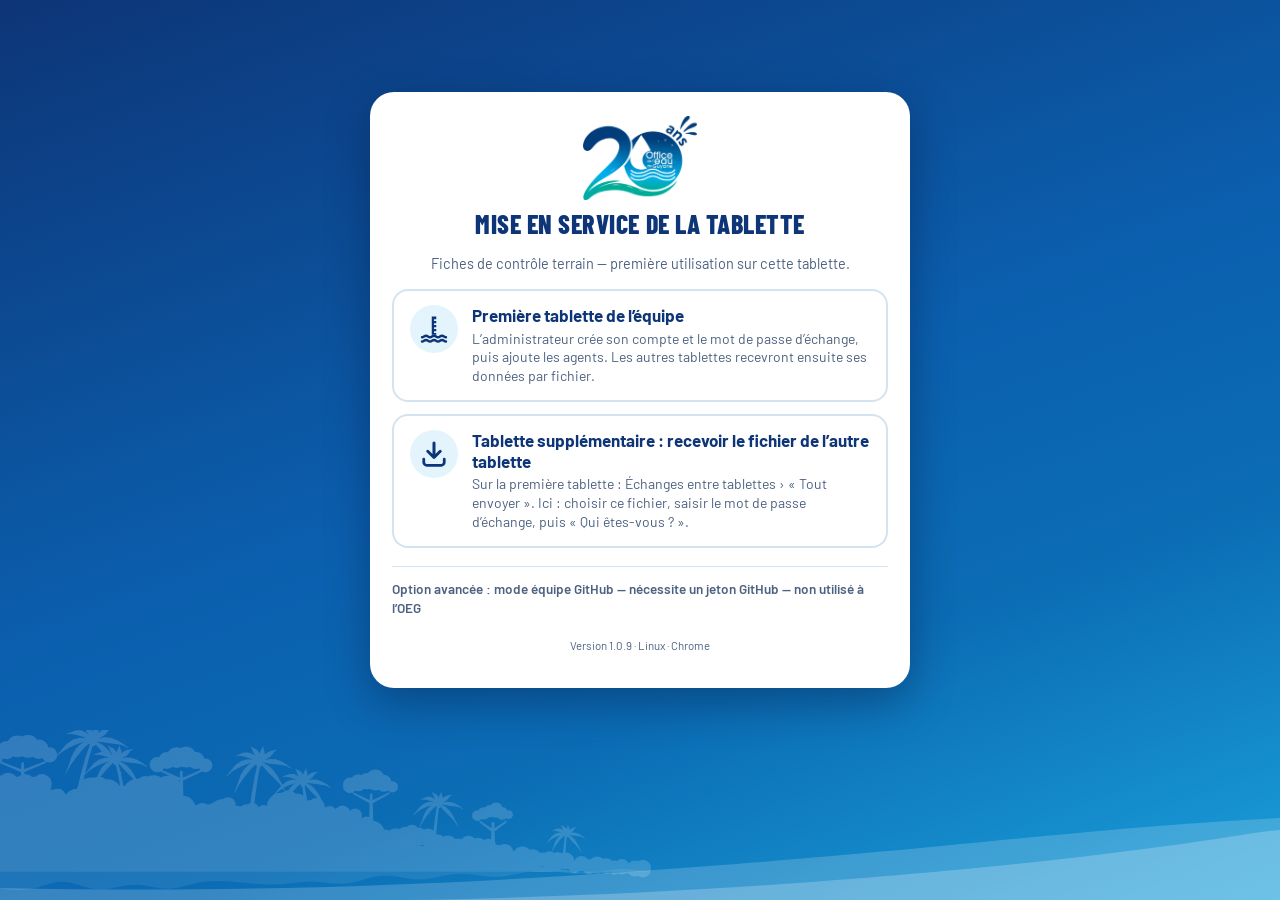
<file: index.html>
<!DOCTYPE html>
<html lang="fr">
<head>
<meta charset="utf-8">
<meta name="viewport" content="width=device-width,initial-scale=1,viewport-fit=cover,interactive-widget=resizes-content">
<meta name="theme-color" content="#0d3577">
<meta name="description" content="Fiches de contrôle terrain des prestations de prélèvement (cours d’eau, eaux souterraines, suivi biologique) — Office de l’Eau de Guyane. Fonctionne hors connexion.">
<meta name="mobile-web-app-capable" content="yes">
<meta name="apple-mobile-web-app-capable" content="yes">
<meta name="apple-mobile-web-app-title" content="Contrôle OEG">
<title>Fiches de contrôle terrain — OEG</title>
<link rel="manifest" href="manifest.webmanifest">
<link rel="icon" href="icons/icon-192.png">
<link rel="apple-touch-icon" href="icons/icon-192.png">
<link rel="preload" href="fonts/Barlow-Regular.woff2" as="font" type="font/woff2" crossorigin>
<link rel="preload" href="fonts/Barlow-SemiBold.woff2" as="font" type="font/woff2" crossorigin>
<link rel="preload" href="fonts/Barlow-Bold.woff2" as="font" type="font/woff2" crossorigin>
<link rel="preload" href="fonts/BarlowCondensed-ExtraBold.woff2" as="font" type="font/woff2" crossorigin>
<link rel="stylesheet" href="vendor/leaflet/leaflet.css">
<link rel="stylesheet" href="styles.css">
<link rel="stylesheet" href="css/sheet.css">
<link rel="stylesheet" href="css/audit-sheet.css">
<link rel="stylesheet" href="css/station.css">
<link rel="stylesheet" href="css/attendus.css">
<script>
/* Filet de sécurité : toute erreur JavaScript non interceptée s'affiche en bandeau (même très tôt
   dans le chargement), au lieu d'un comportement silencieux incompréhensible sur le terrain. */
(function(){
  var seen=[];
  function show(msg){
    if(seen.indexOf(msg)!==-1)return;seen.push(msg);
    var line=document.createElement('div');
    line.setAttribute('role','alert');
    line.style.cssText='position:fixed;left:0;right:0;bottom:0;z-index:99999;background:#a3261f;color:#fff;padding:10px 14px;font:13px/1.4 -apple-system,Segoe UI,Roboto,Arial,sans-serif;display:flex;gap:10px';
    var t=document.createElement('div');t.style.flex='1';t.textContent='⚠ Erreur : '+msg+' — vos données déjà enregistrées sont conservées. Faites une capture de ce message si le problème persiste.';
    var b=document.createElement('button');b.textContent='×';b.style.cssText='background:none;border:0;color:#fff;font-size:22px';b.onclick=function(){line.remove()};
    line.appendChild(t);line.appendChild(b);(document.body||document.documentElement).appendChild(line);
  }
  window.addEventListener('error',function(e){if(e&&e.message)show(e.message+(e.filename?' ('+String(e.filename).split('/').pop()+':'+e.lineno+')':''))});
  window.addEventListener('unhandledrejection',function(e){var r=e&&e.reason;show(r&&r.message?r.message:String(r))});
})();
</script>
<script src="version.js"></script>
</head>
<body>
<div id="app"><div class="auth"><div class="auth-card"><img class="logo" src="icons/logo-oeg-rond.png" alt="Office de l’Eau de Guyane" width="84" height="84"><h1>Fiches de contrôle terrain</h1><p class="sub">Office de l’Eau de Guyane — chargement…</p></div></div></div>
<script>
/* Logo choisi en Administration (copie locale de js/ui/logo.js) : affiché dès le chargement. */
try{var oegLogo=JSON.parse(localStorage.getItem('oeg-ct:logo')||'null');if(oegLogo&&/^data:image\/png;base64,/.test(oegLogo.dataUrl)){var oegImg=document.querySelector('#app .logo');if(oegImg){oegImg.src=oegLogo.dataUrl;oegImg.className+=' is-custom';}}}catch(e){}
</script>
<div id="toast-root" aria-live="polite"></div>
<noscript><p style="padding:20px">Cette application nécessite JavaScript.</p></noscript>
<script src="vendor/leaflet/leaflet.js"></script>
<script type="module" src="js/main.js"></script>
<script>
if('serviceWorker' in navigator){
  window.addEventListener('load',function(){
    navigator.serviceWorker.register('sw.js',{scope:'./',updateViaCache:'none'}).then(function(reg){
      reg.update().catch(function(){});
      document.addEventListener('visibilitychange',function(){if(document.visibilityState==='visible')reg.update().catch(function(){})});
    }).catch(function(){});
  });
}
if(navigator.storage&&navigator.storage.persist){navigator.storage.persist().catch(function(){})}
</script>
</body>
</html>
</file>
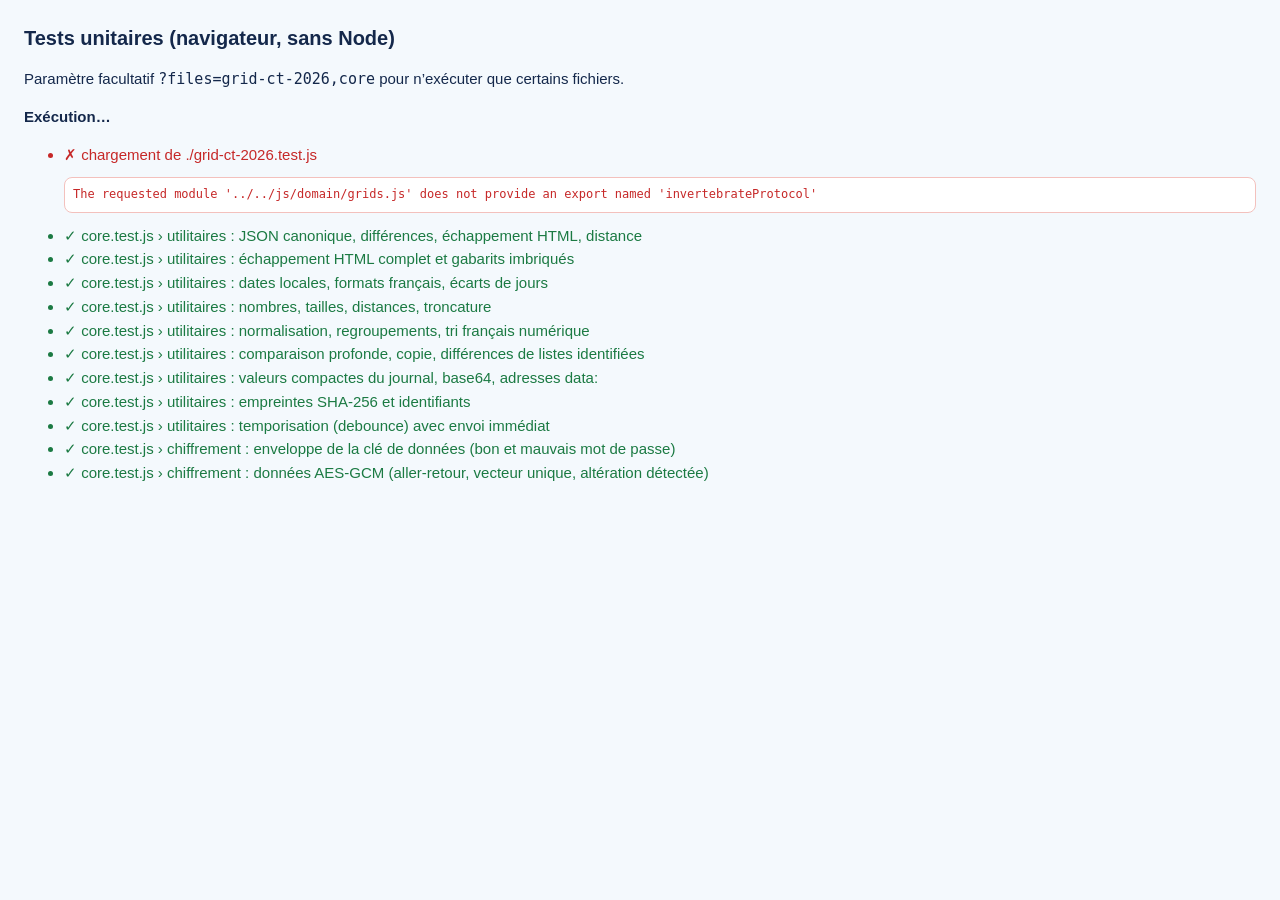
<file: tests/unit/index.html>
<!DOCTYPE html>
<html lang="fr">
<head>
<meta charset="utf-8">
<meta name="viewport" content="width=device-width,initial-scale=1">
<title>Tests unitaires — Fiches de contrôle terrain OEG</title>
<style>
  body{font:15px/1.45 -apple-system,"Segoe UI",Roboto,Arial,sans-serif;margin:24px;color:#14284b;background:#f4f9fd}
  h1{font-size:20px;margin:0 0 6px}
  #sum{font-weight:700;margin:10px 0 16px}
  .ok{color:#1b7a43}.ko{color:#c62828}
  li{margin:2px 0}
  pre{white-space:pre-wrap;background:#fff;border:1px solid #f3c1bd;border-radius:8px;padding:8px;font-size:12px}
</style>
</head>
<body>
<h1>Tests unitaires (navigateur, sans Node)</h1>
<p>Paramètre facultatif <code>?files=grid-ct-2026,core</code> pour n’exécuter que certains fichiers.</p>
<div id="sum">Exécution…</div>
<ul id="list"></ul>
<script type="module">
import { runAll, FILES } from './all.js';
const list = document.getElementById('list');
const only = new URLSearchParams(location.search).get('files');
const files = only ? only.split(',').map(f => `./${f.trim()}.test.js`) : FILES;
const res = await runAll({
  files,
  onResult(r) {
    const li = document.createElement('li');
    li.className = r.ok ? 'ok' : 'ko';
    li.textContent = (r.ok ? '✓ ' : '✗ ') + (r.file ? r.file.replace('./', '') + ' › ' : '') + r.name;
    if (!r.ok) { const pre = document.createElement('pre'); pre.textContent = r.error; li.appendChild(pre); }
    list.appendChild(li);
  }
});
document.getElementById('sum').textContent = `${res.passed} réussi(s), ${res.failed} échec(s)`;
document.getElementById('sum').className = res.failed ? 'ko' : 'ok';
window.__UNIT_RESULTS__ = res;
</script>
</body>
</html>
</file>
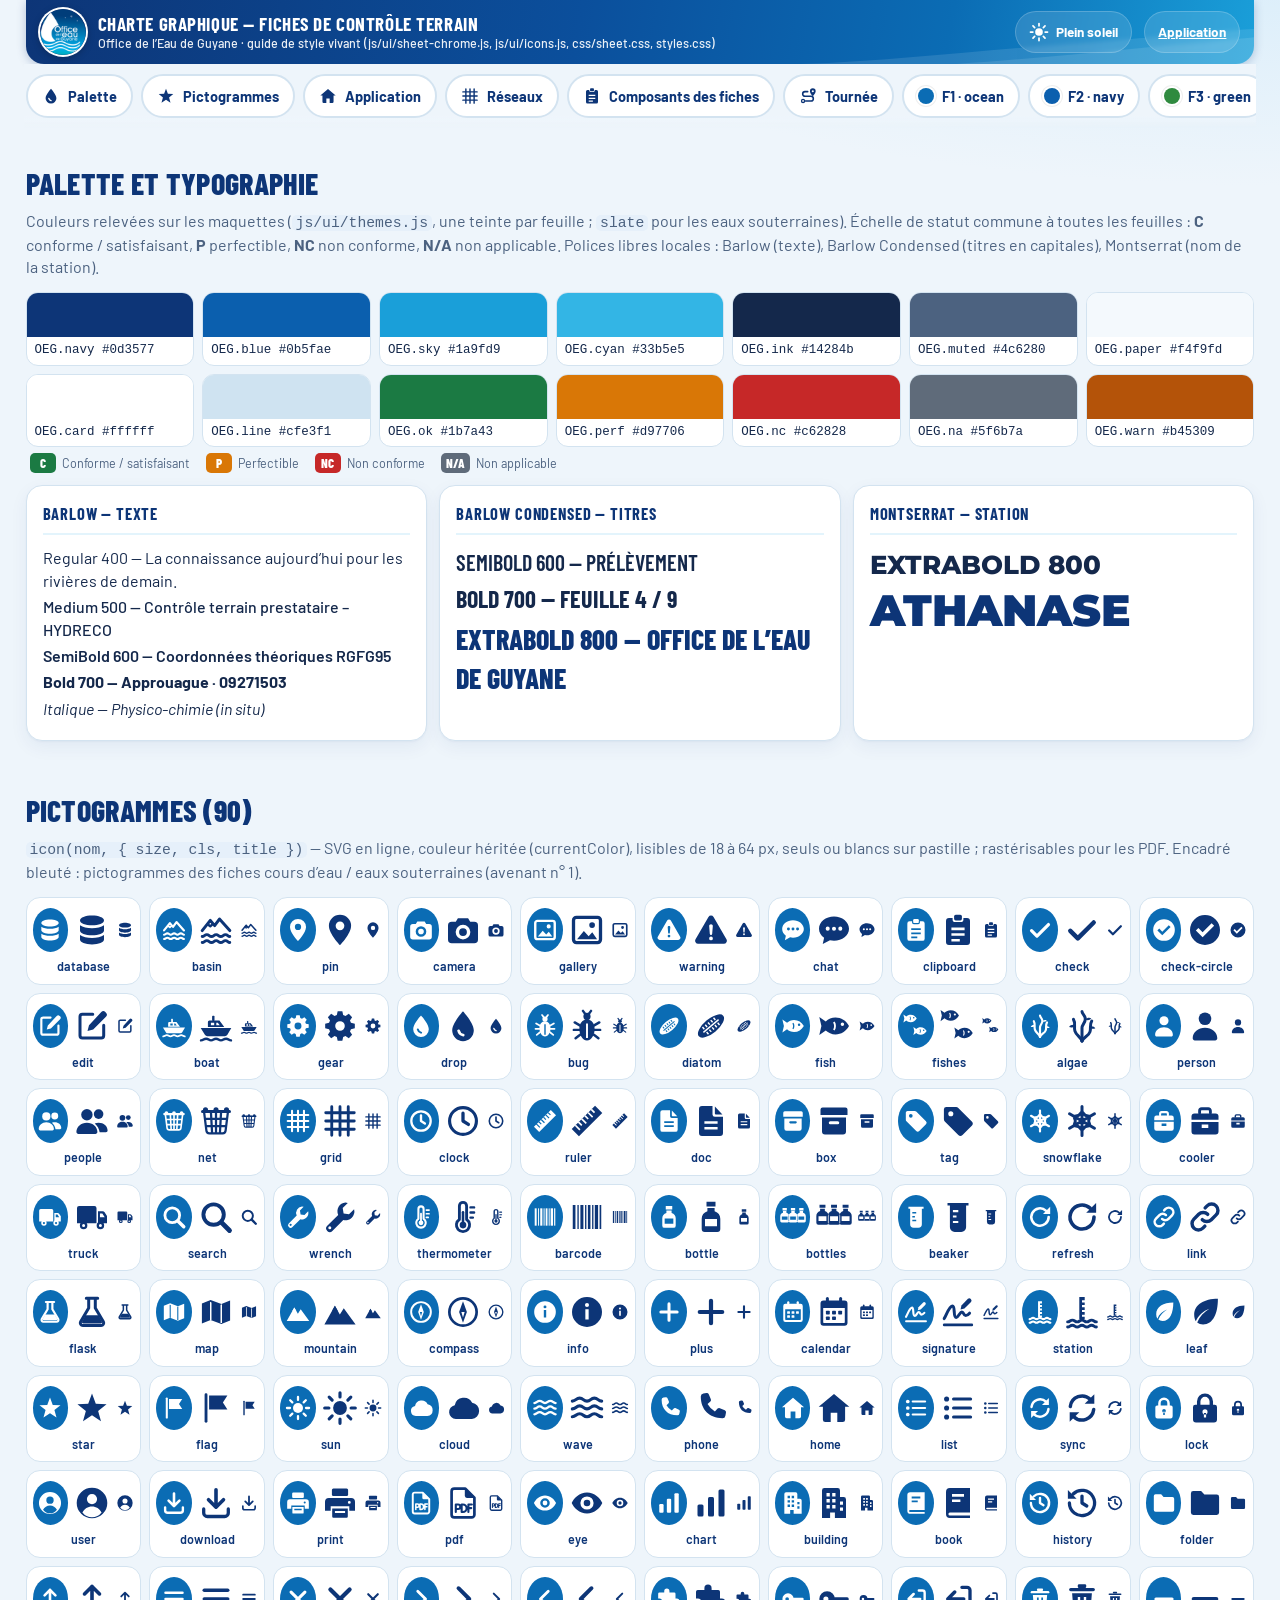
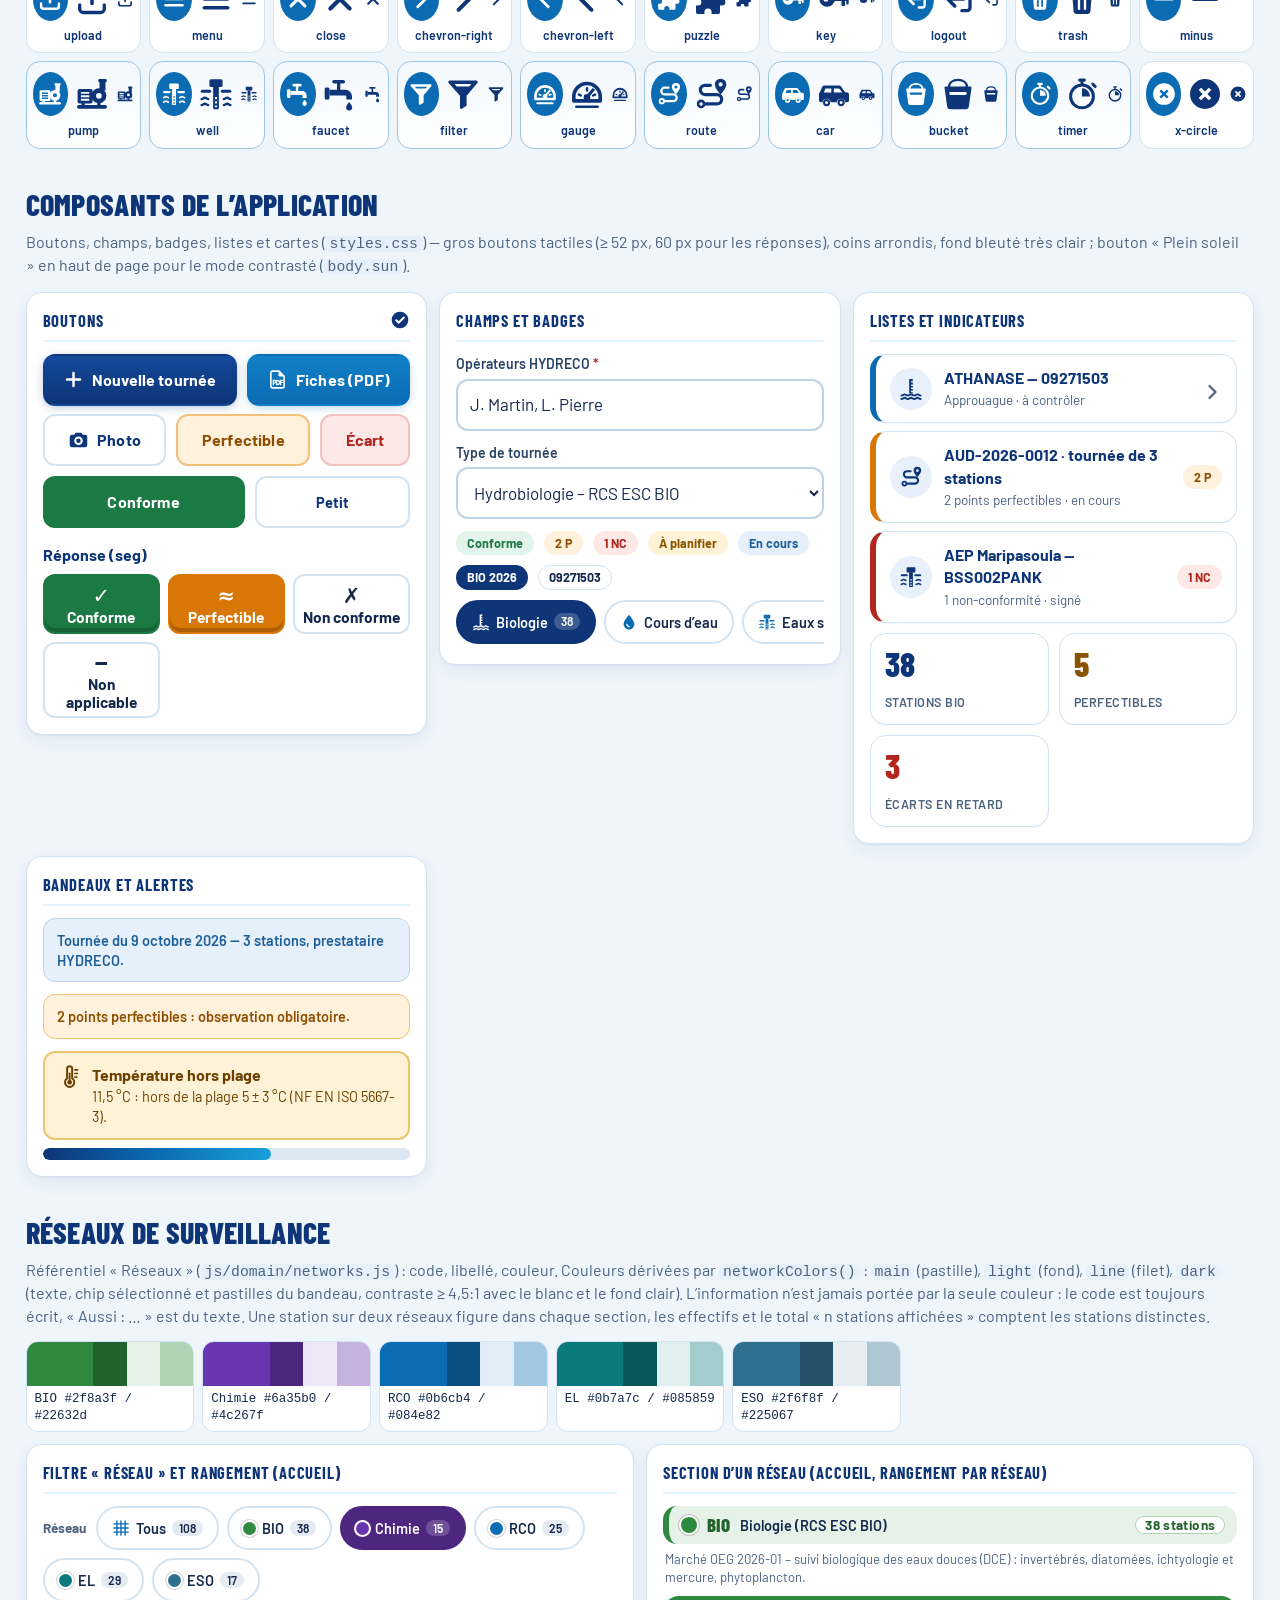
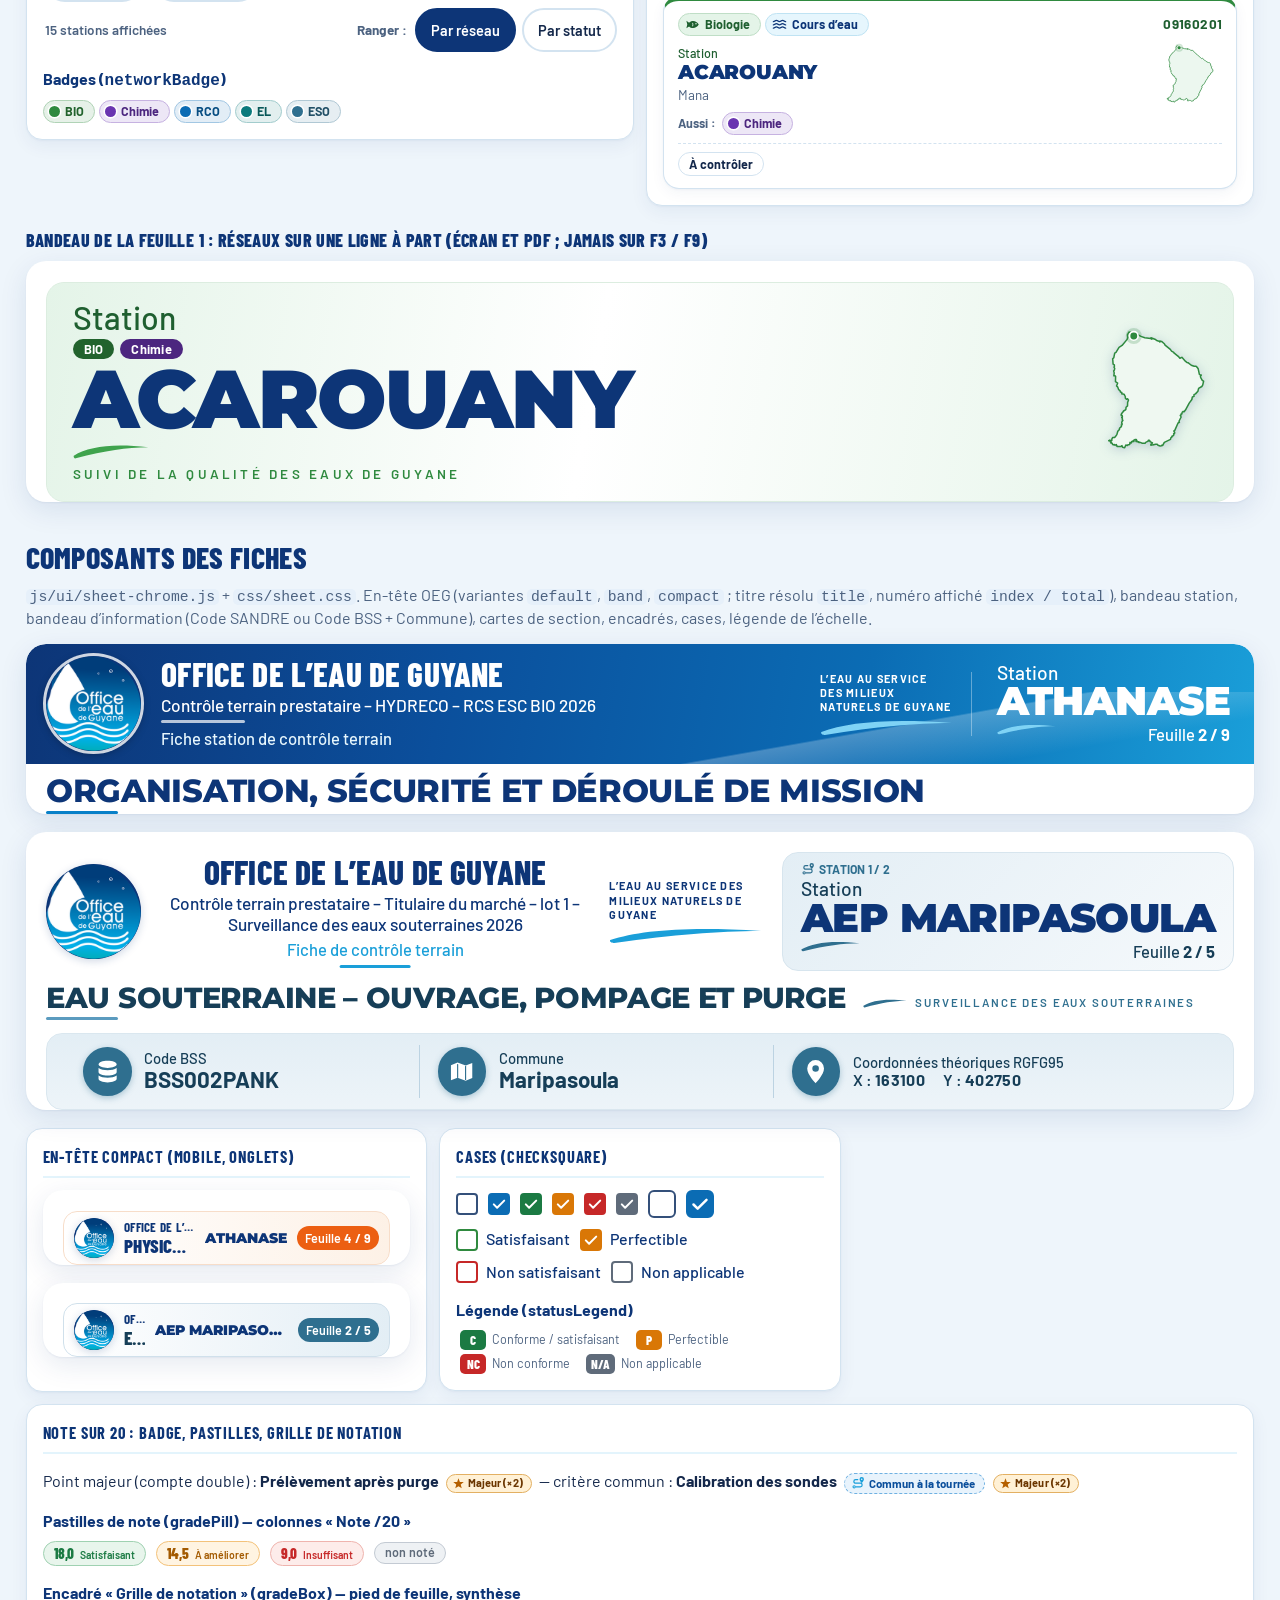
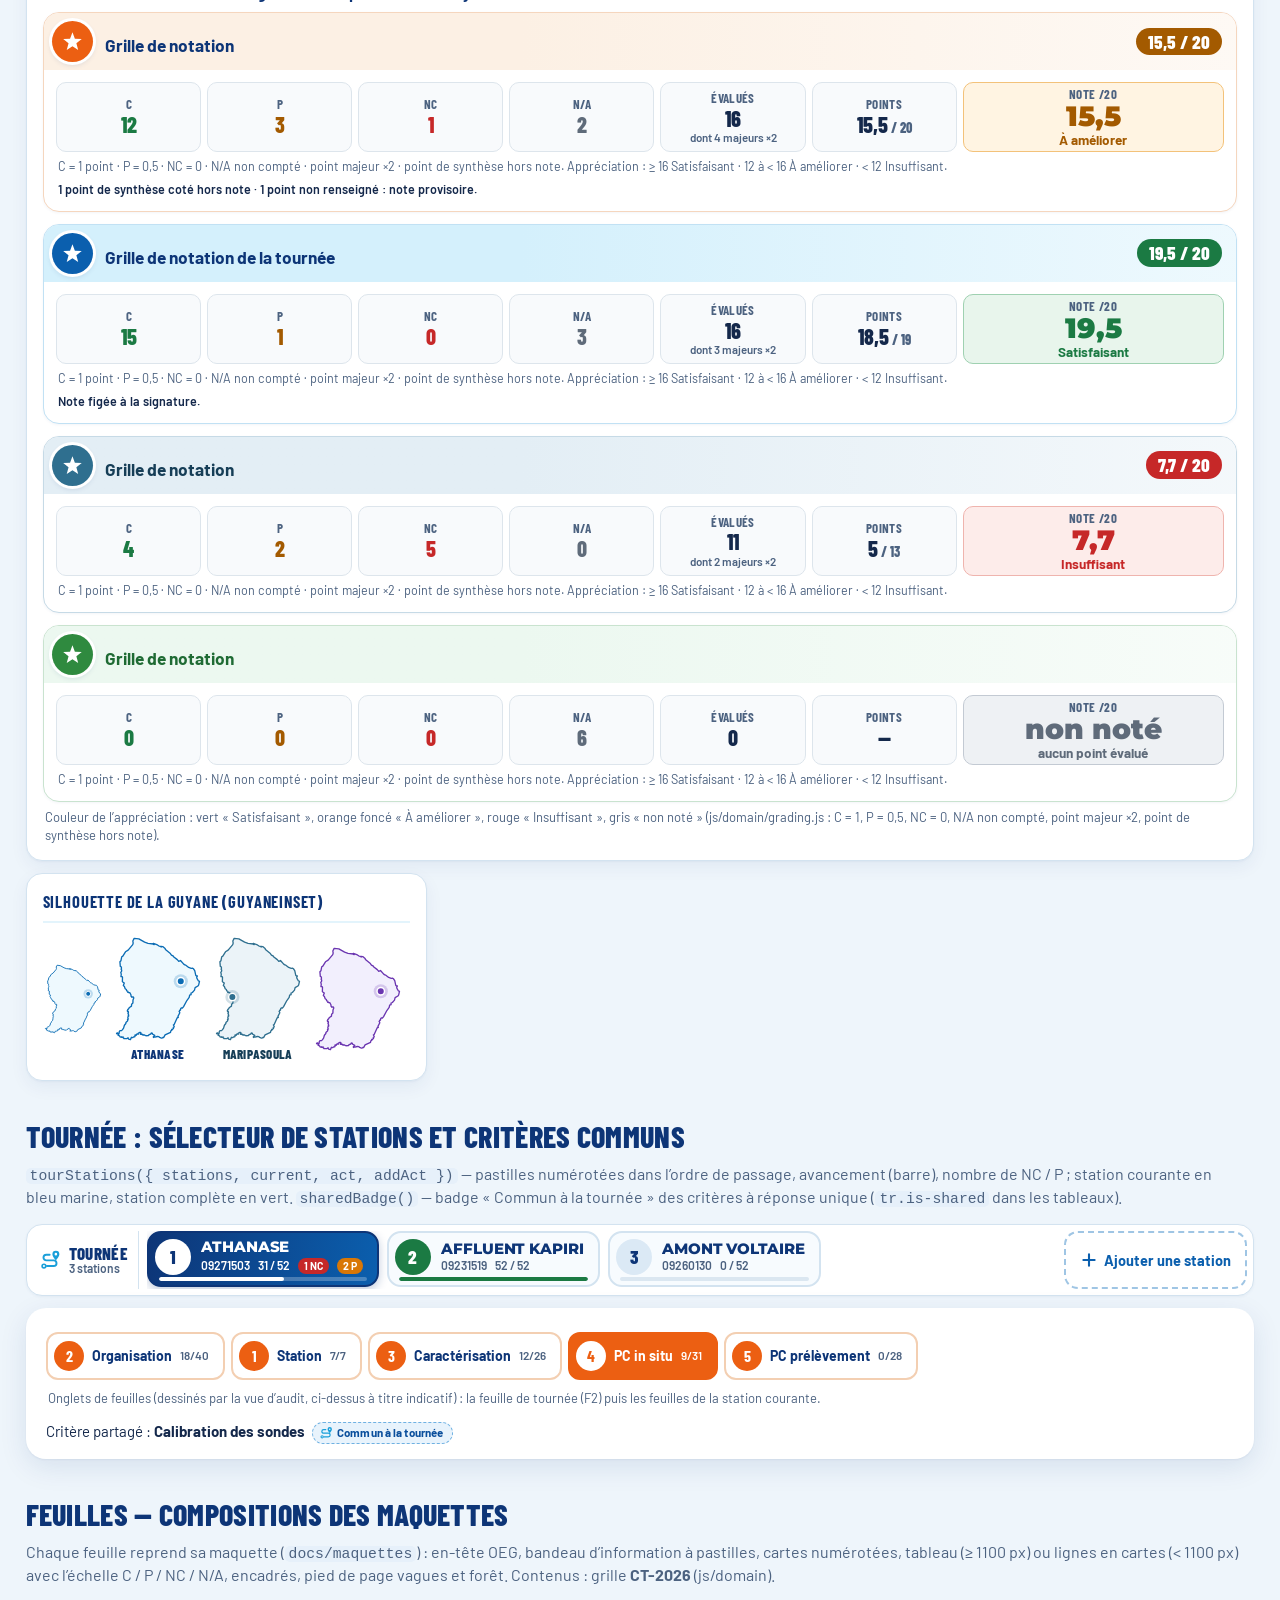
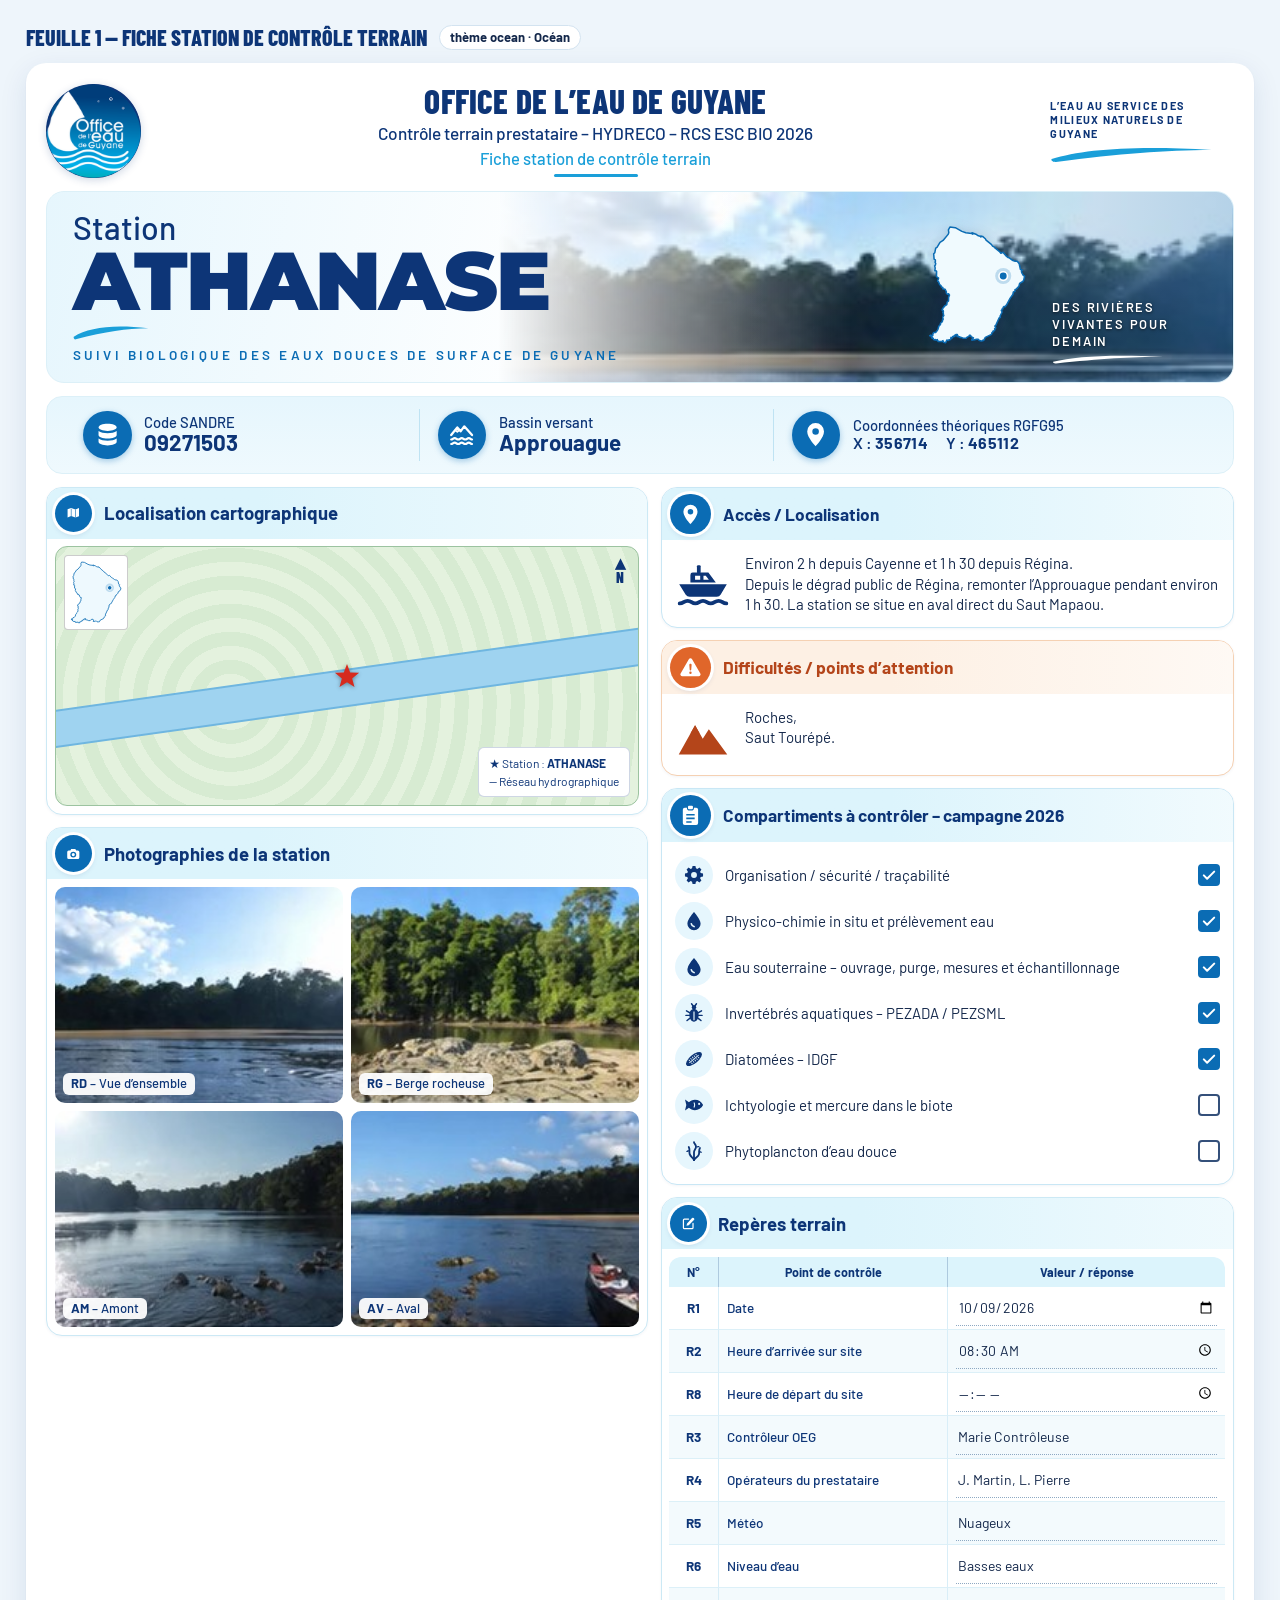
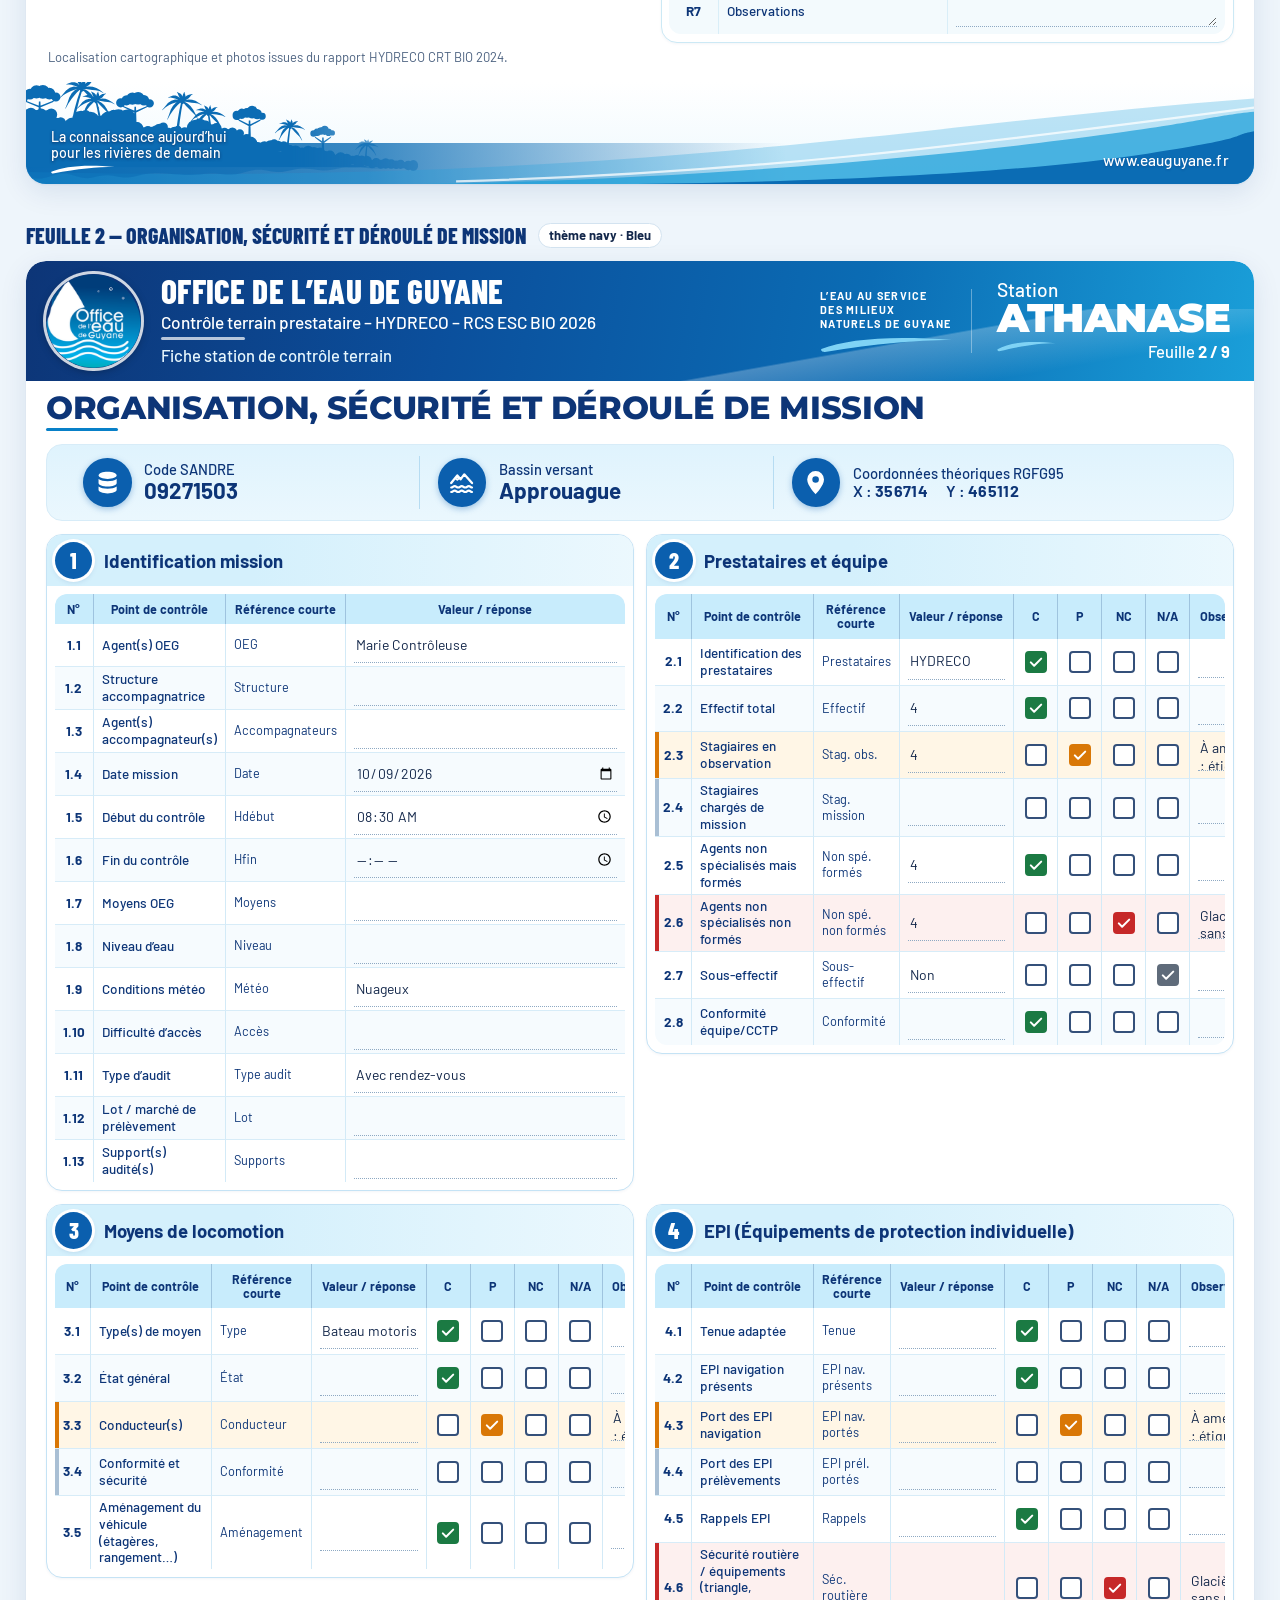
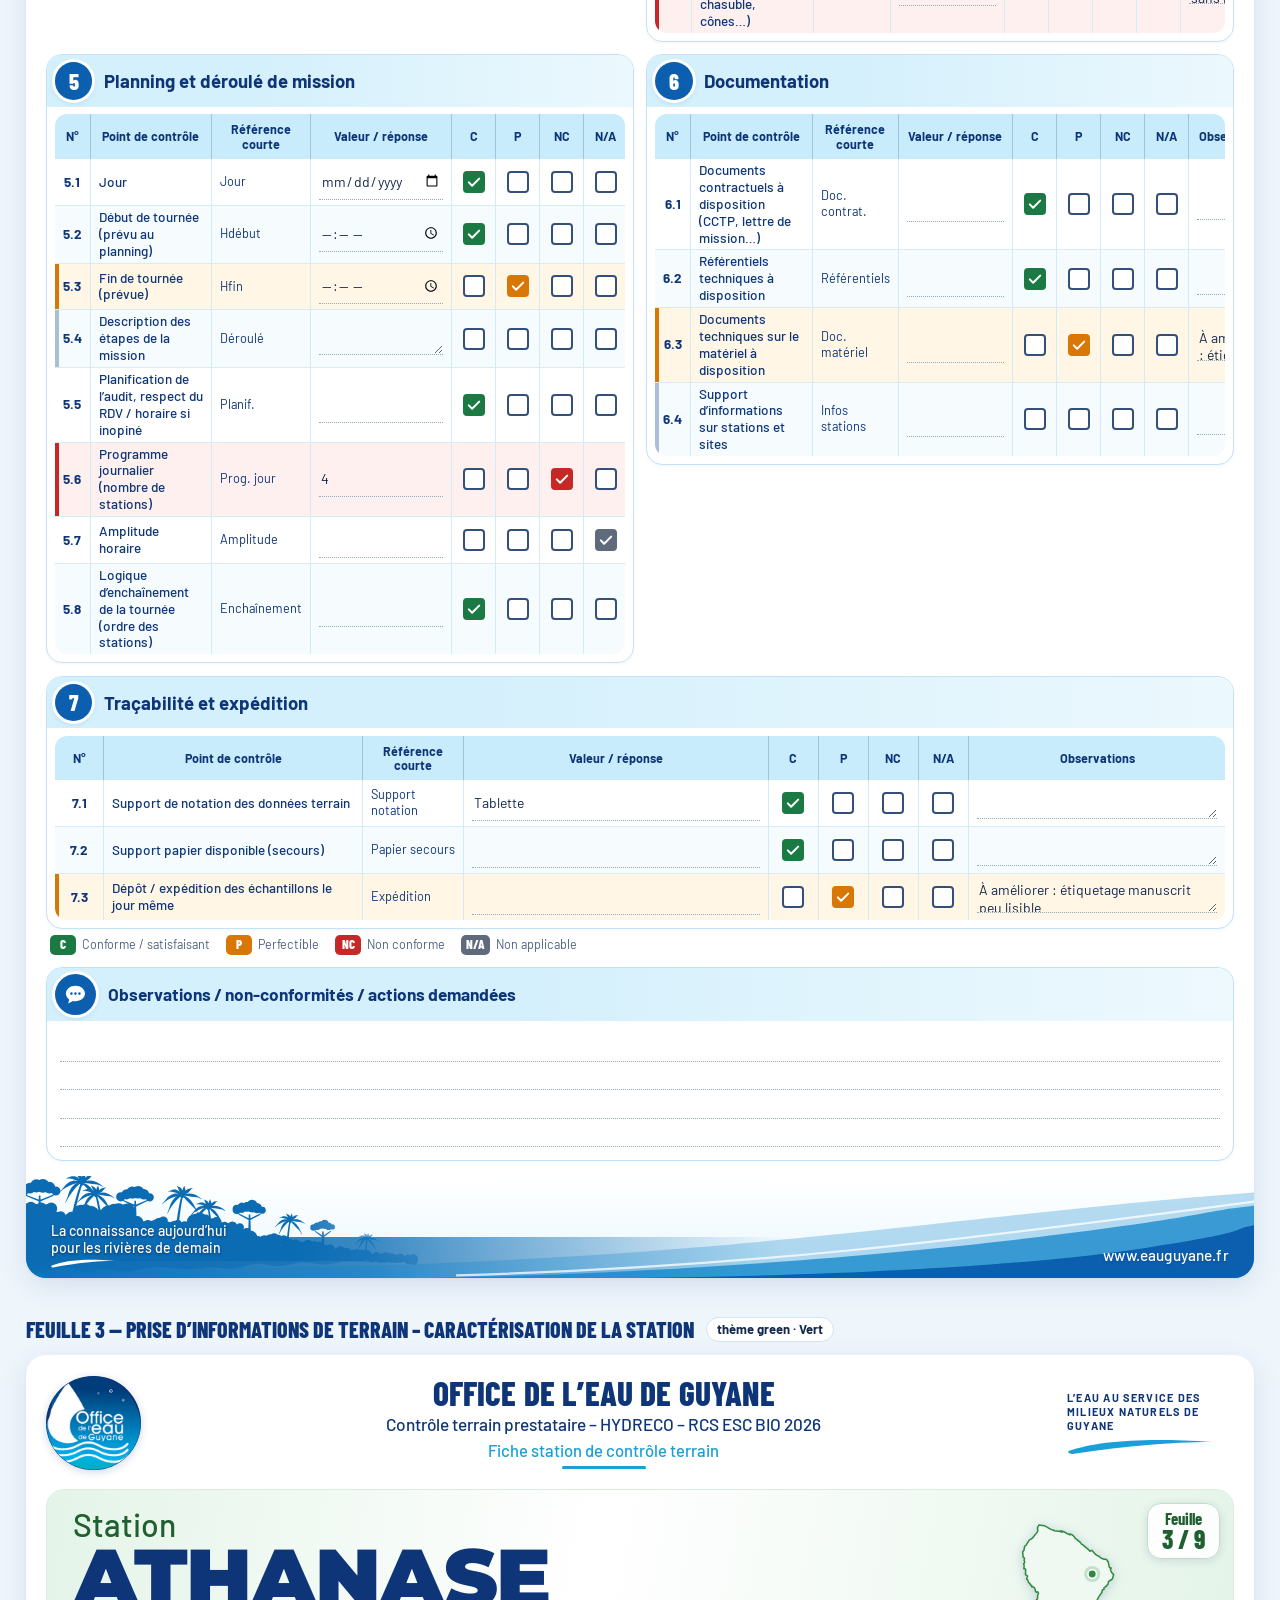
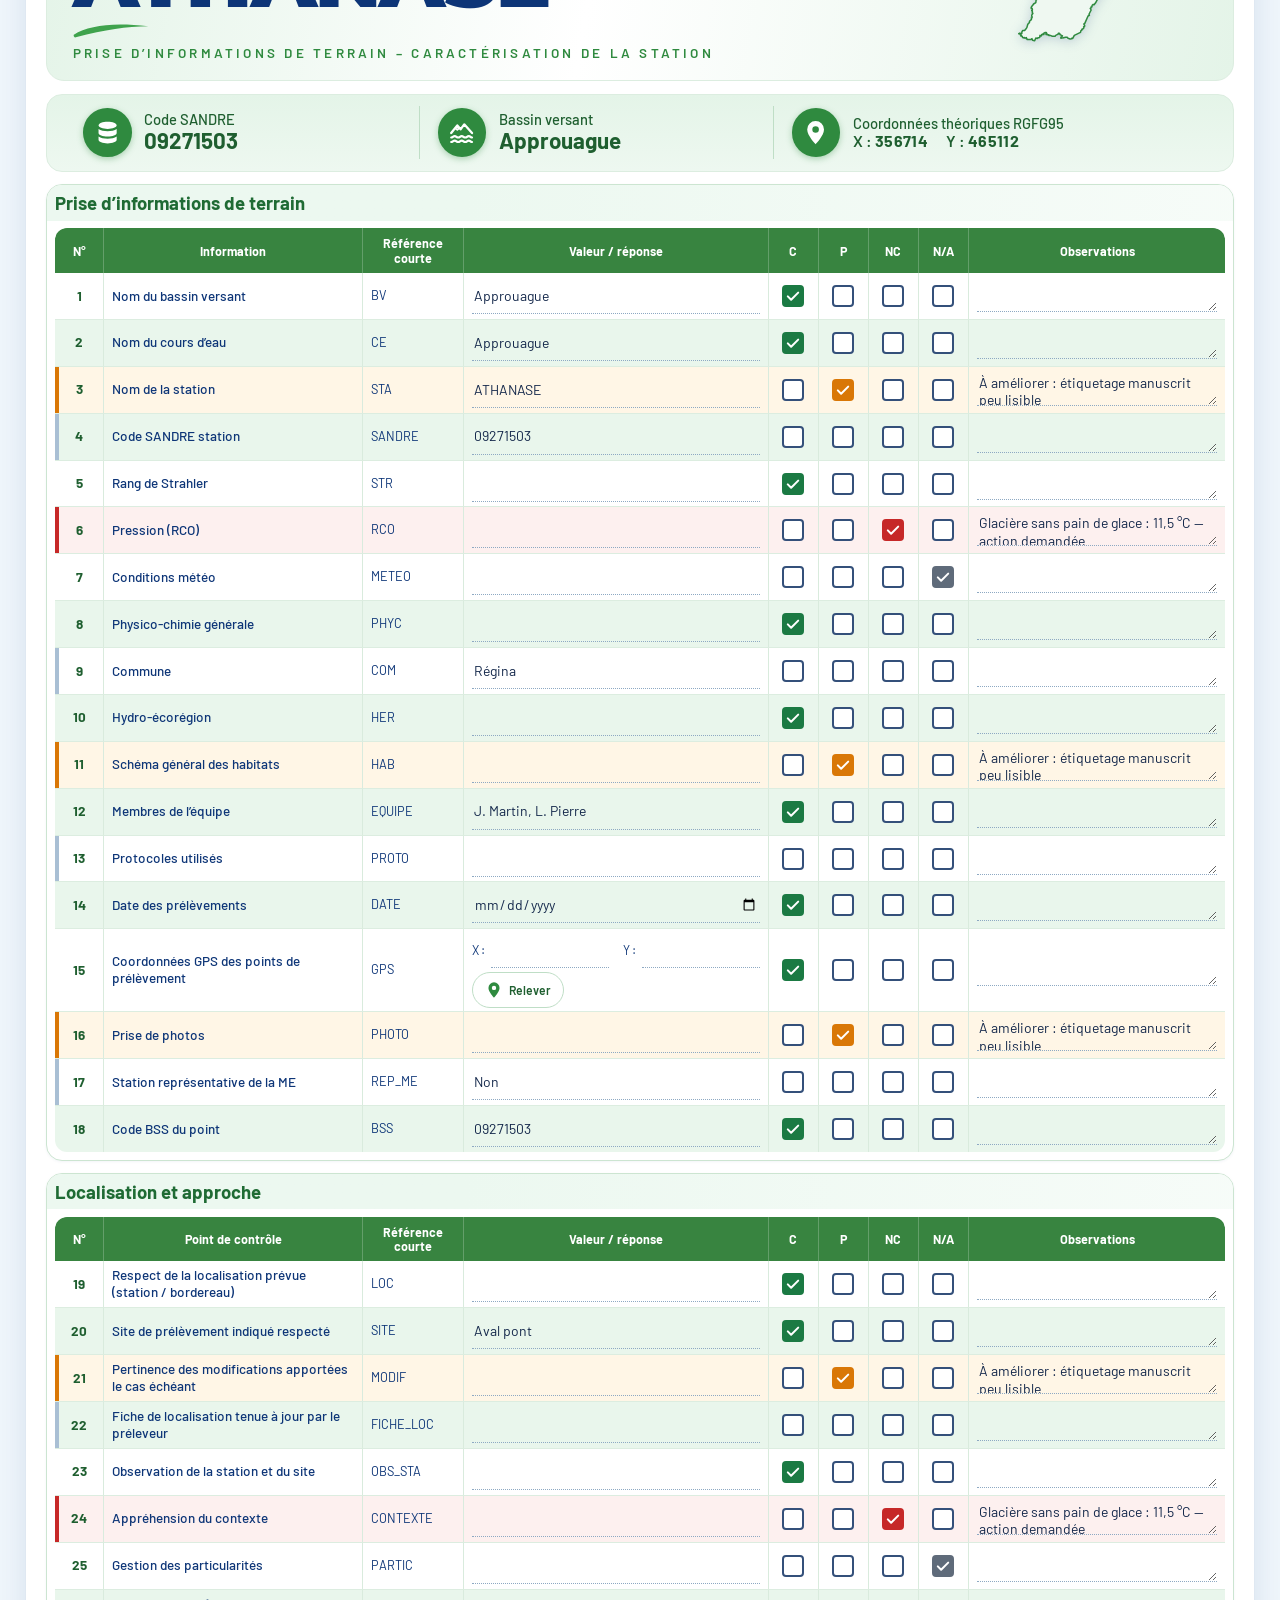
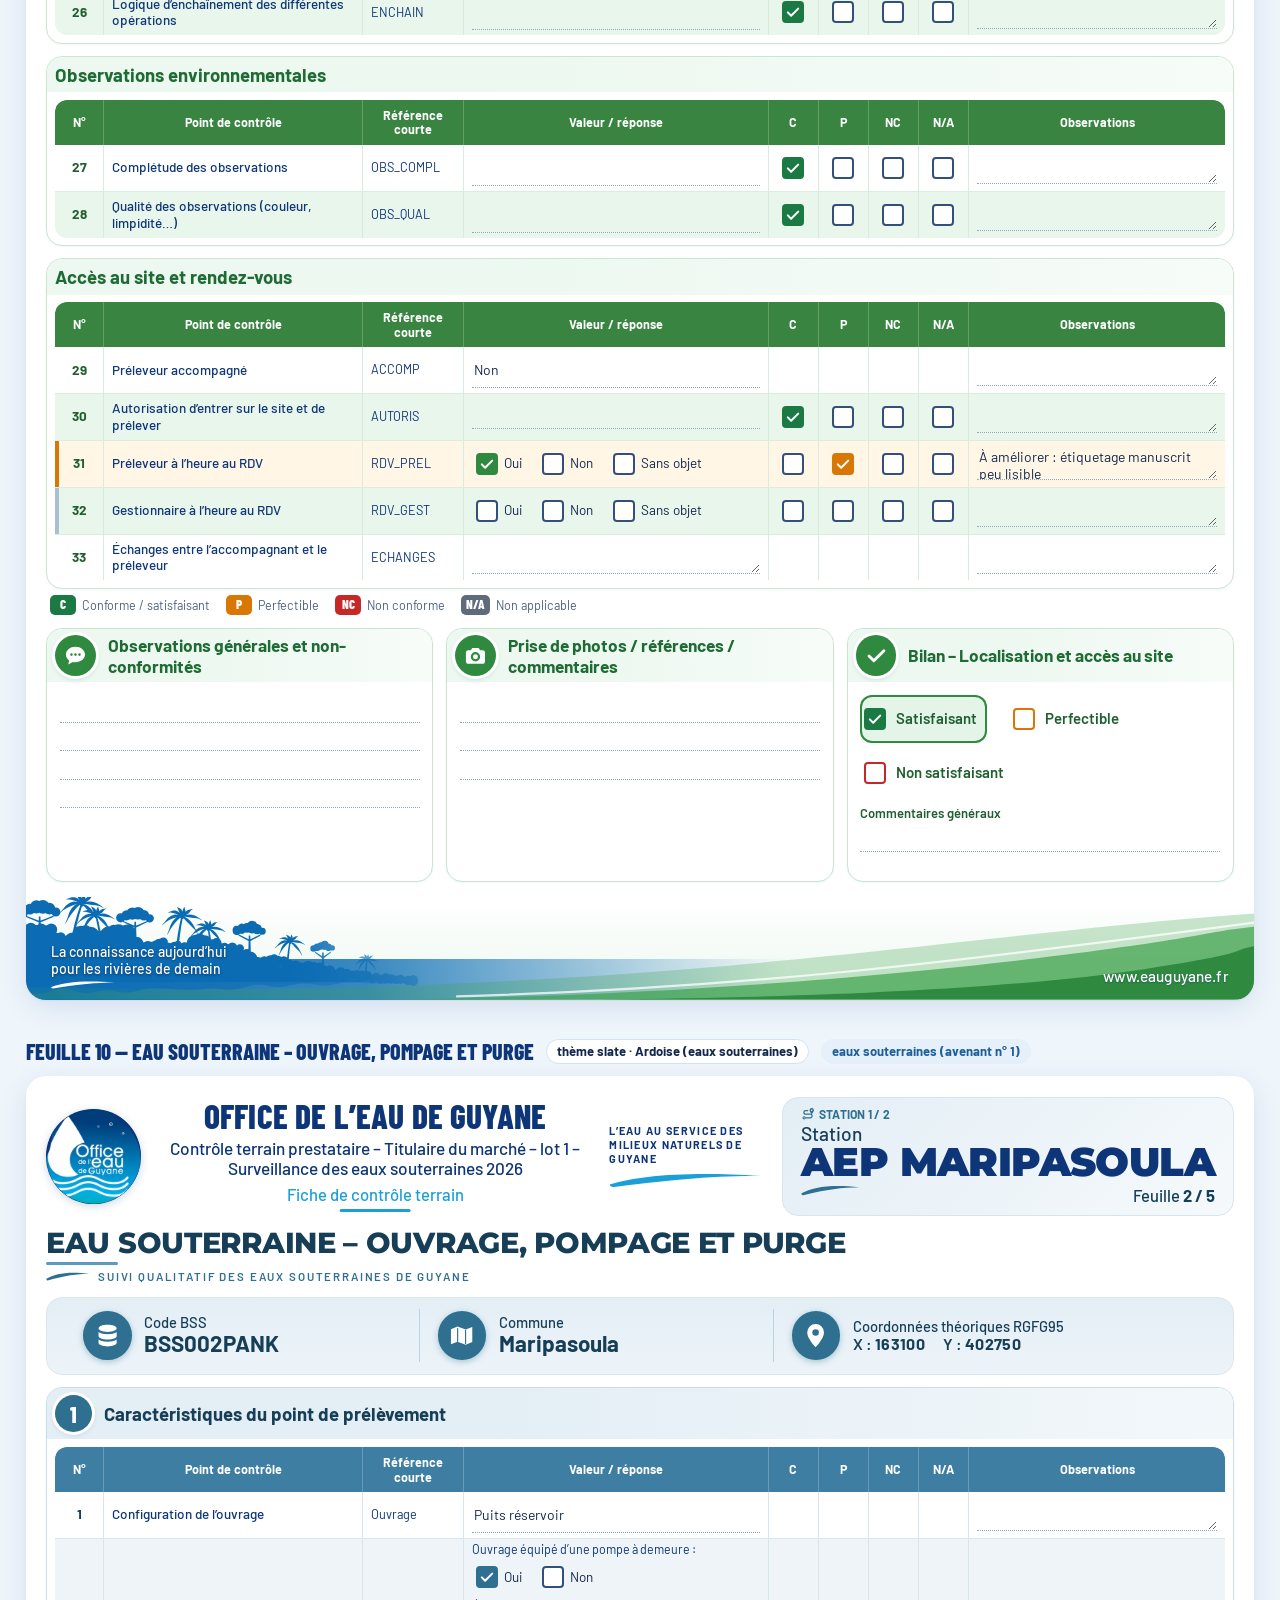
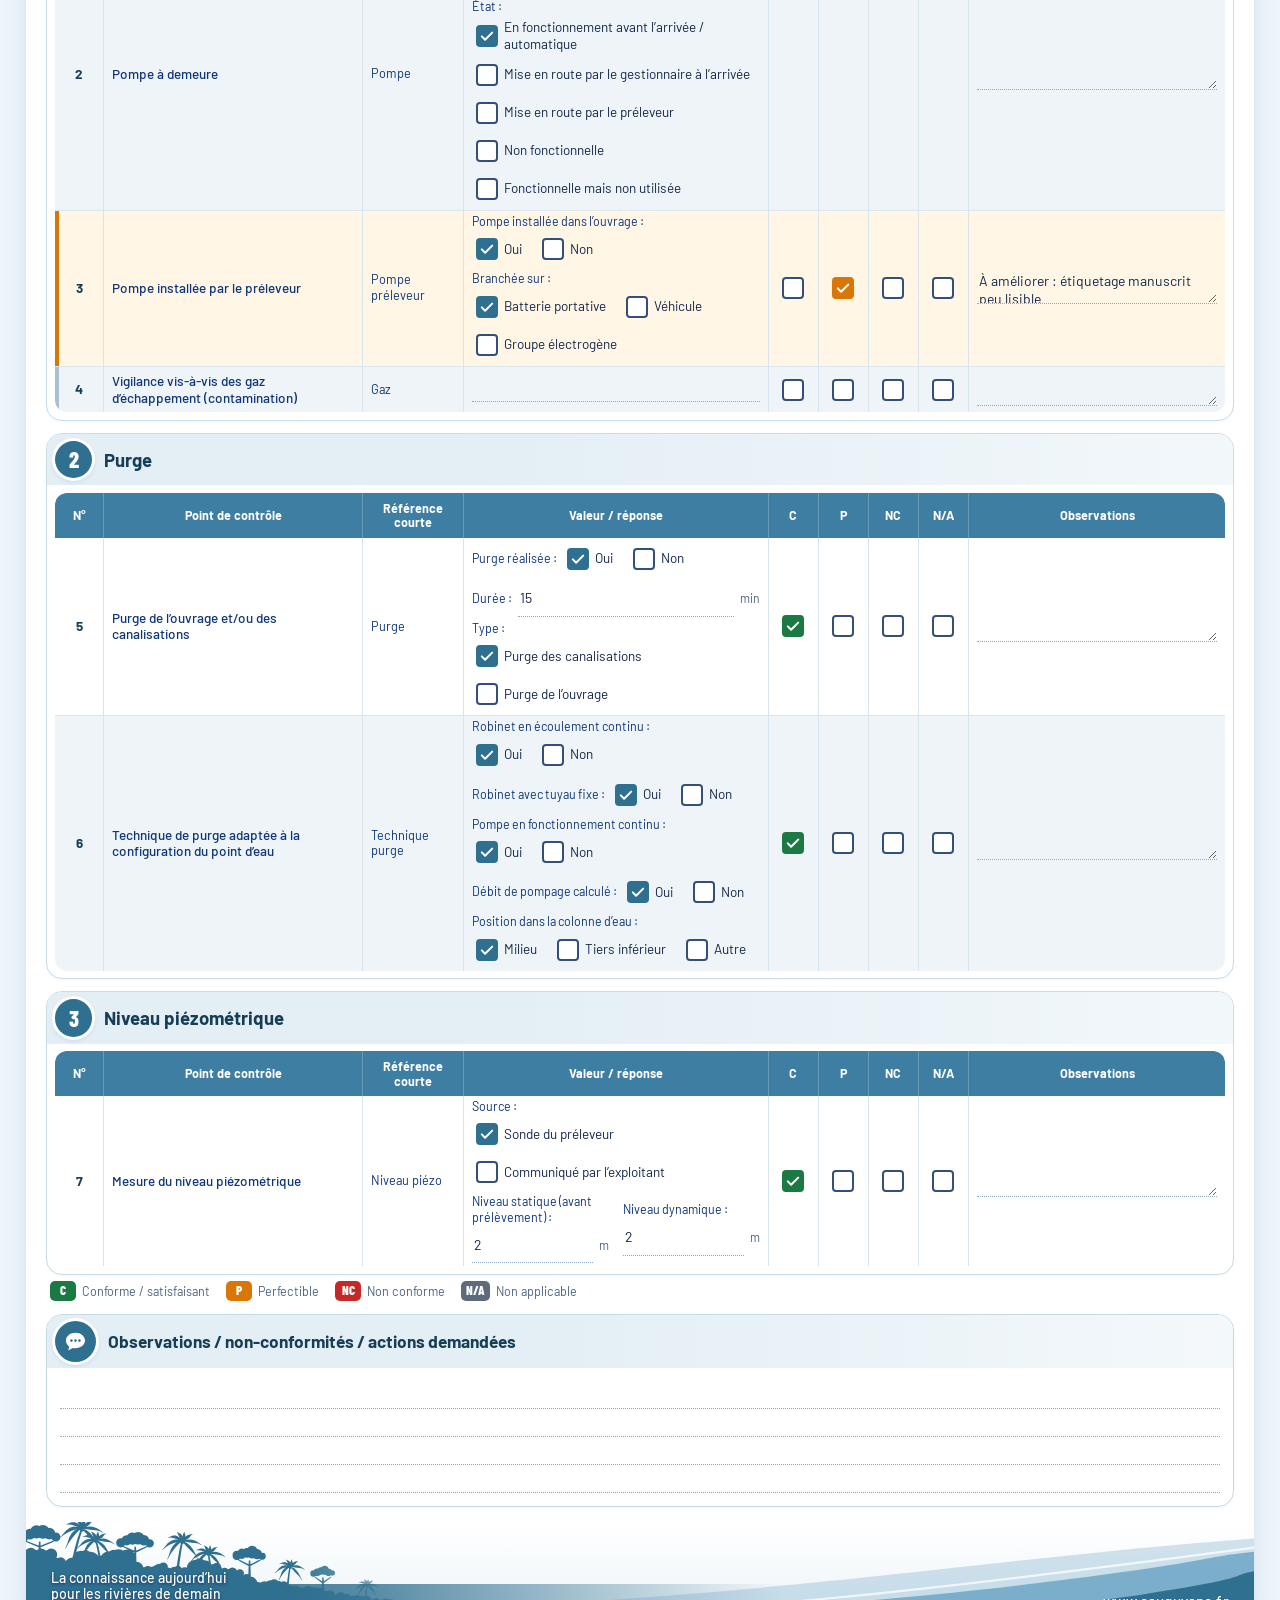
<file: docs/charte.html>
<!DOCTYPE html>
<html lang="fr">
<head>
<meta charset="utf-8">
<meta name="viewport" content="width=device-width,initial-scale=1,viewport-fit=cover">
<meta name="theme-color" content="#0d3577">
<title>Charte graphique — Fiches de contrôle terrain OEG</title>
<link rel="icon" href="../icons/icon-192.png">
<link rel="stylesheet" href="../styles.css">
<link rel="stylesheet" href="../css/sheet.css">
<link rel="stylesheet" href="../css/station.css">
<style>
/* Mise en page propre à ce guide de style (préfixe cg-) ; tout le reste vient de styles.css, css/sheet.css et
   css/station.css (accueil rangé par réseau).
   Ce guide est « vivant » : il assemble les vrais composants (js/ui/sheet-chrome.js, js/ui/icons.js) et,
   quand elle est disponible, la vraie grille « en feuilles » (js/domain/default-grids.js). */
body{padding-bottom:40px}
.cg-wrap{max-width:1640px;margin:0 auto;padding:0 clamp(10px,2vw,28px) 40px}
.cg-top{position:relative;top:auto;z-index:1;border-radius:0 0 18px 18px}
.cg-nav{position:sticky;top:0;z-index:20;display:flex;gap:8px;overflow-x:auto;padding:10px 2px 10px;margin:0 -2px;scrollbar-width:thin;background:linear-gradient(var(--paper) 80%,transparent)}
.cg-nav a{flex:none;display:inline-flex;align-items:center;gap:8px;min-height:44px;padding:6px 14px;border-radius:999px;background:#fff;border:2px solid var(--line);text-decoration:none;color:var(--brand);font-weight:700;font-size:14.5px}
.cg-nav a i{width:16px;height:16px;border-radius:50%;display:inline-block;box-shadow:0 0 0 2px #fff,0 0 0 3px #0001}
.cg-nav a .ico{width:18px;height:18px}
.cg-h2{font-family:var(--font-cond);font-weight:800;text-transform:uppercase;color:var(--brand);font-size:clamp(22px,2.4vw,30px);margin:34px 0 6px;letter-spacing:.01em;scroll-margin-top:70px}
.cg-h3{font-family:var(--font-cond);font-weight:800;text-transform:uppercase;color:var(--brand);font-size:18px;margin:22px 0 8px;letter-spacing:.02em}
.cg-lead{color:var(--muted);margin:0 0 14px;max-width:76em}
.cg-lead code,.cg-note code{font-size:.92em;background:#e6f0fa;border-radius:5px;padding:0 4px}
.cg-swatches{display:grid;grid-template-columns:repeat(auto-fill,minmax(150px,1fr));gap:8px;margin:10px 0 4px}
.cg-sw{border-radius:12px;overflow:hidden;border:1px solid var(--line);background:#fff;font-size:12.5px}
.cg-sw b{display:block;height:44px}
.cg-sw span{display:block;padding:5px 8px;font-family:"SFMono-Regular",Consolas,monospace;overflow-wrap:anywhere}
.cg-type{display:grid;grid-template-columns:repeat(auto-fit,minmax(min(100%,300px),1fr));gap:12px}
.cg-type .card p{margin:4px 0}
.cg-icons{display:grid;grid-template-columns:repeat(auto-fill,minmax(112px,1fr));gap:8px}
.cg-icon{background:#fff;border:1px solid var(--line);border-radius:14px;padding:10px 6px 8px;text-align:center;color:#0d3577;font-size:12.5px;font-weight:600}
.cg-icon.new{border-color:#9fc5e4;background:linear-gradient(180deg,#f2f8fd,#fff)}
.cg-icon .pills{display:flex;gap:6px;align-items:center;justify-content:center;margin-bottom:6px}
.cg-icon .pill{display:grid;place-items:center;width:44px;height:44px;border-radius:50%;background:#0b6cb4;color:#fff}
.cg-demo{display:grid;grid-template-columns:repeat(auto-fit,minmax(min(100%,360px),1fr));gap:12px;align-items:start}
.cg-demo>.card{margin:0}
.cg-stack>*+*{margin-top:12px}
.cg-sheet-h{display:flex;align-items:center;flex-wrap:wrap;gap:8px 12px;margin:36px 0 10px;scroll-margin-top:70px}
.cg-sheet-h h2{margin:0;font-family:var(--font-cond);font-weight:800;text-transform:uppercase;color:var(--brand);font-size:22px}
.cg-sheet-h .badge{font-size:13px}
.cg-note{font-size:13px;color:var(--muted);margin:6px 2px 0}
.cg-more{margin:2px 4px;font-size:13px;color:var(--oeg-muted);font-style:italic}
.cg-cols2{display:grid;grid-template-columns:1fr;gap:clamp(8px,1vw,14px);align-items:start}
.cg-cols2>*,.cg-f1>*,.cg-kit-grid>*{min-width:0}
@media(min-width:1100px){.cg-cols2{grid-template-columns:1fr 1fr}.cg-cols2>.cg-span{grid-column:1 / -1}}
/* Feuille 1 (démonstration de composition ; la vraie fiche station est js/views/station-sheet.js) */
.cg-f1{display:grid;grid-template-columns:1fr;gap:clamp(8px,1vw,14px);align-items:start}
@media(min-width:900px){.cg-f1{grid-template-columns:1.05fr 1fr}}
.cg-map{position:relative;min-height:260px;border-radius:12px;overflow:hidden;background:
  repeating-radial-gradient(circle at 30% 60%,#d7ebd2 0 14px,#e4f2de 14px 28px);border:1.5px solid #9cc3a0;display:grid;place-items:center}
.cg-map::before{content:"";position:absolute;left:-10%;right:-10%;top:48%;height:34px;background:#9fd3f0;transform:rotate(-8deg);border-radius:20px;box-shadow:0 0 0 2px #6fb6e0}
.cg-map .cg-star{position:relative;z-index:1;display:grid;place-items:center;width:34px;height:34px;color:#d62a1e;filter:drop-shadow(0 1px 2px #0006)}
.cg-map .guyane-inset{position:absolute;left:8px;top:8px;background:#fff;border:1px solid #0003;padding:4px;border-radius:4px}
.cg-map .cg-legend{position:absolute;right:8px;bottom:8px;background:#fff;border:1px solid #0d357733;border-radius:6px;padding:6px 10px;font-size:12px;line-height:1.5;color:#0d3577}
.cg-map .cg-north{position:absolute;right:12px;top:8px;font-family:var(--f-cond);font-weight:800;color:#0d3577;text-align:center;line-height:1}
.cg-photos{display:grid;grid-template-columns:1fr 1fr;gap:8px}
.cg-photos figure{position:relative;margin:0;border-radius:10px;overflow:hidden;aspect-ratio:4/3;background:#cfe6f3}
.cg-photos img{width:100%;height:100%;object-fit:cover;display:block}
.cg-photos figcaption{position:absolute;left:8px;bottom:8px;background:#fffffff0;color:#0d3577;border-radius:6px;padding:2px 8px;font-size:13px;font-weight:500}
.cg-photos figcaption b{font-weight:700}
.cg-access{display:flex;gap:14px;align-items:flex-start}
.cg-access>.ico{flex:none;color:var(--th-dark)}
.cg-comp{list-style:none;margin:0;padding:0;display:grid;gap:6px}
.cg-comp li{display:flex;align-items:center;gap:12px;min-height:40px}
.cg-comp .pill{flex:none;display:grid;place-items:center;width:38px;height:38px;border-radius:50%;background:var(--th-light);color:var(--th-dark)}
.cg-comp .pill .ico{width:22px;height:22px}
.cg-comp li>span:nth-child(2){flex:1}
/* Module « appareils de mesure » (feuille 4) */
.cg-instr{display:grid;grid-template-columns:repeat(auto-fit,minmax(min(100%,210px),1fr));gap:clamp(6px,.8vw,12px)}
.cg-instr .sec-no.is-txt{font-size:15px}
.cg-kv{display:grid;gap:2px;font-size:14px}
.cg-kv>div{display:flex;gap:6px;align-items:baseline}
.cg-kv>div>span{white-space:nowrap;color:var(--th-dark)}
.cg-kv>div>i{flex:1;border-bottom:1.5px dotted var(--oeg-dots);min-height:20px}
.cg-section-title{display:flex;align-items:center;gap:10px;font-weight:700;font-size:clamp(16px,1.45vw,22px);color:var(--th-bar-text,#0d3577)}
.cg-section-title .bc-ic{width:clamp(34px,2.9vw,44px)}
.cg-kit-grid{display:grid;grid-template-columns:repeat(auto-fit,minmax(min(100%,420px),1fr));gap:clamp(8px,1vw,14px);align-items:start}
.cg-tabs{display:flex;gap:6px;overflow-x:auto;padding:4px 0;scrollbar-width:thin}
.cg-tab{flex:none;display:inline-flex;align-items:center;gap:8px;min-height:48px;padding:4px 14px 4px 6px;border-radius:12px;border:2px solid var(--th-line);background:#fff;font-weight:700;color:var(--th-dark);font-size:14px}
.cg-tab b{display:grid;place-items:center;width:30px;height:30px;border-radius:50%;background:var(--th-main);color:#fff;font-family:var(--f-cond);font-size:16px}
.cg-tab small{font-weight:600;color:var(--oeg-muted)}
.cg-tab.sel{background:var(--th-main);border-color:var(--th-main);color:#fff}.cg-tab.sel b{background:#fff;color:var(--th-main)}.cg-tab.sel small{color:#fff}
@media print{.cg-top,.cg-nav,.cg-h2,.cg-h3,.cg-lead,.cg-sheet-h,.cg-intro,.cg-section-app,.cg-icons-sec,.cg-fiches,.cg-themes-sec{display:none!important}.cg-wrap{padding:0;max-width:none}}
</style>
</head>
<body>
<div class="cg-wrap">
  <header class="cg-top app-top">
    <img class="logo" src="../icons/logo-oeg-rond.png" alt="Office de l’Eau de Guyane" width="46" height="46">
    <div class="titles"><h1>Charte graphique — fiches de contrôle terrain</h1><small>Office de l’Eau de Guyane · guide de style vivant (js/ui/sheet-chrome.js, js/ui/icons.js, css/sheet.css, styles.css)</small></div>
    <button class="top-pill" type="button" id="cgSun" title="Mode plein soleil (contraste renforcé)"><span class="lbl">Plein soleil</span></button>
    <a class="top-pill" href="../index.html"><span class="lbl">Application</span></a>
  </header>
  <nav class="cg-nav" id="cgNav" aria-label="Sommaire du guide"></nav>
  <div id="cg">Chargement…</div>
</div>
<script type="module">
import { html, raw } from '../js/core/util.js';
import { THEMES, OEG } from '../js/ui/themes.js';
import { icon, ICON_NAMES } from '../js/ui/icons.js';
import { oegHeader, stationBanner, infoStrip, sectionCard, blockCard, checkSquare, guyaneInset, sheetFooter, sheetFrame, dotLines,
  STATUS_SCALE, statusHeadCells, statusLegend, sharedBadge, tourStations, majorBadge, gradeBox, gradePill } from '../js/ui/sheet-chrome.js';
import { gradeOf } from '../js/domain/grading.js';
import { NETWORK_DEFAULTS, networkColors } from '../js/domain/networks.js';

/* ---------- Données d'exemple ---------- */
const SITE = { id: 'site-09271503', name: 'Athanase', code: '09271503', codeType: 'SANDRE', bassin: 'Approuague', riverName: 'Approuague', commune: 'Régina',
  x: 356714, y: 465112, lat: 4.206867, lon: -52.291022, her: 52, pressions: '' };
const SITE_ESO = { id: 'site-BSS002PANK', name: 'AEP Maripasoula', code: 'BSS002PANK', codeType: 'BSS', commune: 'Maripasoula', x: 163100, y: 402750,
  nature: 'Unité de traitement / Forages (60 m)', aquifere: 'Horizon fissuré + fracture profonde', usage: 'Alimentation en eau potable' };
const PHOTO = n => `../img/stations/09271503/${n}.jpg`;
const NEW_ICONS = ['pump', 'well', 'faucet', 'filter', 'gauge', 'route', 'car', 'bucket', 'timer'];

/* Grille « en feuilles » réelle (si disponible) ; sinon structure de repli conforme à la spécification. */
let GRID = null, gridsMod = null;
try { const m = await import('../js/domain/default-grids.js'); GRID = (m.DEFAULT_GRIDS || []).find(g => g?.layout === 'sheets') || null; } catch (e) { GRID = null; }
try { gridsMod = await import('../js/domain/grids.js'); } catch (e) { gridsMod = null; }
const FALLBACK_HEADER = { org: 'Office de l’Eau de Guyane', title: 'Contrôle terrain prestataire – {prestataire} – {programme}', subtitle: 'Fiche station de contrôle terrain',
  tagline: 'L’eau au service des milieux naturels de Guyane', program: 'Suivi biologique des eaux douces de surface de Guyane',
  slogan: 'La connaissance aujourd’hui pour les rivières de demain', website: 'www.eauguyane.fr' };
const HEADER = { ...FALLBACK_HEADER, ...(GRID?.header || {}) };
/* En-tête résolu (headerOf / headerTitle de js/domain/grids.js si l'avenant est intégré, sinon substitution locale). */
function resolvedHeader(provider, program, auditType, subtitle) {
  try {
    if (gridsMod?.headerOf && GRID?.types?.length) { const h = gridsMod.headerOf(GRID, { provider: { name: provider }, auditType }); if (h.title) return { title: h.title, subtitle: h.subtitle || subtitle }; }
  } catch (e) { /* repli */ }
  return { title: String(HEADER.title).replace('{prestataire}', provider).replace('{programme}', program).replace(/HYDRECO – RCS ESC BIO 2026$/, `${provider} – ${program}`), subtitle };
}
const HEAD_BIO = resolvedHeader('HYDRECO', 'RCS ESC BIO 2026', 'bio', 'Fiche station de contrôle terrain');
const HEAD_ESO = resolvedHeader('Titulaire du marché – lot 1', 'Surveillance des eaux souterraines 2026', 'eso', 'Fiche de contrôle terrain');
const TITLE_BIO = HEAD_BIO.title, TITLE_ESO = HEAD_ESO.title;

const it = (sheet, no, label, short, extra = {}) => ({ id: `it-F${sheet}-${no}`, no: String(no), label, short, kind: 'conformity', required: true, input: { type: 'text' }, ...extra });
const FALLBACK_F10 = {
  sheet: { no: 10, key: 'eso-ouvrage', tab: 'Ouvrage et purge', title: 'Eau souterraine – ouvrage, pompage et purge', kicker: 'Surveillance des eaux souterraines', theme: 'slate', layout: 'table', scope: 'station',
    blocks: [{ key: 'observations', title: 'Observations / non-conformités / actions demandées', icon: 'chat' },
      { key: 'conclusion', title: 'Bilan – Purge et mesure des paramètres in situ', icon: 'check', options: [['C', 'Satisfaisant'], ['P', 'Perfectible'], ['NC', 'Non satisfaisant']], fields: ['controller', 'date', 'signature'] }] },
  sections: [
    { id: 's-F10-1', sheet: 10, no: '1', title: 'Caractéristiques du point de prélèvement', icon: 'well', columns: 'full', items: [
      it(10, 1, 'Configuration de l’ouvrage', 'Config.', { kind: 'select', input: null, options: ['Robinet', 'Puits réservoir', 'Émergence de la source', 'Piézomètre', 'Autre'], icon: 'well' }),
      it(10, 2, 'Pompe à demeure', 'Pompe', { kind: 'text', icon: 'pump', input: { type: 'fields', fields: [{ key: 'choix', type: 'choice', options: ['Oui', 'Non'] }, { key: 'etat', label: 'État', type: 'text' }] } }),
      it(10, 3, 'Pompe installée par le préleveur', 'Pompe prél.', { icon: 'pump', input: { type: 'fields', fields: [{ key: 'alimentation', type: 'choice', options: ['Batterie portative', 'Véhicule', 'Groupe électrogène'] }] } }),
      it(10, 4, 'Vigilance vis-à-vis des gaz d’échappement', 'Gaz', { icon: 'car' })] },
    { id: 's-F10-2', sheet: 10, no: '2', title: 'Purge', icon: 'timer', columns: 'full', items: [
      it(10, 5, 'Purge de l’ouvrage et/ou des canalisations', 'Purge', { icon: 'timer', input: { type: 'fields', fields: [{ key: 'duree', label: 'Durée', type: 'number', unit: 'min' }, { key: 'type', type: 'choice', options: ['Canalisations', 'Ouvrage'] }] } }),
      it(10, 6, 'Technique de purge adaptée à la configuration du point d’eau', 'Technique', { icon: 'faucet' })] },
    { id: 's-F10-3', sheet: 10, no: '3', title: 'Niveau piézométrique', icon: 'gauge', columns: 'full', items: [
      it(10, 7, 'Mesure du niveau piézométrique', 'Niveau', { icon: 'gauge', input: { type: 'fields', fields: [{ key: 'statique', label: 'Statique', type: 'number', unit: 'm' }, { key: 'dynamique', label: 'Dynamique', type: 'number', unit: 'm' }] } })] }
  ]
};
const FALLBACK_SHEETS = [
  { no: 1, title: 'Fiche station de contrôle terrain', kicker: 'Suivi biologique des eaux douces de surface de Guyane', theme: 'ocean', layout: 'station', blocks: [] },
  { no: 2, title: 'Organisation, sécurité et déroulé de mission', kicker: '', theme: 'navy', layout: 'table', blocks: [{ key: 'observations', title: 'Observations / non-conformités / actions demandées', icon: 'chat' }] },
  { no: 3, title: 'Prise d’informations de terrain – caractérisation de la station', kicker: 'Prise d’informations de terrain – caractérisation de la station', theme: 'green', layout: 'table', blocks: [] },
  FALLBACK_F10.sheet,
  { no: 4, title: 'Physico-chimie, mesures in situ et flaconnage', theme: 'peach', layout: 'table', modules: ['instruments'], blocks: [] },
  { no: 5, title: 'Physico-chimie – prélèvement, conditionnement et chaîne du froid', theme: 'orange', layout: 'table', blocks: [] },
  { no: 6, title: 'Invertébrés aquatiques – protocole PEZADA', kicker: 'Suivi biologique des eaux douces de surface de Guyane', theme: 'violet', layout: 'table', blocks: [] },
  { no: 7, title: 'Diatomées – IDGF', kicker: 'Fiche de contrôle terrain – Diatomées – IDGF', theme: 'sky', layout: 'table', blocks: [] },
  { no: 8, title: 'Ichtyologie et mercure dans le biote', kicker: 'Suivi biologique des eaux douces de Guyane', theme: 'ocean', layout: 'split', blocks: [] },
  { no: 9, title: 'Phytoplancton d’eau douce', kicker: 'Phytoplancton d’eau douce', theme: 'teal', layout: 'table', blocks: [] }
];
const SHEETS = (GRID?.sheets?.length ? [...GRID.sheets] : FALLBACK_SHEETS).slice();
if (!SHEETS.some(s => String(s.no) === '10')) SHEETS.splice(Math.max(0, SHEETS.findIndex(s => String(s.no) === '3') + 1), 0, FALLBACK_F10.sheet);
const SECTIONS = [...(GRID?.sections || [])];
if (!SECTIONS.some(s => String(s.sheet) === '10')) SECTIONS.push(...FALLBACK_F10.sections);
const FALLBACK_ROWS = [
  it(0, 1, 'Agent prestataire & fonction', 'A1', { icon: 'person', input: { type: 'fields', fields: [{ key: 'nom', label: 'Nom', type: 'text' }, { key: 'fonction', label: 'Fonction', type: 'text' }] } }),
  it(0, 2, 'Fiche terrain complétée', 'A2', { icon: 'clipboard', input: { type: 'fields', fields: [{ key: 'choix', type: 'choice', options: ['Oui', 'Non', 'Partielle'] }] } }),
  it(0, 3, 'Coordonnées du point', 'A3', { icon: 'pin', input: { type: 'fields', gps: true, fields: [{ key: 'x', label: 'X', type: 'number' }, { key: 'y', label: 'Y', type: 'number' }] } }),
  it(0, 4, 'Température de conservation', 'T° conserv.', { icon: 'thermometer', input: { type: 'number', unit: '°C' } }),
  it(0, 5, 'Transport / acheminement', 'A13', { icon: 'truck' })
];
const sectionsOf = no => {
  const own = SECTIONS.filter(s => String(s.sheet) === String(no));
  return own.length ? own : [{ id: 'demo-' + no, sheet: no, no: '', title: 'Contrôle terrain', columns: 'full', items: FALLBACK_ROWS.map(r => ({ ...r })) }];
};
/* Rang affiché « Feuille X / N » : ordre du tableau sheets, tournée biologie complète (1 à 9 comme les maquettes). */
const BIO_ORDER = SHEETS.filter(s => String(s.no) !== '10');
const displayNo = sh => String(sh.no) === '10' ? { index: 2, total: 5 } : { index: BIO_ORDER.indexOf(sh) + 1, total: BIO_ORDER.length };

/* ---------- Valeurs et statuts d'exemple ---------- */
const PREFILL = { 'site.name': s => String(s.name).toUpperCase(), 'site.code': s => s.code, 'site.bassin': s => s.bassin || '', 'site.riverName': s => s.riverName || '',
  'site.commune': s => s.commune || '', 'site.her': s => s.her ?? '', 'site.pressions': s => s.pressions || '', 'site.strahler': () => '', 'audit.date': () => '2026-10-09',
  'audit.time': () => '08:30', 'auditor.name': () => 'Marie Contrôleuse', 'provider.name': () => 'HYDRECO', 'prestation.operators': () => 'J. Martin, L. Pierre',
  'site.xy': s => ({ x: s.x, y: s.y }), 'audit.kind': () => 'Inopiné' };
const SAMPLE_UNIT = { '°C': '6,5', 'mg/L': '7,8', '%': '92', 'µS/cm': '42', 'unité pH': '6,4', 'm': '2', 'NTU': '3,1', 'min': '15', 'mV': '180' };
const PATTERN = ['C', 'C', 'P', '', 'C', 'NC', 'NA', 'C', '', 'C', 'P', 'C', ''];
const OBS = { P: 'À améliorer : étiquetage manuscrit peu lisible', NC: 'Glacière sans pain de glace : 11,5 °C — action demandée' };
const isConf = item => item.kind === 'conformity' || (!item.kind && item.responses);
const statusOf = (item, i) => isConf(item) ? PATTERN[i % PATTERN.length] : '';
const filledOf = i => i % 4 !== 3;
const splitParen = s => { const t = String(s || ''), k = t.indexOf(' ('); return k > 0 ? html`${t.slice(0, k)} <small>${t.slice(k + 1)}</small>` : t; };

function fieldsValue(item, inp, pre, filled) {
  const vals = { ...(pre && typeof pre === 'object' ? pre : {}) };
  for (const f of inp.fields || []) if (f.type === 'choice' && filled && f.options?.length) vals[f.key] = f.options[0];
  /* Champ conditionnel (showIf : objet ou liste) affiché seulement si la condition est remplie. */
  const shown = f => !f.showIf || [].concat(f.showIf).some(c => vals[c.key] === c.value);
  return html`<div class="st-fields">${(inp.fields || []).filter(shown).map(f => {
    if (f.type === 'choice') {
      const choice = html`<span class="st-choice">${(f.options || []).map((o, k) => html`<button type="button" class="${filled && k === 0 ? 'sel' : ''}" aria-pressed="${filled && k === 0}">${checkSquare({ checked: filled && k === 0 })}${o}</button>`)}</span>`;
      return f.label ? html`<span class="st-field is-choice"><span class="st-k">${f.label}&nbsp;:</span>${choice}</span>` : choice;
    }
    const v = vals[f.key] ?? (filled && f.type === 'number' ? (SAMPLE_UNIT[f.unit] || '') : '');
    return html`<span class="st-field">${f.label ? html`<span class="st-k">${f.label}&nbsp;:</span>` : ''}<input ${raw(f.type === 'number' ? 'inputmode="decimal"' : '')} value="${v}" aria-label="${f.label || item.label}">${f.unit ? html`<span class="st-unit">${f.unit}</span>` : ''}</span>`;
  })}${inp.gps ? html`<button type="button" class="st-gps">${icon('pin')}Relever</button>` : ''}</div>`;
}
function valueField(item, site, i) {
  const pre = item.prefill && PREFILL[item.prefill] ? PREFILL[item.prefill](site) : '';
  const filled = filledOf(i);
  const inp = isConf(item) ? item.input
    : item.kind === 'fields' ? { type: 'fields', fields: item.fields || item.input?.fields || [], gps: item.gps || item.input?.gps }
    : { type: item.kind, options: item.options || item.input?.options, ...(item.input || {}) };
  if (!inp || !inp.type) return html`<span class="st-dots"></span>`;
  switch (inp.type) {
    case 'number': return html`<span class="st-fields"><span class="st-field"><input inputmode="decimal" value="${filled ? (SAMPLE_UNIT[inp.unit] || '4') : ''}" aria-label="${item.label}">${inp.unit ? html`<span class="st-unit">${inp.unit}</span>` : ''}</span></span>`;
    case 'date': return html`<input type="date" value="${pre || ''}" aria-label="${item.label}">`;
    case 'time': return html`<input type="time" value="${pre || ''}" aria-label="${item.label}">`;
    case 'select': return html`<select aria-label="${item.label}"><option value=""></option>${(inp.options || []).map((o, k) => html`<option ${raw(filled && k === 1 ? 'selected' : '')}>${o}</option>`)}</select>`;
    case 'longtext': return html`<textarea rows="1" aria-label="${item.label}">${pre || ''}</textarea>`;
    case 'fields': return fieldsValue(item, inp, pre, filled);
    default: return html`<input value="${typeof pre === 'string' ? pre : ''}" aria-label="${item.label}">`;
  }
}
const statusCell = (code, cur) => {
  const s = STATUS_SCALE.find(x => x.code === code);
  return html`<td class="c-${s.cls}"><button type="button" class="st-chk${cur === code ? ' sel' : ''}" aria-pressed="${cur === code}" title="${s.label}">${checkSquare({ checked: cur === code })}<span class="st-chk-l">${s.short}</span></button></td>`;
};
const rowCls = (st, conf) => st === 'NC' ? 'is-nc' : st === 'P' ? 'is-p' : st === 'C' ? 'is-c' : st === 'NA' ? 'is-na' : conf ? 'is-missing' : '';
/* Démonstration : dans les feuilles 4 et 5, le 2e critère est « commun à la tournée ». */
const isShared = (item, sheetNo, i) => item.scope === 'tournee' || ((sheetNo === 4 || sheetNo === 5) && i === 1);

function demoTable(sec, site, { sheetNo = 0, maxCards = 4, boxed = false } = {}) {
  const full = sec.columns !== 'value';
  const hd = { no: 'N°', label: 'Point de contrôle', short: 'Référence courte', value: 'Valeur / réponse', obs: 'Observations', ...(sec.headers || {}) };
  const items = sec.items || [];
  const hasShort = items.some(x => x.short && x.short !== x.no);
  const rows = items.map((item, i) => {
    const st = statusOf(item, i), conf = isConf(item), shared = isShared(item, sheetNo, i);
    return html`<tr class="${[rowCls(st, conf), shared ? 'is-shared' : ''].filter(Boolean).join(' ')}">
      <td class="c-no">${item.no}</td>
      <td class="c-label">${item.icon ? html`<span class="st-ic">${icon(item.icon)}</span>` : ''}${item.label}${shared ? sharedBadge() : ''}</td>
      ${hasShort ? html`<td class="c-short">${item.short || ''}</td>` : ''}
      <td class="c-value">${valueField(item, site, i)}</td>
      ${full ? (conf ? STATUS_SCALE.map(s => statusCell(s.code, st)) : STATUS_SCALE.map(s => html`<td class="c-${s.cls}"></td>`)) : ''}
      ${full ? html`<td class="c-obs"><textarea rows="1" aria-label="Observations">${OBS[st] || ''}</textarea></td>` : ''}
    </tr>`;
  });
  const cards = items.slice(0, maxCards).map((item, i) => {
    const st = statusOf(item, i), conf = isConf(item), shared = isShared(item, sheetNo, i);
    return html`<article class="st-row-card ${rowCls(st, conf)}">
      <div class="st-rc-head"><span class="st-rc-no">${item.no}</span>${item.icon ? html`<span class="st-rc-ic">${icon(item.icon)}</span>` : ''}<span class="st-rc-label">${item.label}${item.required ? html` <span class="req">*</span>` : ''}${shared ? html`<br>${sharedBadge()}` : ''}</span>${item.short ? html`<span class="st-rc-short">${item.short}</span>` : ''}</div>
      <div class="st-rc-value"><span class="st-rc-k">${hd.value}</span>${valueField(item, site, i)}</div>
      ${conf ? html`<div class="st-rc-status" role="group" aria-label="Statut">${STATUS_SCALE.map(s => html`<button type="button" class="st-rc-btn ${s.cls}${st === s.code ? ' sel' : ''}" aria-pressed="${st === s.code}" title="${s.label}">${s.short}</button>`)}</div>
      <div class="st-rc-obs"><span class="st-rc-k">Observations${st === 'P' || st === 'NC' ? ' (obligatoire)' : ''}</span><textarea aria-label="Observations">${OBS[st] || ''}</textarea></div>` : ''}
      ${st === 'NC' || st === 'P' ? html`<div class="st-rc-tools"><button class="btn ghost sm" type="button"><span class="ic">${icon('camera')}</span>Preuve</button><button class="btn ${st === 'NC' ? 'danger-ghost' : 'perf'} sm" type="button"><span class="ic">${icon('warning')}</span>Écart</button></div>` : ''}
    </article>`;
  });
  return html`<div class="st-wrap st-only-wide${boxed ? ' boxed' : ''}"><table class="st-table${full ? '' : ' is-value'}">
      <thead><tr><th class="c-no">${hd.no}</th><th class="c-label">${hd.label}</th>${hasShort ? html`<th class="c-short">${hd.short}</th>` : ''}<th class="c-value">${splitParen(hd.value)}</th>${full ? statusHeadCells() : ''}${full ? html`<th class="c-obs">${splitParen(hd.obs)}</th>` : ''}</tr></thead>
      <tbody>${rows}</tbody></table></div>
    <div class="st-cards st-only-narrow">${cards}${items.length > maxCards ? html`<p class="cg-more">… et ${items.length - maxCards} ${items.length - maxCards > 1 ? 'autres points' : 'autre point'} (cartes identiques)</p>` : ''}</div>`;
}

/* ---------- Encadrés ---------- */
const FIELD_LABEL = { controller: 'Nom du contrôleur OEG', date: 'Date', signature: 'Signature', providerSignature: 'Nom et signature du prestataire', comments: 'Commentaires' };
const optCls = k => ({ C: 'ok', P: 'p', NC: 'nc', NA: 'na' }[k] || '');
function conclusionBody(b) {
  const fields = b.fields || ['controller', 'date', 'signature'];
  return html`<div class="bc-options" role="group" aria-label="${b.title}">${(b.options || []).map(([k, l], i) => html`<button type="button" class="bc-option${i === 0 ? ' sel' : ''}" aria-pressed="${i === 0}">${checkSquare({ checked: i === 0, cls: optCls(k) })}${l}</button>`)}</div>
    ${fields.includes('comments') ? html`<div class="bc-field"><span class="bc-k">Commentaires généraux</span><span class="bc-v"></span></div>` : ''}
    <div class="bc-fields">${fields.filter(f => f === 'controller' || f === 'date').map(f => html`<div class="bc-field"><span class="bc-k">${FIELD_LABEL[f]}</span><span class="bc-v">${f === 'date' ? '09/10/2026' : 'Marie Contrôleuse'}</span></div>`)}</div>
    <div class="bc-fields">${fields.filter(f => f === 'signature' || f === 'providerSignature').map(f => html`<div class="bc-field"><span class="bc-k">${FIELD_LABEL[f]}</span><div class="bc-sign"></div></div>`)}</div>`;
}
function demoBlocks(sh) {
  const blocks = sh.blocks || [];
  if (!blocks.length) return '';
  return html`<div class="sheet-blocks">${blocks.map(b => blockCard({ icon: b.icon || 'chat', title: b.title, body: b.key === 'conclusion' ? conclusionBody(b) : dotLines(b.key === 'photos' ? 3 : 4) }))}</div>`;
}

/* ---------- Feuilles (compositions fidèles aux maquettes) ---------- */
function instrumentsModule(sh) {
  const list = sh.instruments || [{ key: 'ph', label: 'Sonde pH', badge: 'pH' }, { key: 'o2', label: 'Sonde O₂', badge: 'O₂' }, { key: 'cond', label: 'Conductivité', icon: 'list' }, { key: 'turb', label: 'Turbidimètre', icon: 'sun' }];
  const kv = rows => html`<div class="cg-kv">${rows.map(r => html`<div><span>${r}&nbsp;:</span><i></i></div>`)}</div>`;
  return html`<div class="cg-section-title"><span class="bc-ic">${icon('wrench')}</span>Appareils de mesure (in situ) ${sharedBadge()}</div>
    <div class="cg-instr">${list.map(x => sectionCard({ no: x.badge || '', icon: x.icon || '', title: x.label, body: kv(['Marque / modèle', 'N° de série', 'Dernière calibration']) }))}
      ${sectionCard({ icon: 'people', title: 'Agent(s) prestataire(s) / fonction', body: dotLines(3) })}</div>`;
}
function stationSheet(sh) {
  const reperes = sectionsOf(1).find(s => s.columns === 'value') || sectionsOf(1)[0];
  const comps = GRID?.compartments || [{ key: 'organisation', label: 'Organisation / sécurité / traçabilité', icon: 'gear' }, { key: 'physico', label: 'Physico-chimie in situ et prélèvement eau', icon: 'drop' }];
  return html`
    ${oegHeader({ grid: GRID, sheet: sh, site: SITE, title: TITLE_BIO, subtitle: HEAD_BIO.subtitle })}
    ${stationBanner({ site: SITE, kicker: sh.kicker || HEADER.program, theme: sh.theme, photo: PHOTO('RD') })}
    ${infoStrip(SITE)}
    <div class="cg-f1">
      <div class="cg-stack">
        ${sectionCard({ icon: 'map', title: 'Localisation cartographique', body: html`<div class="cg-map">${guyaneInset(SITE, { size: 54 })}<span class="cg-north">▲<br>N</span><span class="cg-star">${icon('star', { size: 30 })}</span>
          <div class="cg-legend">★ Station : <b>ATHANASE</b><br>— Réseau hydrographique</div></div>` })}
        ${sectionCard({ icon: 'camera', title: 'Photographies de la station', body: html`<div class="cg-photos">${[['RD', 'Vue d’ensemble'], ['RG', 'Berge rocheuse'], ['AM', 'Amont'], ['AV', 'Aval']].map(([k, c]) => html`<figure><img src="${PHOTO(k)}" alt="${k} – ${c}"><figcaption><b>${k}</b> – ${c}</figcaption></figure>`)}</div>` })}
      </div>
      <div class="cg-stack">
        ${blockCard({ icon: 'pin', title: 'Accès / Localisation', body: html`<div class="cg-access">${icon('boat', { size: 56 })}<div>Environ 2 h depuis Cayenne et 1 h 30 depuis Régina.<br>Depuis le dégrad public de Régina, remonter l’Approuague pendant environ 1 h 30. La station se situe en aval direct du Saut Mapaou.</div></div>` })}
        ${blockCard({ icon: 'warning', title: 'Difficultés / points d’attention', theme: 'rust', body: html`<div class="cg-access">${icon('mountain', { size: 56 })}<div>Roches,<br>Saut Tourépé.</div></div>` })}
        ${blockCard({ icon: 'clipboard', title: 'Compartiments à contrôler – campagne 2026', body: html`<ul class="cg-comp">${comps.map((c, i) => html`<li><span class="pill">${icon(c.icon)}</span><span>${c.label}</span>${checkSquare({ checked: i < 5 })}</li>`)}</ul>` })}
        ${sectionCard({ icon: reperes.icon || 'edit', title: reperes.title || 'Repères terrain', body: demoTable(reperes, SITE, { maxCards: 3 }) })}
      </div>
    </div>
    <p class="cg-note">Localisation cartographique et photos issues du rapport HYDRECO CRT BIO 2024.</p>`;
}
function tableSheet(sh) {
  const no = Number(sh.no), th = sh.theme;
  const secs = sectionsOf(sh.no);
  const { index, total } = displayNo(sh);
  const eso = no === 10;
  const site = eso ? SITE_ESO : SITE;
  const title = eso ? TITLE_ESO : TITLE_BIO;
  const subtitle = eso ? HEAD_ESO.subtitle : HEAD_BIO.subtitle;
  const withBanner = no === 3 || no === 9;
  const parts = [];
  if (withBanner) {
    parts.push(oegHeader({ grid: GRID, sheet: { ...sh, title: '' }, title, subtitle }));
    parts.push(stationBanner({ site, kicker: sh.kicker || sh.title, theme: th, photo: no === 9 ? PHOTO('AM') : null, sheetNo: index, sheetCount: total }));
  } else {
    parts.push(oegHeader({ grid: GRID, sheet: sh, site, variant: no === 2 ? 'band' : 'default', title, subtitle, index, total, stationIndex: eso ? 1 : null, stationTotal: eso ? 2 : null }));
  }
  parts.push(infoStrip(site));
  if ((sh.modules || []).includes('instruments')) parts.push(instrumentsModule(sh));
  if (sh.layout === 'split') {
    parts.push(html`<div class="sheet-split">${secs.map(s => sectionCard({ no: s.no, title: s.title, icon: (s.icons || [s.icon]).filter(Boolean).join('+'), theme: s.theme || th, cls: 'big', kicker: s.kicker || '', body: demoTable(s, site, { sheetNo: no }) }))}</div>`);
  } else if (no === 2) {
    /* Feuille 2 : cartes deux par deux comme la maquette (la dernière, impaire, en pleine largeur). */
    parts.push(html`<div class="cg-cols2">${secs.map((s, i) => html`<div class="${i === secs.length - 1 && secs.length % 2 === 1 ? 'cg-span' : ''}">${sectionCard({ no: s.no, icon: s.no ? '' : s.icon, title: s.title, body: demoTable(s, site, { sheetNo: no, maxCards: 3 }) })}</div>`)}</div>`);
  } else if (secs.length > 1 && !sh.mergeSections) {
    parts.push(html`<div class="cg-stack">${secs.map(s => sectionCard({ no: s.no, icon: s.no ? '' : s.icon, title: s.title, body: demoTable(s, site, { sheetNo: no, maxCards: 3 }) }))}</div>`);
  } else {
    const merged = { ...secs[0], items: secs.flatMap(s => s.items || []) };
    parts.push(merged.icon && merged.title && no === 4
      ? sectionCard({ icon: merged.icon, title: merged.title, cls: 'plain', body: demoTable(merged, site, { sheetNo: no }) })
      : demoTable(merged, site, { sheetNo: no, boxed: true }));
  }
  parts.push(statusLegend());
  parts.push(demoBlocks(sh));
  return html`${parts}`;
}
function sheetDemo(sh) {
  const th = sh.theme;
  const station = sh.layout === 'station';
  const body = html`${station ? stationSheet(sh) : tableSheet(sh)}${sheetFooter({ grid: GRID })}`;
  const tag = `F${sh.no}`;
  return html`<div class="cg-sheet-h" id="sheet-${sh.no}"><h2>Feuille ${sh.no} — ${sh.title}</h2><span class="badge outline">thème ${th} · ${THEMES[th]?.label || ''}</span>${String(sh.no) === '10' ? html`<span class="badge info">eaux souterraines (avenant n° 1)</span>` : ''}</div>
    ${raw(String(sheetFrame({ theme: th, cls: station ? 'layout-station is-portrait' : '', body })).replace('<section class="sheet', `<section data-demo="${tag}" class="sheet`))}`;
}

/* ---------- Kit par thème ---------- */
function themeKit(name, k) {
  const rows = { id: 'kit', no: '1', title: 'Section numérotée', columns: 'full', items: FALLBACK_ROWS.slice(0, 4).map((r, i) => ({ ...r, no: `1.${i + 1}` })) };
  const body = html`${oegHeader({ grid: GRID, sheet: { no: k + 1, title: `Thème ${name} — ${THEMES[name].label}`, theme: name }, site: SITE, variant: 'compact', title: TITLE_BIO, index: k + 1, total: 10 })}
    ${infoStrip(name === 'slate' ? SITE_ESO : SITE)}
    <div class="cg-kit-grid">
      ${sectionCard({ no: '1', title: 'Section numérotée', right: html`<span class="badge brand">4 points</span>`, body: demoTable(rows, SITE, { maxCards: 2 }) })}
      <div class="cg-stack">
        ${sectionCard({ no: 'A', cls: 'big', title: 'Grande pastille', icon: 'fish', kicker: 'Surtitre de section', body: html`<p style="margin:6px 10px">Pastille A / B de la feuille 8, titre condensé.</p>` })}
        ${blockCard({ icon: 'check', title: 'Conclusion', body: conclusionBody({ title: 'Conclusion', options: [['C', 'Satisfaisant'], ['P', 'Perfectible'], ['NC', 'Non satisfaisant']], fields: ['controller', 'date'] }) })}
      </div>
    </div>
    ${sheetFooter({ grid: GRID })}`;
  return html`<div class="cg-sheet-h" id="theme-${name}"><h2>Thème ${name}</h2><span class="badge outline">${THEMES[name].label}</span></div>
    ${raw(String(sheetFrame({ theme: name, body })).replace('<section class="sheet', `<section data-demo="theme-${name}" class="sheet`))}
    ${swatches(name)}`;
}
function swatches(name) {
  const t = THEMES[name];
  return html`<div class="cg-swatches">${Object.entries(t).filter(([k]) => k !== 'label').map(([k, v]) => html`<div class="cg-sw"><b style="background:${v}"></b><span>${k} ${v}</span></div>`)}</div>`;
}

/* ---------- Réseaux de surveillance (accueil rangé par réseau, badges, bandeau de la feuille 1) ---------- */
const NET = Object.fromEntries(NETWORK_DEFAULTS.map(n => [n.code, n]));
const NET_COUNTS = { BIO: 38, Chimie: 15, RCO: 25, EL: 29, ESO: 17 };
const netVars = n => { const c = networkColors(n); return `--net:${c.main};--net-light:${c.light};--net-line:${c.line};--net-dark:${c.dark}`; };
const netDot = n => html`<span class="net-dot" style="--net:${networkColors(n).main}" aria-hidden="true"></span>`;
const netBadge = n => html`<span class="net-badge" style="${netVars(n)}" title="${n.code} – ${n.label}">${netDot(n)}${n.code}</span>`;
function networksDemo() {
  const card = html`<a class="hm-card th-green is-a_controler" href="#reseaux" data-site="site-09160201">
    <span class="hm-top"><span class="hm-badges"><span class="type-badge t-bio">${icon('fish', { size: 15 })}Biologie</span><span class="type-badge t-ce">${icon('wave', { size: 15 })}Cours d’eau</span></span><span class="hm-code">09160201</span></span>
    <span class="hm-main"><span class="hm-txt"><span class="hm-k">Station</span><span class="hm-name">Acarouany</span><span class="hm-place">Mana</span></span><span class="hm-inset">${guyaneInset({ x: 188010, y: 622135, lat: 5.62167, lon: -53.81612 }, { size: 50 })}</span></span>
    <span class="hm-netline hm-also"><span class="hm-also-k">Aussi&nbsp;:</span>${netBadge(NET.Chimie)}</span>
    <span class="hm-foot"><span class="badge outline">À contrôler</span></span></a>`;
  return html`<section class="cg-section-app" id="reseaux">
    <h2 class="cg-h2">Réseaux de surveillance</h2>
    <p class="cg-lead">Référentiel « Réseaux » (<code>js/domain/networks.js</code>) : code, libellé, couleur. Couleurs dérivées par <code>networkColors()</code> : <code>main</code> (pastille), <code>light</code> (fond), <code>line</code> (filet), <code>dark</code> (texte, chip sélectionné et pastilles du bandeau, contraste ≥ 4,5:1 avec le blanc et le fond clair). L’information n’est jamais portée par la seule couleur : le code est toujours écrit, « Aussi : … » est du texte. Une station sur deux réseaux figure dans chaque section, les effectifs et le total « n stations affichées » comptent les stations distinctes.</p>
    <div class="cg-swatches">${NETWORK_DEFAULTS.map(n => { const c = networkColors(n); return html`<div class="cg-sw"><b style="background:linear-gradient(90deg,${c.main} 0 40%,${c.dark} 40% 60%,${c.light} 60% 80%,${c.line} 80%)"></b><span>${n.code} ${c.main} / ${c.dark}</span></div>`; })}</div>
    <div class="cg-demo" style="margin-top:12px">
      <div class="card"><h2>Filtre « Réseau » et rangement (accueil)</h2>
        <div class="chips is-wrap hm-nets" role="group" aria-label="Réseau de surveillance"><span class="hm-nets-k" aria-hidden="true">Réseau</span>
          <button class="chip" aria-pressed="false">${icon('grid')}Tous<span class="count">108</span></button>
          ${NETWORK_DEFAULTS.map((n, i) => html`<button class="chip hm-net${i === 1 ? ' sel' : ''}" aria-pressed="${String(i === 1)}" style="${netVars(n)}">${netDot(n)}${n.code}<span class="count">${NET_COUNTS[n.code]}</span></button>`)}</div>
        <div class="hm-countbar"><p class="hm-count">15 stations affichées</p><div class="chips is-wrap hm-sort" role="group" aria-label="Ranger les stations"><span class="hm-sort-k" aria-hidden="true">Ranger&nbsp;:</span><button class="chip sel" aria-pressed="true">Par réseau</button><button class="chip" aria-pressed="false">Par statut</button></div></div>
        <h3>Badges (<code>networkBadge</code>)</h3><div class="net-badges">${NETWORK_DEFAULTS.map(netBadge)}</div></div>
      <div class="card"><h2>Section d’un réseau (accueil, rangement par réseau)</h2>
        <section class="hm-sec" style="${netVars(NET.BIO)}" aria-labelledby="cgSecBio"><h2 class="hm-sec-h" id="cgSecBio">${netDot(NET.BIO)}<span class="hm-sec-code">BIO</span><span class="hm-sec-label">${NET.BIO.label}</span><span class="hm-sec-n">38 stations</span></h2>
          <p class="hm-sec-d">${NET.BIO.description}</p><div class="hm-grid">${card}</div></section></div>
    </div>
    <h3 class="cg-h3">Bandeau de la feuille 1 : réseaux sur une ligne à part (écran et PDF ; jamais sur F3 / F9)</h3>
    ${sheetFrame({ theme: 'green', cls: 'layout-station is-portrait', body: stationBanner({ site: { ...SITE, id: 'site-09160201', name: 'Acarouany', code: '09160201', x: 188010, y: 622135, lat: 5.62167, lon: -53.81612 }, kicker: HEADER.program, theme: 'green', networks: [NET.BIO, NET.Chimie] }) })}
  </section>`;
}

/* ---------- Page ---------- */
const THEME_ORDER = Object.keys(THEMES);
const TOUR = [
  { key: '09271503', name: 'Athanase', code: '09271503', answered: 31, total: 52, nc: 1, p: 2 },
  { key: '09231519', name: 'Affluent Kapiri', code: '09231519', answered: 52, total: 52 },
  { key: '09260130', name: 'Amont Voltaire', code: '09260130', answered: 0, total: 52 }
];
const navLink = (href, label, color = '', ic = '') => html`<a href="${href}">${color ? html`<i style="background:${color}"></i>` : ''}${ic ? icon(ic, { size: 18 }) : ''}${label}</a>`;
document.getElementById('cgNav').innerHTML = String(html`
  ${navLink('#palette', 'Palette', '', 'drop')}${navLink('#pictos', 'Pictogrammes', '', 'star')}${navLink('#app', 'Application', '', 'home')}${navLink('#reseaux', 'Réseaux', '', 'grid')}${navLink('#fiches', 'Composants des fiches', '', 'clipboard')}${navLink('#tournee', 'Tournée', '', 'route')}
  ${SHEETS.map(s => navLink(`#sheet-${s.no}`, `F${s.no} · ${s.theme}`, THEMES[s.theme]?.main))}${navLink('#themes', 'Tous les thèmes', '', 'grid')}`);

const root = document.getElementById('cg');
root.innerHTML = String(html`
  <section class="cg-intro" id="palette">
    <h2 class="cg-h2">Palette et typographie</h2>
    <p class="cg-lead">Couleurs relevées sur les maquettes (<code>js/ui/themes.js</code>, une teinte par feuille ; <code>slate</code> pour les eaux souterraines). Échelle de statut commune à toutes les feuilles : <b>C</b> conforme / satisfaisant, <b>P</b> perfectible, <b>NC</b> non conforme, <b>N/A</b> non applicable. Polices libres locales : Barlow (texte), Barlow Condensed (titres en capitales), Montserrat (nom de la station).</p>
    <div class="cg-swatches">${Object.entries(OEG).map(([k, v]) => html`<div class="cg-sw"><b style="background:${v}"></b><span>OEG.${k} ${v}</span></div>`)}</div>
    ${statusLegend()}
    <div class="cg-type" style="margin-top:12px">
      <div class="card"><h2>Barlow — texte</h2><p style="font-weight:400">Regular 400 — La connaissance aujourd’hui pour les rivières de demain.</p><p style="font-weight:500">Medium 500 — Contrôle terrain prestataire – HYDRECO</p><p style="font-weight:600">SemiBold 600 — Coordonnées théoriques RGFG95</p><p style="font-weight:700">Bold 700 — Approuague · 09271503</p><p style="font-style:italic">Italique — Physico-chimie (in situ)</p></div>
      <div class="card"><h2>Barlow Condensed — titres</h2><p style="font-family:var(--font-cond);font-weight:600;font-size:22px">SEMIBOLD 600 — PRÉLÈVEMENT</p><p style="font-family:var(--font-cond);font-weight:700;font-size:24px">BOLD 700 — FEUILLE 4 / 9</p><p style="font-family:var(--font-cond);font-weight:800;font-size:28px;color:var(--brand)">EXTRABOLD 800 — OFFICE DE L’EAU DE GUYANE</p></div>
      <div class="card"><h2>Montserrat — station</h2><p style="font-family:var(--font-black);font-weight:800;font-size:26px">EXTRABOLD 800</p><p style="font-family:var(--font-black);font-weight:900;font-size:44px;color:var(--brand);line-height:1">ATHANASE</p></div>
    </div>
  </section>

  <section class="cg-icons-sec" id="pictos">
    <h2 class="cg-h2">Pictogrammes (${ICON_NAMES.length})</h2>
    <p class="cg-lead"><code>icon(nom, { size, cls, title })</code> — SVG en ligne, couleur héritée (currentColor), lisibles de 18 à 64 px, seuls ou blancs sur pastille ; rastérisables pour les PDF. Encadré bleuté : pictogrammes des fiches cours d’eau / eaux souterraines (avenant n° 1).</p>
    <div class="cg-icons">${ICON_NAMES.map(n => html`<div class="cg-icon${NEW_ICONS.includes(n) ? ' new' : ''}"><div class="pills"><span class="pill">${icon(n, { size: 26 })}</span>${icon(n, { size: 36 })}${icon(n, { size: 18 })}</div>${n}</div>`)}</div>
  </section>

  <section class="cg-section-app" id="app">
    <h2 class="cg-h2">Composants de l’application</h2>
    <p class="cg-lead">Boutons, champs, badges, listes et cartes (<code>styles.css</code>) — gros boutons tactiles (≥ 52 px, 60 px pour les réponses), coins arrondis, fond bleuté très clair ; bouton « Plein soleil » en haut de page pour le mode contrasté (<code>body.sun</code>).</p>
    <div class="cg-demo">
      <div class="card"><h2>Boutons ${icon('check-circle', { size: 20 })}</h2>
        <div class="btn-row"><button class="btn primary"><span class="ic">${icon('plus')}</span>Nouvelle tournée</button><button class="btn accent"><span class="ic">${icon('pdf')}</span>Fiches (PDF)</button></div>
        <div class="btn-row" style="margin-top:8px"><button class="btn ghost"><span class="ic">${icon('camera')}</span>Photo</button><button class="btn perf">Perfectible</button><button class="btn danger-ghost">Écart</button><button class="btn ok">Conforme</button><button class="btn ghost sm">Petit</button></div>
        <h3>Réponse (seg)</h3>
        <div class="seg"><button class="sel ok"><span class="k">✓</span>Conforme</button><button class="sel perf"><span class="k">≈</span>Perfectible</button><button><span class="k">✗</span>Non conforme</button><button><span class="k">—</span>Non applicable</button></div>
      </div>
      <div class="card"><h2>Champs et badges</h2>
        <div class="field"><label>Opérateurs HYDRECO <span class="req">*</span></label><input value="J. Martin, L. Pierre"></div>
        <div class="field"><label>Type de tournée</label><select><option>Hydrobiologie – RCS ESC BIO</option><option>Cours d’eau – physico-chimie</option><option>Eaux souterraines</option></select></div>
        <div class="row"><span class="badge ok">Conforme</span><span class="badge perf">2 P</span><span class="badge nc">1 NC</span><span class="badge warn">À planifier</span><span class="badge info">En cours</span><span class="badge brand">BIO 2026</span><span class="badge outline">09271503</span></div>
        <div class="chips" style="margin-top:10px"><button class="chip sel">${icon('station')}Biologie <span class="count">38</span></button><button class="chip">${icon('drop')}Cours d’eau</button><button class="chip">${icon('well')}Eaux souterraines <span class="count">17</span></button></div>
      </div>
      <div class="card"><h2>Listes et indicateurs</h2><div class="list">
        <a class="li stripe-info" href="#app"><span class="li-ic">${icon('station')}</span><div class="li-main"><div class="li-title">ATHANASE — 09271503</div><div class="li-sub">Approuague · à contrôler</div></div><span class="chev">${icon('chevron-right', { size: 20 })}</span></a>
        <a class="li stripe-perf" href="#app"><span class="li-ic">${icon('route')}</span><div class="li-main"><div class="li-title">AUD-2026-0012 · tournée de 3 stations</div><div class="li-sub">2 points perfectibles · en cours</div></div><span class="li-side"><span class="badge perf">2 P</span></span></a>
        <a class="li stripe-nc" href="#app"><span class="li-ic">${icon('well')}</span><div class="li-main"><div class="li-title">AEP Maripasoula — BSS002PANK</div><div class="li-sub">1 non-conformité · signé</div></div><span class="li-side"><span class="badge nc">1 NC</span></span></a>
      </div>
      <div class="kpis" style="margin-top:10px"><div class="kpi"><span class="v">38</span><span class="k">Stations BIO</span></div><div class="kpi warn-kpi"><span class="v">5</span><span class="k">Perfectibles</span></div><div class="kpi alert-kpi"><span class="v">3</span><span class="k">Écarts en retard</span></div></div></div>
      <div class="card"><h2>Bandeaux et alertes</h2>
        <div class="banner info">Tournée du 9 octobre 2026 — 3 stations, prestataire HYDRECO.</div>
        <div class="banner perf">2 points perfectibles : observation obligatoire.</div>
        <div class="alert attention"><span class="ic">${icon('thermometer', { size: 22 })}</span><div><div class="a-title">Température hors plage</div><div class="a-msg">11,5 °C : hors de la plage 5 ± 3 °C (NF EN ISO 5667-3).</div></div></div>
        <div class="progress" style="margin-top:6px"><span style="width:62%"></span></div>
      </div>
    </div>
  </section>

  ${networksDemo()}

  <section class="cg-fiches" id="fiches">
    <h2 class="cg-h2">Composants des fiches</h2>
    <p class="cg-lead"><code>js/ui/sheet-chrome.js</code> + <code>css/sheet.css</code>. En-tête OEG (variantes <code>default</code>, <code>band</code>, <code>compact</code> ; titre résolu <code>title</code>, numéro affiché <code>index / total</code>), bandeau station, bandeau d’information (Code SANDRE ou Code BSS + Commune), cartes de section, encadrés, cases, légende de l’échelle.</p>
    <div class="cg-stack">
      ${sheetFrame({ theme: 'navy', body: html`${oegHeader({ grid: GRID, sheet: SHEETS.find(s => String(s.no) === '2') || FALLBACK_SHEETS[1], site: SITE, variant: 'band', title: TITLE_BIO, subtitle: HEAD_BIO.subtitle, index: 2, total: 9 })}` })}
      ${sheetFrame({ theme: 'slate', body: html`${oegHeader({ grid: GRID, sheet: FALLBACK_F10.sheet, site: SITE_ESO, title: TITLE_ESO, subtitle: HEAD_ESO.subtitle, index: 2, total: 5, stationIndex: 1, stationTotal: 2 })}${infoStrip(SITE_ESO)}` })}
    </div>
    <div class="cg-demo" style="margin-top:12px">
      <div class="card"><h2>En-tête compact (mobile, onglets)</h2>${sheetFrame({ theme: 'peach', body: oegHeader({ grid: GRID, sheet: SHEETS.find(s => String(s.no) === '4'), site: SITE, variant: 'compact', title: TITLE_BIO, index: 4, total: 9 }) })}${sheetFrame({ theme: 'slate', body: oegHeader({ grid: GRID, sheet: FALLBACK_F10.sheet, site: SITE_ESO, variant: 'compact', title: TITLE_ESO, index: 2, total: 5, stationIndex: 1, stationTotal: 2 }) })}</div>
      <div class="card"><h2>Cases (checkSquare)</h2><div class="row">${checkSquare({})}${checkSquare({ checked: true })}${checkSquare({ checked: true, cls: 'ok' })}${checkSquare({ checked: true, cls: 'p' })}${checkSquare({ checked: true, cls: 'nc' })}${checkSquare({ checked: true, cls: 'na' })}${checkSquare({ cls: 'lg' })}${checkSquare({ checked: true, cls: 'lg' })}</div>
        <div class="row" style="margin-top:10px">${checkSquare({ label: 'Satisfaisant', cls: 'ok' })}${checkSquare({ label: 'Perfectible', cls: 'p', checked: true })}${checkSquare({ label: 'Non satisfaisant', cls: 'nc' })}${checkSquare({ label: 'Non applicable', cls: 'na' })}</div>
        <h3>Légende (statusLegend)</h3>${statusLegend()}</div>
      <div class="card" id="notation" style="grid-column:1/-1"><h2>Note sur 20 : badge, pastilles, grille de notation</h2>
        <p>Point majeur (compte double) : <b>Prélèvement après purge</b> ${majorBadge()} — critère commun : <b>Calibration des sondes</b> ${sharedBadge()}${majorBadge()}</p>
        <h3>Pastilles de note (gradePill) — colonnes « Note /20 »</h3>
        <div class="row">${[{ got2: 36, max2: 40 }, { got2: 29, max2: 40 }, { got2: 18, max2: 40 }, {}].map(t => gradePill(gradeOf(t), { label: true }))}</div>
        <h3>Encadré « Grille de notation » (gradeBox) — pied de feuille, synthèse</h3>
        <div class="cg-stack">
          ${gradeBox({ grade: gradeOf({ C: 12, P: 3, NC: 1, NA: 2, total: 19, evaluated: 16, majors: 4, excluded: 1, got2: 31, max2: 40, unanswered: 1 }), state: 'provisoire', theme: 'peach' })}
          ${gradeBox({ grade: gradeOf({ C: 15, P: 1, NC: 0, NA: 3, total: 19, evaluated: 16, majors: 3, got2: 37, max2: 38 }), state: 'figee', theme: 'navy', title: 'Grille de notation de la tournée' })}
          ${gradeBox({ grade: gradeOf({ C: 4, P: 2, NC: 5, total: 11, evaluated: 11, majors: 2, got2: 10, max2: 26 }), theme: 'slate' })}
          ${gradeBox({ grade: gradeOf({ NA: 6, total: 6 }), theme: 'green' })}
        </div>
        <p class="cg-note">Couleur de l’appréciation : vert « Satisfaisant », orange foncé « À améliorer », rouge « Insuffisant », gris « non noté » (js/domain/grading.js : C = 1, P = 0,5, NC = 0, N/A non compté, point majeur ×2, point de synthèse hors note).</p></div>
      <div class="card"><h2>Silhouette de la Guyane (guyaneInset)</h2><div class="row">${guyaneInset(SITE, { size: 60 })}${guyaneInset(SITE, { size: 90, label: 'ATHANASE' })}${guyaneInset(SITE_ESO, { size: 90, theme: 'slate', label: 'Maripasoula' })}${guyaneInset(SITE, { size: 90, theme: 'violet' })}</div></div>
    </div>
  </section>

  <section id="tournee">
    <h2 class="cg-h2">Tournée : sélecteur de stations et critères communs</h2>
    <p class="cg-lead"><code>tourStations({ stations, current, act, addAct })</code> — pastilles numérotées dans l’ordre de passage, avancement (barre), nombre de NC / P ; station courante en bleu marine, station complète en vert. <code>sharedBadge()</code> — badge « Commun à la tournée » des critères à réponse unique (<code>tr.is-shared</code> dans les tableaux).</p>
    <div class="cg-stack">
      ${tourStations({ stations: TOUR, current: '09271503', addAct: 'tour-add' })}
      ${sheetFrame({ theme: 'peach', body: html`<div class="cg-tabs" role="tablist" aria-label="Feuilles">${[['2', 'Organisation', '18/40'], ['1', 'Station', '7/7'], ['3', 'Caractérisation', '12/26'], ['4', 'PC in situ', '9/31'], ['5', 'PC prélèvement', '0/28']].map(([n, l, c], i) => html`<span class="cg-tab${i === 3 ? ' sel' : ''}"><b>${n}</b>${l}<small>${c}</small></span>`)}</div>
        <p class="cg-note">Onglets de feuilles (dessinés par la vue d’audit, ci-dessus à titre indicatif) : la feuille de tournée (F2) puis les feuilles de la station courante.</p>
        <p>Critère partagé : <b>Calibration des sondes</b> ${sharedBadge()}</p>` })}
    </div>
  </section>

  <section id="feuilles">
    <h2 class="cg-h2">Feuilles — compositions des maquettes</h2>
    <p class="cg-lead">Chaque feuille reprend sa maquette (<code>docs/maquettes</code>) : en-tête OEG, bandeau d’information à pastilles, cartes numérotées, tableau (≥ 1100 px) ou lignes en cartes (&lt; 1100 px) avec l’échelle C / P / NC / N/A, encadrés, pied de page vagues et forêt. Contenus : ${GRID ? html`grille <b>${GRID.code || GRID.id}</b> (js/domain)` : 'données de repli'}.</p>
  </section>
  ${SHEETS.map(sheetDemo)}

  <section class="cg-themes-sec" id="themes">
    <h2 class="cg-h2">Tous les thèmes</h2>
    <p class="cg-lead">Les mêmes composants dans chacun des ${THEME_ORDER.length} thèmes (classe <code>.th-&lt;nom&gt;</code> ou <code>sheetFrame({ theme })</code>), avec leur nuancier.</p>
  </section>
  ${THEME_ORDER.map(themeKit)}
`);

/* Mode plein soleil (comme l'option de l'application) */
const sunBtn = document.getElementById('cgSun');
sunBtn.innerHTML = String(html`${icon('sun', { size: 20 })}<span class="lbl">Plein soleil</span>`);
sunBtn.addEventListener('click', () => document.body.classList.toggle('sun'));
if (/[?&]sun\b/.test(location.search)) document.body.classList.add('sun');
window.__CHARTE_READY__ = true;
</script>
</body>
</html>
</file>
<file: vendor/leaflet/leaflet.css>
/* required styles */

.leaflet-pane,
.leaflet-tile,
.leaflet-marker-icon,
.leaflet-marker-shadow,
.leaflet-tile-container,
.leaflet-pane > svg,
.leaflet-pane > canvas,
.leaflet-zoom-box,
.leaflet-image-layer,
.leaflet-layer {
	position: absolute;
	left: 0;
	top: 0;
	}
.leaflet-container {
	overflow: hidden;
	}
.leaflet-tile,
.leaflet-marker-icon,
.leaflet-marker-shadow {
	-webkit-user-select: none;
	   -moz-user-select: none;
	        user-select: none;
	  -webkit-user-drag: none;
	}
/* Prevents IE11 from highlighting tiles in blue */
.leaflet-tile::selection {
	background: transparent;
}
/* Safari renders non-retina tile on retina better with this, but Chrome is worse */
.leaflet-safari .leaflet-tile {
	image-rendering: -webkit-optimize-contrast;
	}
/* hack that prevents hw layers "stretching" when loading new tiles */
.leaflet-safari .leaflet-tile-container {
	width: 1600px;
	height: 1600px;
	-webkit-transform-origin: 0 0;
	}
.leaflet-marker-icon,
.leaflet-marker-shadow {
	display: block;
	}
/* .leaflet-container svg: reset svg max-width decleration shipped in Joomla! (joomla.org) 3.x */
/* .leaflet-container img: map is broken in FF if you have max-width: 100% on tiles */
.leaflet-container .leaflet-overlay-pane svg {
	max-width: none !important;
	max-height: none !important;
	}
.leaflet-container .leaflet-marker-pane img,
.leaflet-container .leaflet-shadow-pane img,
.leaflet-container .leaflet-tile-pane img,
.leaflet-container img.leaflet-image-layer,
.leaflet-container .leaflet-tile {
	max-width: none !important;
	max-height: none !important;
	width: auto;
	padding: 0;
	}

.leaflet-container img.leaflet-tile {
	/* See: https://bugs.chromium.org/p/chromium/issues/detail?id=600120 */
	mix-blend-mode: plus-lighter;
}

.leaflet-container.leaflet-touch-zoom {
	-ms-touch-action: pan-x pan-y;
	touch-action: pan-x pan-y;
	}
.leaflet-container.leaflet-touch-drag {
	-ms-touch-action: pinch-zoom;
	/* Fallback for FF which doesn't support pinch-zoom */
	touch-action: none;
	touch-action: pinch-zoom;
}
.leaflet-container.leaflet-touch-drag.leaflet-touch-zoom {
	-ms-touch-action: none;
	touch-action: none;
}
.leaflet-container {
	-webkit-tap-highlight-color: transparent;
}
.leaflet-container a {
	-webkit-tap-highlight-color: rgba(51, 181, 229, 0.4);
}
.leaflet-tile {
	filter: inherit;
	visibility: hidden;
	}
.leaflet-tile-loaded {
	visibility: inherit;
	}
.leaflet-zoom-box {
	width: 0;
	height: 0;
	-moz-box-sizing: border-box;
	     box-sizing: border-box;
	z-index: 800;
	}
/* workaround for https://bugzilla.mozilla.org/show_bug.cgi?id=888319 */
.leaflet-overlay-pane svg {
	-moz-user-select: none;
	}

.leaflet-pane         { z-index: 400; }

.leaflet-tile-pane    { z-index: 200; }
.leaflet-overlay-pane { z-index: 400; }
.leaflet-shadow-pane  { z-index: 500; }
.leaflet-marker-pane  { z-index: 600; }
.leaflet-tooltip-pane   { z-index: 650; }
.leaflet-popup-pane   { z-index: 700; }

.leaflet-map-pane canvas { z-index: 100; }
.leaflet-map-pane svg    { z-index: 200; }

.leaflet-vml-shape {
	width: 1px;
	height: 1px;
	}
.lvml {
	behavior: url(#default#VML);
	display: inline-block;
	position: absolute;
	}


/* control positioning */

.leaflet-control {
	position: relative;
	z-index: 800;
	pointer-events: visiblePainted; /* IE 9-10 doesn't have auto */
	pointer-events: auto;
	}
.leaflet-top,
.leaflet-bottom {
	position: absolute;
	z-index: 1000;
	pointer-events: none;
	}
.leaflet-top {
	top: 0;
	}
.leaflet-right {
	right: 0;
	}
.leaflet-bottom {
	bottom: 0;
	}
.leaflet-left {
	left: 0;
	}
.leaflet-control {
	float: left;
	clear: both;
	}
.leaflet-right .leaflet-control {
	float: right;
	}
.leaflet-top .leaflet-control {
	margin-top: 10px;
	}
.leaflet-bottom .leaflet-control {
	margin-bottom: 10px;
	}
.leaflet-left .leaflet-control {
	margin-left: 10px;
	}
.leaflet-right .leaflet-control {
	margin-right: 10px;
	}


/* zoom and fade animations */

.leaflet-fade-anim .leaflet-popup {
	opacity: 0;
	-webkit-transition: opacity 0.2s linear;
	   -moz-transition: opacity 0.2s linear;
	        transition: opacity 0.2s linear;
	}
.leaflet-fade-anim .leaflet-map-pane .leaflet-popup {
	opacity: 1;
	}
.leaflet-zoom-animated {
	-webkit-transform-origin: 0 0;
	    -ms-transform-origin: 0 0;
	        transform-origin: 0 0;
	}
svg.leaflet-zoom-animated {
	will-change: transform;
}

.leaflet-zoom-anim .leaflet-zoom-animated {
	-webkit-transition: -webkit-transform 0.25s cubic-bezier(0,0,0.25,1);
	   -moz-transition:    -moz-transform 0.25s cubic-bezier(0,0,0.25,1);
	        transition:         transform 0.25s cubic-bezier(0,0,0.25,1);
	}
.leaflet-zoom-anim .leaflet-tile,
.leaflet-pan-anim .leaflet-tile {
	-webkit-transition: none;
	   -moz-transition: none;
	        transition: none;
	}

.leaflet-zoom-anim .leaflet-zoom-hide {
	visibility: hidden;
	}


/* cursors */

.leaflet-interactive {
	cursor: pointer;
	}
.leaflet-grab {
	cursor: -webkit-grab;
	cursor:    -moz-grab;
	cursor:         grab;
	}
.leaflet-crosshair,
.leaflet-crosshair .leaflet-interactive {
	cursor: crosshair;
	}
.leaflet-popup-pane,
.leaflet-control {
	cursor: auto;
	}
.leaflet-dragging .leaflet-grab,
.leaflet-dragging .leaflet-grab .leaflet-interactive,
.leaflet-dragging .leaflet-marker-draggable {
	cursor: move;
	cursor: -webkit-grabbing;
	cursor:    -moz-grabbing;
	cursor:         grabbing;
	}

/* marker & overlays interactivity */
.leaflet-marker-icon,
.leaflet-marker-shadow,
.leaflet-image-layer,
.leaflet-pane > svg path,
.leaflet-tile-container {
	pointer-events: none;
	}

.leaflet-marker-icon.leaflet-interactive,
.leaflet-image-layer.leaflet-interactive,
.leaflet-pane > svg path.leaflet-interactive,
svg.leaflet-image-layer.leaflet-interactive path {
	pointer-events: visiblePainted; /* IE 9-10 doesn't have auto */
	pointer-events: auto;
	}

/* visual tweaks */

.leaflet-container {
	background: #ddd;
	outline-offset: 1px;
	}
.leaflet-container a {
	color: #0078A8;
	}
.leaflet-zoom-box {
	border: 2px dotted #38f;
	background: rgba(255,255,255,0.5);
	}


/* general typography */
.leaflet-container {
	font-family: "Helvetica Neue", Arial, Helvetica, sans-serif;
	font-size: 12px;
	font-size: 0.75rem;
	line-height: 1.5;
	}


/* general toolbar styles */

.leaflet-bar {
	box-shadow: 0 1px 5px rgba(0,0,0,0.65);
	border-radius: 4px;
	}
.leaflet-bar a {
	background-color: #fff;
	border-bottom: 1px solid #ccc;
	width: 26px;
	height: 26px;
	line-height: 26px;
	display: block;
	text-align: center;
	text-decoration: none;
	color: black;
	}
.leaflet-bar a,
.leaflet-control-layers-toggle {
	background-position: 50% 50%;
	background-repeat: no-repeat;
	display: block;
	}
.leaflet-bar a:hover,
.leaflet-bar a:focus {
	background-color: #f4f4f4;
	}
.leaflet-bar a:first-child {
	border-top-left-radius: 4px;
	border-top-right-radius: 4px;
	}
.leaflet-bar a:last-child {
	border-bottom-left-radius: 4px;
	border-bottom-right-radius: 4px;
	border-bottom: none;
	}
.leaflet-bar a.leaflet-disabled {
	cursor: default;
	background-color: #f4f4f4;
	color: #bbb;
	}

.leaflet-touch .leaflet-bar a {
	width: 30px;
	height: 30px;
	line-height: 30px;
	}
.leaflet-touch .leaflet-bar a:first-child {
	border-top-left-radius: 2px;
	border-top-right-radius: 2px;
	}
.leaflet-touch .leaflet-bar a:last-child {
	border-bottom-left-radius: 2px;
	border-bottom-right-radius: 2px;
	}

/* zoom control */

.leaflet-control-zoom-in,
.leaflet-control-zoom-out {
	font: bold 18px 'Lucida Console', Monaco, monospace;
	text-indent: 1px;
	}

.leaflet-touch .leaflet-control-zoom-in, .leaflet-touch .leaflet-control-zoom-out  {
	font-size: 22px;
	}


/* layers control */

.leaflet-control-layers {
	box-shadow: 0 1px 5px rgba(0,0,0,0.4);
	background: #fff;
	border-radius: 5px;
	}
.leaflet-control-layers-toggle {
	background-image: url(images/layers.png);
	width: 36px;
	height: 36px;
	}
.leaflet-retina .leaflet-control-layers-toggle {
	background-image: url(images/layers-2x.png);
	background-size: 26px 26px;
	}
.leaflet-touch .leaflet-control-layers-toggle {
	width: 44px;
	height: 44px;
	}
.leaflet-control-layers .leaflet-control-layers-list,
.leaflet-control-layers-expanded .leaflet-control-layers-toggle {
	display: none;
	}
.leaflet-control-layers-expanded .leaflet-control-layers-list {
	display: block;
	position: relative;
	}
.leaflet-control-layers-expanded {
	padding: 6px 10px 6px 6px;
	color: #333;
	background: #fff;
	}
.leaflet-control-layers-scrollbar {
	overflow-y: scroll;
	overflow-x: hidden;
	padding-right: 5px;
	}
.leaflet-control-layers-selector {
	margin-top: 2px;
	position: relative;
	top: 1px;
	}
.leaflet-control-layers label {
	display: block;
	font-size: 13px;
	font-size: 1.08333em;
	}
.leaflet-control-layers-separator {
	height: 0;
	border-top: 1px solid #ddd;
	margin: 5px -10px 5px -6px;
	}

/* Default icon URLs */
.leaflet-default-icon-path { /* used only in path-guessing heuristic, see L.Icon.Default */
	background-image: url(images/marker-icon.png);
	}


/* attribution and scale controls */

.leaflet-container .leaflet-control-attribution {
	background: #fff;
	background: rgba(255, 255, 255, 0.8);
	margin: 0;
	}
.leaflet-control-attribution,
.leaflet-control-scale-line {
	padding: 0 5px;
	color: #333;
	line-height: 1.4;
	}
.leaflet-control-attribution a {
	text-decoration: none;
	}
.leaflet-control-attribution a:hover,
.leaflet-control-attribution a:focus {
	text-decoration: underline;
	}
.leaflet-attribution-flag {
	display: inline !important;
	vertical-align: baseline !important;
	width: 1em;
	height: 0.6669em;
	}
.leaflet-left .leaflet-control-scale {
	margin-left: 5px;
	}
.leaflet-bottom .leaflet-control-scale {
	margin-bottom: 5px;
	}
.leaflet-control-scale-line {
	border: 2px solid #777;
	border-top: none;
	line-height: 1.1;
	padding: 2px 5px 1px;
	white-space: nowrap;
	-moz-box-sizing: border-box;
	     box-sizing: border-box;
	background: rgba(255, 255, 255, 0.8);
	text-shadow: 1px 1px #fff;
	}
.leaflet-control-scale-line:not(:first-child) {
	border-top: 2px solid #777;
	border-bottom: none;
	margin-top: -2px;
	}
.leaflet-control-scale-line:not(:first-child):not(:last-child) {
	border-bottom: 2px solid #777;
	}

.leaflet-touch .leaflet-control-attribution,
.leaflet-touch .leaflet-control-layers,
.leaflet-touch .leaflet-bar {
	box-shadow: none;
	}
.leaflet-touch .leaflet-control-layers,
.leaflet-touch .leaflet-bar {
	border: 2px solid rgba(0,0,0,0.2);
	background-clip: padding-box;
	}


/* popup */

.leaflet-popup {
	position: absolute;
	text-align: center;
	margin-bottom: 20px;
	}
.leaflet-popup-content-wrapper {
	padding: 1px;
	text-align: left;
	border-radius: 12px;
	}
.leaflet-popup-content {
	margin: 13px 24px 13px 20px;
	line-height: 1.3;
	font-size: 13px;
	font-size: 1.08333em;
	min-height: 1px;
	}
.leaflet-popup-content p {
	margin: 17px 0;
	margin: 1.3em 0;
	}
.leaflet-popup-tip-container {
	width: 40px;
	height: 20px;
	position: absolute;
	left: 50%;
	margin-top: -1px;
	margin-left: -20px;
	overflow: hidden;
	pointer-events: none;
	}
.leaflet-popup-tip {
	width: 17px;
	height: 17px;
	padding: 1px;

	margin: -10px auto 0;
	pointer-events: auto;

	-webkit-transform: rotate(45deg);
	   -moz-transform: rotate(45deg);
	    -ms-transform: rotate(45deg);
	        transform: rotate(45deg);
	}
.leaflet-popup-content-wrapper,
.leaflet-popup-tip {
	background: white;
	color: #333;
	box-shadow: 0 3px 14px rgba(0,0,0,0.4);
	}
.leaflet-container a.leaflet-popup-close-button {
	position: absolute;
	top: 0;
	right: 0;
	border: none;
	text-align: center;
	width: 24px;
	height: 24px;
	font: 16px/24px Tahoma, Verdana, sans-serif;
	color: #757575;
	text-decoration: none;
	background: transparent;
	}
.leaflet-container a.leaflet-popup-close-button:hover,
.leaflet-container a.leaflet-popup-close-button:focus {
	color: #585858;
	}
.leaflet-popup-scrolled {
	overflow: auto;
	}

.leaflet-oldie .leaflet-popup-content-wrapper {
	-ms-zoom: 1;
	}
.leaflet-oldie .leaflet-popup-tip {
	width: 24px;
	margin: 0 auto;

	-ms-filter: "progid:DXImageTransform.Microsoft.Matrix(M11=0.70710678, M12=0.70710678, M21=-0.70710678, M22=0.70710678)";
	filter: progid:DXImageTransform.Microsoft.Matrix(M11=0.70710678, M12=0.70710678, M21=-0.70710678, M22=0.70710678);
	}

.leaflet-oldie .leaflet-control-zoom,
.leaflet-oldie .leaflet-control-layers,
.leaflet-oldie .leaflet-popup-content-wrapper,
.leaflet-oldie .leaflet-popup-tip {
	border: 1px solid #999;
	}


/* div icon */

.leaflet-div-icon {
	background: #fff;
	border: 1px solid #666;
	}


/* Tooltip */
/* Base styles for the element that has a tooltip */
.leaflet-tooltip {
	position: absolute;
	padding: 6px;
	background-color: #fff;
	border: 1px solid #fff;
	border-radius: 3px;
	color: #222;
	white-space: nowrap;
	-webkit-user-select: none;
	-moz-user-select: none;
	-ms-user-select: none;
	user-select: none;
	pointer-events: none;
	box-shadow: 0 1px 3px rgba(0,0,0,0.4);
	}
.leaflet-tooltip.leaflet-interactive {
	cursor: pointer;
	pointer-events: auto;
	}
.leaflet-tooltip-top:before,
.leaflet-tooltip-bottom:before,
.leaflet-tooltip-left:before,
.leaflet-tooltip-right:before {
	position: absolute;
	pointer-events: none;
	border: 6px solid transparent;
	background: transparent;
	content: "";
	}

/* Directions */

.leaflet-tooltip-bottom {
	margin-top: 6px;
}
.leaflet-tooltip-top {
	margin-top: -6px;
}
.leaflet-tooltip-bottom:before,
.leaflet-tooltip-top:before {
	left: 50%;
	margin-left: -6px;
	}
.leaflet-tooltip-top:before {
	bottom: 0;
	margin-bottom: -12px;
	border-top-color: #fff;
	}
.leaflet-tooltip-bottom:before {
	top: 0;
	margin-top: -12px;
	margin-left: -6px;
	border-bottom-color: #fff;
	}
.leaflet-tooltip-left {
	margin-left: -6px;
}
.leaflet-tooltip-right {
	margin-left: 6px;
}
.leaflet-tooltip-left:before,
.leaflet-tooltip-right:before {
	top: 50%;
	margin-top: -6px;
	}
.leaflet-tooltip-left:before {
	right: 0;
	margin-right: -12px;
	border-left-color: #fff;
	}
.leaflet-tooltip-right:before {
	left: 0;
	margin-left: -12px;
	border-right-color: #fff;
	}

/* Printing */

@media print {
	/* Prevent printers from removing background-images of controls. */
	.leaflet-control {
		-webkit-print-color-adjust: exact;
		print-color-adjust: exact;
		}
	}
</file>
<file: styles.css>
/* PWA « Fiches de contrôle terrain » — Office de l’Eau de Guyane. Charte des maquettes des fiches :
 * bleu marine OEG #0d3577, bleu #0b6cb4, bleu ciel #1a9fd9, fond très clair bleuté, cartes blanches
 * arrondies, titres Barlow Condensed en capitales, texte Barlow, nom de station Montserrat (polices
 * libres OFL, locales : fonts/). Adaptée au terrain : gros boutons (≥ 48 px, 56–64 px pour les
 * réponses), contraste élevé, usage à une main (actions en bas d'écran), mode « plein soleil ».
 * Les fiches elles-mêmes (en-tête OEG, tableaux, encadrés…) sont mises en forme par css/sheet.css. */

/* ---------- Polices (fonts/*.woff2, licence OFL : fonts/OFL-*.txt) ---------- */
@font-face{font-family:"Barlow";font-style:normal;font-weight:400;font-display:swap;src:url(fonts/Barlow-Regular.woff2) format("woff2")}
@font-face{font-family:"Barlow";font-style:normal;font-weight:500;font-display:swap;src:url(fonts/Barlow-Medium.woff2) format("woff2")}
@font-face{font-family:"Barlow";font-style:normal;font-weight:600;font-display:swap;src:url(fonts/Barlow-SemiBold.woff2) format("woff2")}
@font-face{font-family:"Barlow";font-style:normal;font-weight:700 900;font-display:swap;src:url(fonts/Barlow-Bold.woff2) format("woff2")}
@font-face{font-family:"Barlow";font-style:italic;font-weight:400 700;font-display:swap;src:url(fonts/Barlow-Italic.woff2) format("woff2")}
@font-face{font-family:"Barlow Condensed";font-style:normal;font-weight:400 600;font-display:swap;src:url(fonts/BarlowCondensed-SemiBold.woff2) format("woff2")}
@font-face{font-family:"Barlow Condensed";font-style:normal;font-weight:700;font-display:swap;src:url(fonts/BarlowCondensed-Bold.woff2) format("woff2")}
@font-face{font-family:"Barlow Condensed";font-style:normal;font-weight:800 900;font-display:swap;src:url(fonts/BarlowCondensed-ExtraBold.woff2) format("woff2")}
@font-face{font-family:"Montserrat";font-style:normal;font-weight:800;font-display:swap;src:url(fonts/Montserrat-ExtraBold.woff2) format("woff2")}
@font-face{font-family:"Montserrat";font-style:normal;font-weight:900;font-display:swap;src:url(fonts/Montserrat-Black.woff2) format("woff2")}

:root{
  --brand:#0d3577;--brand2:#0b5fae;--sky:#0b6cb4;--accent:#1a9fd9;--ink:#14284b;--paper:#eef5fb;--card:#fff;--line:#d3e3f0;--line2:#e4eef7;
  --muted:#4c6280;--soft:#e3f4fc;--soft2:#e8f1fb;
  --ok:#1b7a43;--ok-bg:#e3f4ea;--nc:#b3261e;--nc-bg:#fde8e6;--warn:#8a5300;--warn-bg:#fff2d6;--info:#1f5f99;--info-bg:#e6f0fa;
  --na:#55636a;--na-bg:#eceff1;--no:#7a5a00;--no-bg:#fbf1d0;--nv:#5d3f99;--nv-bg:#efe9fa;
  --perf:#d97706;--perf-ink:#8f4f00;--perf-bg:#fff1dc;
  --radius:16px;--tap:52px;--tap-lg:60px;--font:16px;
  --top-h:64px;--bottom-h:68px;--safe-b:env(safe-area-inset-bottom,0px);
  --font-text:"Barlow",system-ui,-apple-system,"Segoe UI",Roboto,Arial,sans-serif;
  --font-cond:"Barlow Condensed","Arial Narrow",system-ui,sans-serif;
  --font-black:"Montserrat","Arial Black",system-ui,sans-serif;
  --shadow:0 1px 2px #0d35770a,0 6px 18px #0d35770f;
}
*{box-sizing:border-box}
html{-webkit-text-size-adjust:100%}
html,body{margin:0;background:var(--paper);color:var(--ink);font:var(--font)/1.4 var(--font-text)}
body{min-height:100vh;padding-bottom:calc(var(--bottom-h) + var(--safe-b) + 12px);
  background:radial-gradient(1200px 380px at 100% -80px,#d6ecfa 0%,transparent 70%) no-repeat,var(--paper)}
button,input,select,textarea{font:inherit;color:inherit}
button{touch-action:manipulation;cursor:pointer}
a{color:var(--sky)}
img{max-width:100%}
:focus-visible{outline:3px solid #ffb300;outline-offset:2px}
.hide{display:none!important}
.sr{position:absolute;width:1px;height:1px;overflow:hidden;clip:rect(0 0 0 0)}
.ico{display:inline-block;flex:none;vertical-align:middle}
.ic{display:inline-flex;align-items:center;justify-content:center;line-height:1}
.ic .ico{width:1.15em;height:1.15em}

/* ---------- En-tête de l'application ---------- */
.app-top{position:sticky;top:0;z-index:50;height:var(--top-h);display:flex;align-items:center;gap:12px;padding:0 14px;color:#fff;overflow:hidden;
  background:linear-gradient(100deg,#0d3577 0%,#0b4f9c 45%,#0b6cb4 75%,#1a9fd9 100%);box-shadow:0 2px 10px #0d357740}
.app-top::after{content:"";position:absolute;right:-20px;bottom:-6px;width:min(560px,60vw);height:46px;pointer-events:none;opacity:.32;
  background:url("data:image/svg+xml,%3Csvg xmlns='http://www.w3.org/2000/svg' viewBox='0 0 560 46' preserveAspectRatio='none'%3E%3Cpath d='M0 40C120 44 220 30 330 22S500 6 560 4V46H0Z' fill='%23ffffff' fill-opacity='.35'/%3E%3Cpath d='M120 46C260 42 380 28 470 20S540 12 560 12V46Z' fill='%23ffffff' fill-opacity='.45'/%3E%3C/svg%3E") no-repeat right bottom/100% 100%}
.app-top>*{position:relative;z-index:1}
.app-top .logo{height:46px;width:46px;flex:none;border-radius:50%;background:#0d3577;padding:0;box-shadow:0 0 0 2px #fff,0 2px 8px #0005;object-fit:cover}
.app-top .titles{flex:1;min-width:0;line-height:1.1}
.app-top h1{margin:0;font-family:var(--font-cond);font-size:19px;font-weight:700;text-transform:uppercase;letter-spacing:.03em;white-space:nowrap;overflow:hidden;text-overflow:ellipsis}
.app-top small{display:block;font-size:12.5px;font-weight:500;opacity:.92;white-space:nowrap;overflow:hidden;text-overflow:ellipsis;margin-top:2px}
.top-pill{display:inline-flex;align-items:center;gap:7px;min-height:42px;border:1px solid #ffffff33;border-radius:999px;padding:6px 13px;background:#ffffff1f;color:#fff;font-weight:700;font-size:13.5px;white-space:nowrap;backdrop-filter:blur(2px)}
.top-pill:hover{background:#ffffff33}
.top-pill .ico{width:20px;height:20px}
.top-pill .dot{width:10px;height:10px;border-radius:50%;background:#7CFFB2;box-shadow:0 0 0 2px #fff6}
.top-pill.offline .dot{background:#ffb4a8}
.top-pill.pending .dot{background:#ffd966}
@media(max-width:560px){.app-top{gap:8px;padding:0 10px}.app-top .logo{height:40px;width:40px}.app-top h1{font-size:17px}.app-top small{font-size:11.5px}.top-pill .lbl{display:none}.top-pill{padding:6px 10px}}
/* Téléphone étroit : le compte reste accessible par Menu → « Mon compte et affichage » */
@media(max-width:420px){.top-pill.pill-account{display:none}.app-top h1{font-size:16.5px;letter-spacing:.015em}}

/* ---------- Structure ---------- */
.app-shell{display:flex;max-width:1900px;margin:0 auto}
.rail{display:none}
main.view{flex:1;min-width:0;padding:14px 12px 150px;max-width:1120px;margin:0 auto;width:100%}
body.wide-view main.view,body.in-audit main.view{max-width:1680px}
main.view:focus{outline:none}
@media(min-width:1000px){
  body{padding-bottom:20px}
  main.view{padding:18px 20px 150px}
  .rail{display:flex;flex-direction:column;gap:3px;width:248px;flex:none;padding:14px 10px 24px;position:sticky;top:var(--top-h);height:calc(100vh - var(--top-h));overflow:auto;
    background:#ffffffc7;border-right:1px solid var(--line2);scrollbar-width:thin}
  .rail a{display:flex;align-items:center;gap:11px;min-height:48px;padding:6px 10px;border-radius:14px;color:var(--ink);text-decoration:none;font-weight:600;font-size:15px}
  .rail a .ic{flex:none;width:34px;height:34px;border-radius:50%;background:var(--soft2);color:var(--brand);font-size:18px}
  .rail a .ic .ico{width:20px;height:20px}
  .rail a:hover{background:#fff;box-shadow:0 1px 3px #0d357714}
  .rail a.active{background:linear-gradient(90deg,var(--brand),var(--brand2));color:#fff;box-shadow:0 3px 10px #0d357740}
  .rail a.active .ic{background:#fff;color:var(--brand)}
  .rail .rail-sep{font-family:var(--font-cond);font-size:13px;text-transform:uppercase;letter-spacing:.08em;color:var(--muted);font-weight:700;margin:14px 12px 3px}
  .bottom-nav{display:none!important}
}
.bottom-nav{position:fixed;left:0;right:0;bottom:0;z-index:60;display:grid;grid-template-columns:repeat(5,1fr);background:#fff;border-top:1px solid var(--line);
  padding-bottom:var(--safe-b);box-shadow:0 -4px 16px #0d35771a}
.bottom-nav a{display:flex;flex-direction:column;align-items:center;justify-content:center;gap:3px;height:var(--bottom-h);text-decoration:none;color:var(--muted);font-size:12px;font-weight:600;position:relative}
.bottom-nav a .ic{width:52px;height:30px;border-radius:15px;font-size:22px;transition:background .15s}
.bottom-nav a .ic .ico{width:24px;height:24px}
.bottom-nav a.active{color:var(--brand);font-weight:700}
.bottom-nav a.active .ic{background:var(--soft)}
.bottom-nav a.active::before{content:"";position:absolute;top:0;left:26%;right:26%;height:3px;border-radius:0 0 4px 4px;background:var(--accent)}
.nav-badge{position:absolute;top:6px;right:calc(50% - 26px);min-width:20px;height:20px;padding:0 5px;border-radius:10px;background:var(--nc);color:#fff;font-size:11px;font-weight:800;display:flex;align-items:center;justify-content:center;box-shadow:0 0 0 2px #fff}

/* ---------- Boutons flottants (urgence, observation) ---------- */
.fab-stack{position:fixed;right:12px;bottom:calc(var(--bottom-h) + var(--safe-b) + 12px);z-index:55;display:flex;flex-direction:column;gap:10px;align-items:flex-end}
@media(min-width:1000px){.fab-stack{bottom:20px}}
.fab{border:0;border-radius:999px;min-height:56px;min-width:56px;padding:0 18px;font-weight:700;font-size:15.5px;box-shadow:0 4px 14px #0d357759;display:flex;align-items:center;gap:8px}
.fab-urgent{background:linear-gradient(180deg,#c93a30,var(--nc));color:#fff}
.fab-obs{background:#fff;color:var(--brand);border:2px solid var(--brand)}
.fab .ic{font-size:22px}
.fab .ic .ico{width:24px;height:24px}
body.in-audit .fab-obs{display:none}
body.in-audit .fab-stack{bottom:calc(var(--bottom-h) + var(--safe-b) + 88px)}
@media(min-width:1000px){body.in-audit .fab-stack{bottom:96px}}
@media(max-width:600px){.fab-obs span:not(.ic){display:none}.fab-obs{padding:0;width:56px;justify-content:center}}

/* ---------- Cartes et titres ---------- */
.card{background:var(--card);border:1px solid var(--line);border-radius:var(--radius);padding:16px;margin-bottom:14px;box-shadow:var(--shadow)}
.card>h2,.h2{font-family:var(--font-cond);font-size:16.5px;font-weight:700;text-transform:uppercase;letter-spacing:.05em;color:var(--brand);margin:0 0 12px;padding-bottom:8px;
  border-bottom:2px solid var(--soft);display:flex;align-items:center;gap:8px;justify-content:space-between}
h3{font-size:16px;font-weight:700;color:var(--brand);margin:16px 0 8px}
.page-title{display:flex;align-items:flex-start;justify-content:space-between;gap:10px;margin:2px 2px 14px;flex-wrap:wrap}
.page-title h1{font-family:var(--font-cond);font-size:clamp(23px,2.6vw,30px);font-weight:800;text-transform:uppercase;letter-spacing:.01em;margin:0;color:var(--brand);line-height:1.05;position:relative;padding-bottom:7px}
.page-title h1::after{content:"";position:absolute;left:0;bottom:0;width:56px;height:3px;border-radius:3px;background:var(--accent)}
.page-title .sub{color:var(--muted);font-size:14px;margin-top:5px}
.back{display:inline-flex;align-items:center;gap:6px;min-height:44px;padding:0 12px 0 6px;border-radius:10px;border:0;background:transparent;color:var(--sky);font-weight:700;text-decoration:none;font-size:15px}
.muted{color:var(--muted)}.small{font-size:13px}.tiny{font-size:11.5px}.strong{font-weight:700}
.mono{font-family:"SFMono-Regular",Consolas,"Liberation Mono",monospace;font-size:.92em;letter-spacing:.2px}
.note{font-size:13.5px;color:var(--muted);line-height:1.45}
.row{display:flex;gap:10px;align-items:center;flex-wrap:wrap}
.row.between{justify-content:space-between}
.grow{flex:1;min-width:0}
.grid2{display:grid;grid-template-columns:1fr 1fr;gap:10px}
.grid3{display:grid;grid-template-columns:repeat(3,1fr);gap:10px}
@media(max-width:640px){.grid2,.grid3{grid-template-columns:1fr}}
hr{border:0;border-top:1px solid var(--line2);margin:12px 0}

/* ---------- Boutons ---------- */
.btn{display:inline-flex;align-items:center;justify-content:center;gap:8px;min-height:var(--tap);padding:8px 16px;border-radius:12px;border:2px solid transparent;font-weight:700;font-size:16px;letter-spacing:.01em;text-decoration:none;line-height:1.15;text-align:center;transition:filter .12s,box-shadow .12s}
.btn:hover{filter:brightness(1.06)}
.btn:active{filter:brightness(.95)}
.btn .ic{font-size:20px;line-height:1}
.btn .ic .ico,.btn>.ico{width:21px;height:21px}
.btn.primary{background:linear-gradient(180deg,#14489a,var(--brand));color:#fff;box-shadow:0 2px 8px #0d357740}
.btn.accent{background:linear-gradient(180deg,#1080c6,var(--sky));color:#fff;box-shadow:0 2px 8px #0b6cb440}
.btn.ghost{background:#fff;border-color:var(--line);color:var(--brand)}
.btn.ghost:hover{border-color:#b7cfe4;filter:none;background:#f7fbfe}
.btn.danger{background:var(--nc);color:#fff}
.btn.danger-ghost{background:var(--nc-bg);border-color:#efc4bf;color:var(--nc)}
.btn.warn{background:var(--warn-bg);border-color:#f0d08a;color:var(--warn)}
.btn.ok{background:var(--ok);color:#fff}
.btn.perf{background:var(--perf-bg);border-color:#f3c27a;color:var(--perf-ink)}
.btn.lg{min-height:var(--tap-lg);font-size:17.5px;padding:10px 22px}
.btn.sm{min-height:44px;font-size:14.5px;padding:6px 12px}
.btn.block{display:flex;width:100%}
.btn[disabled]{opacity:.45;cursor:not-allowed;filter:none}
.btn-row{display:flex;gap:10px;flex-wrap:wrap}
.btn-row>.btn{flex:1 1 auto}
.icon-btn{min-width:var(--tap);min-height:var(--tap);border-radius:12px;border:2px solid var(--line);background:#fff;color:var(--brand);font-size:20px;display:inline-flex;align-items:center;justify-content:center}
.icon-btn .ico{width:22px;height:22px}

/* ---------- Champs ---------- */
.field{margin-bottom:12px}
.field>label,.label{display:block;font-size:14px;font-weight:600;color:#2a4466;margin-bottom:5px}
.field .req{color:var(--nc)}
input,select,textarea{width:100%;min-height:var(--tap);border:2px solid #bfd2e4;border-radius:12px;background:#fff;padding:10px 12px;font-size:17px;color:var(--ink)}
input::placeholder,textarea::placeholder{color:#7b8fa6}
input[type=checkbox],input[type=radio]{width:24px;height:24px;min-height:0;accent-color:var(--brand)}
textarea{min-height:88px;resize:vertical}
input:focus,select:focus,textarea:focus{outline:3px solid #1a9fd955;border-color:var(--sky)}
input[readonly]{background:var(--na-bg)}
.input-wrap{display:flex;gap:8px;align-items:stretch}
.input-wrap>input,.input-wrap>textarea,.input-wrap>select{flex:1;min-width:0}
.unit{display:flex;align-items:center;padding:0 10px;border-radius:12px;background:var(--soft2);font-weight:700;color:var(--muted)}
.hint{font-size:12.5px;color:var(--muted);margin-top:4px}
.check{display:flex;align-items:center;gap:10px;min-height:var(--tap);padding:8px 12px;border:2px solid var(--line);border-radius:12px;background:#fff;font-weight:600}
.check.sel{border-color:var(--brand);background:var(--soft2)}
.checks{display:grid;grid-template-columns:repeat(auto-fill,minmax(180px,1fr));gap:8px}
/* Réseaux de surveillance : pastille de couleur (référentiel « Réseaux ») */
.net-dot{flex:none;display:inline-block;width:14px;height:14px;border-radius:50%;background:var(--net,#5f6b7a);box-shadow:0 0 0 2px #fff,0 0 0 3px rgba(0,0,0,.18)}
.net-checks{grid-template-columns:repeat(auto-fill,minmax(min(100%,240px),1fr))}
.net-checks .check{align-items:center;line-height:1.3}
.net-checks .check:has(input:checked){border-color:var(--brand);background:var(--soft2)}
.net-checks .check:not(:has(input:checked)){border-color:var(--line);background:#fff}
.net-state{font-weight:500;color:var(--muted)}
/* Badge d'un réseau (code ; libellé en info-bulle) : fond clair, texte foncé du réseau (contraste ≥ 4,5:1) */
.net-badge{display:inline-flex;align-items:center;gap:5px;border-radius:999px;padding:2px 10px 2px 5px;font-size:12.5px;font-weight:700;line-height:1.35;white-space:nowrap;
  background:var(--net-light,#eef1f4);color:var(--net-dark,#3d4954);border:1px solid var(--net-line,#c9d1d9);text-decoration:none}
.net-badge .net-dot{width:11px;height:11px;box-shadow:0 0 0 1.5px #fff}
a.net-badge:hover{border-color:var(--net-dark,#3d4954)}
.net-badges{display:inline-flex;flex-wrap:wrap;gap:4px;align-items:center}

/* ---------- Choix segmentés (réponses, listes courtes) ---------- */
.seg{display:grid;grid-template-columns:repeat(auto-fit,minmax(96px,1fr));gap:8px}
.seg button{min-height:var(--tap-lg);border:2px solid var(--line);border-radius:12px;background:#fff;font-weight:700;font-size:15.5px;padding:6px 8px;display:flex;flex-direction:column;align-items:center;justify-content:center;gap:2px;line-height:1.1;color:var(--ink)}
.seg button .k{font-family:var(--font-cond);font-size:21px;font-weight:800}
.seg button small{font-size:11.5px;font-weight:500;opacity:.85}
.seg button.sel{color:#fff;border-color:transparent;box-shadow:inset 0 -4px 0 #0003}
.seg button.sel.ok{background:var(--ok)}.seg button.sel.perf{background:var(--perf)}.seg button.sel.nc{background:var(--nc)}.seg button.sel.na{background:var(--na)}.seg button.sel.no{background:#9a6b00}.seg button.sel.nv{background:var(--nv)}
.seg button.sel.brand{background:var(--brand)}
.seg.compact button{min-height:var(--tap)}
.opt-list{display:grid;grid-template-columns:repeat(auto-fill,minmax(150px,1fr));gap:8px}
.opt-list button{min-height:var(--tap);border:2px solid var(--line);border-radius:12px;background:#fff;font-weight:600;padding:6px 10px;text-align:center}
.opt-list button.sel{background:var(--brand);border-color:var(--brand);color:#fff}

/* ---------- Badges ---------- */
.badge{display:inline-flex;align-items:center;gap:4px;border-radius:999px;padding:3px 10px;font-size:12.5px;font-weight:700;white-space:nowrap;background:var(--na-bg);color:var(--na);border:1px solid transparent;line-height:1.3}
.badge .ico{width:14px;height:14px}
.badge.ok{background:var(--ok-bg);color:var(--ok)}.badge.perf{background:var(--perf-bg);color:var(--perf-ink)}.badge.nc{background:var(--nc-bg);color:var(--nc)}.badge.warn{background:var(--warn-bg);color:var(--warn)}
.badge.info{background:var(--info-bg);color:var(--info)}.badge.na{background:var(--na-bg);color:var(--na)}.badge.no{background:var(--no-bg);color:var(--no)}.badge.nv{background:var(--nv-bg);color:var(--nv)}
.badge.brand{background:var(--brand);color:#fff}.badge.outline{background:#fff;border-color:var(--line);color:var(--ink)}
.badge.crit{color:#fff}
.chips{display:flex;gap:8px;overflow-x:auto;padding-bottom:4px;scrollbar-width:thin}
.chip{flex:none;min-height:44px;border:2px solid var(--line);background:#fff;border-radius:999px;padding:6px 14px;font-weight:600;font-size:14.5px;white-space:nowrap;display:inline-flex;align-items:center;gap:6px;color:var(--ink)}
.chip .ico{width:18px;height:18px;color:var(--sky)}
.chip.sel{background:var(--brand);border-color:var(--brand);color:#fff}
.chip.sel .ico{color:#fff}
.chip .count{background:#0d35771a;border-radius:999px;padding:0 7px;font-size:12px}
.chip.sel .count{background:#fff3}
/* Rangée de chips qui passe à la ligne (téléphone : jamais de défilement dans la rangée) */
.chips.is-wrap{flex-wrap:wrap;overflow:visible;padding-bottom:0}
.chip.sel[style*="--net-dark"]{background:var(--net-dark);border-color:var(--net-dark)}

/* ---------- Listes ---------- */
.list{display:flex;flex-direction:column;gap:8px}
.li{display:flex;gap:12px;align-items:center;background:#fff;border:1px solid var(--line);border-radius:16px;padding:12px 14px;text-decoration:none;color:inherit;min-height:64px;position:relative;box-shadow:0 1px 2px #0d35770a}
button.li{width:100%;text-align:left;font:inherit}
a.li:hover,button.li:hover{border-color:#b7cfe4}
.li:active{background:var(--soft2)}
.li .li-main{flex:1;min-width:0}
.li .li-title{font-weight:700;color:var(--brand);font-size:16px;overflow-wrap:anywhere}
.li .li-sub{font-size:13.5px;color:var(--muted);margin-top:2px;overflow-wrap:anywhere}
.li .li-side{display:flex;flex-direction:column;align-items:flex-end;gap:4px;flex:none}
.li .chev{color:var(--muted);font-size:22px;flex:none}
.li .li-ic{flex:none;display:grid;place-items:center;width:42px;height:42px;border-radius:50%;background:var(--soft2);color:var(--brand)}
.li .li-ic .ico{width:24px;height:24px}
.li.stripe-nc{border-left:6px solid var(--nc)}.li.stripe-perf{border-left:6px solid var(--perf)}.li.stripe-warn{border-left:6px solid #d99a00}.li.stripe-ok{border-left:6px solid var(--ok)}.li.stripe-info{border-left:6px solid var(--sky)}
/* Liste « Audits » : « Trier : Date | Note décroissante | Note croissante » (badge de note : .grade-tag, css/sheet.css) */
.au-sort{align-items:center;gap:6px;margin-bottom:10px}
.au-sort-k{font-size:13.5px;font-weight:700;color:var(--muted);margin-right:2px}
.au-sort .chip{padding:4px 14px}
.au-sort .au-arrow{display:none}
@media(max-width:520px){.au-sort .au-dir{position:absolute;width:1px;height:1px;overflow:hidden;clip:rect(0 0 0 0);white-space:nowrap}.au-sort .au-arrow{display:inline;font-weight:800}}
.date-head{font-family:var(--font-cond);font-size:14.5px;text-transform:uppercase;letter-spacing:.07em;color:var(--muted);font-weight:700;margin:16px 4px 6px}
.empty{text-align:center;padding:30px 16px;color:var(--muted)}
.empty .ic{font-size:40px;display:flex;margin-bottom:6px;color:var(--sky)}
.empty .ic .ico{width:44px;height:44px}

/* ---------- Clé / valeur ---------- */
.kv{display:grid;grid-template-columns:minmax(120px,38%) 1fr;border:1px solid var(--line2);border-radius:12px;overflow:hidden}
.kv>div{padding:9px 11px;border-bottom:1px solid var(--line2);overflow-wrap:anywhere}
.kv>div:nth-child(odd){background:#f2f8fd;font-weight:600;color:#2a4466;font-size:14px}
.kv>div:nth-last-child(-n+2){border-bottom:0}
@media(max-width:480px){.kv{grid-template-columns:1fr}.kv>div:nth-child(odd){border-bottom:0;padding-bottom:2px}}

/* ---------- Tableaux ---------- */
.table-wrap{overflow-x:auto;border:1px solid var(--line);border-radius:14px;background:#fff}
table.tbl{width:100%;border-collapse:collapse;font-size:14.5px}
.tbl th,.tbl td{padding:9px 10px;border-bottom:1px solid var(--line2);text-align:left;vertical-align:top}
.tbl th{background:#e6f2fb;color:var(--brand);font-family:var(--font-cond);font-weight:700;font-size:14px;text-transform:uppercase;letter-spacing:.04em;position:sticky;top:0}
.tbl tbody tr:nth-child(even) td{background:#f8fbfe}
.tbl tr.click{cursor:pointer}.tbl tr.click:hover td{background:#eef6fc}

/* ---------- Bandeaux et alertes ---------- */
.banner{border-radius:12px;padding:11px 13px;margin-bottom:12px;font-size:14.5px;font-weight:600;border:1px solid}
.banner.info{background:var(--info-bg);color:var(--info);border-color:#bcd6ee}
.banner.warn{background:var(--warn-bg);color:var(--warn);border-color:#f0d08a}
.banner.nc{background:var(--nc-bg);color:var(--nc);border-color:#efc4bf}
.banner.ok{background:var(--ok-bg);color:var(--ok);border-color:#b8e0c7}
.banner.perf{background:var(--perf-bg);color:var(--perf-ink);border-color:#f3c27a}
.banner.scope{background:#fff;border:2px dashed var(--sky);color:var(--sky)}
.alert{display:flex;gap:10px;align-items:flex-start;border-radius:12px;padding:11px 12px;margin-bottom:8px;border:2px solid}
.alert .ic{font-size:22px;line-height:1}
.alert .a-title{font-weight:700}
.alert .a-msg{font-size:14.5px}
.alert.critique{background:var(--nc-bg);border-color:#e8a9a3;color:#7d1a14}
.alert.attention{background:var(--warn-bg);border-color:#ecc56f;color:#6b4100}
.alert.info{background:var(--info-bg);border-color:#bcd6ee;color:#174a78}
.alert .btn{margin-top:8px}

/* ---------- Avancement / étapes ---------- */
.progress{height:12px;background:#dbe7f1;border-radius:99px;overflow:hidden}
.progress>span{display:block;height:100%;background:linear-gradient(90deg,var(--brand),var(--sky),var(--accent));border-radius:99px;transition:width .3s}
.steps{display:flex;gap:4px;align-items:center;flex-wrap:wrap;font-size:12.5px;font-weight:700;color:var(--muted)}
.steps .st{padding:3px 9px;border-radius:999px;background:#e5eef6}
.steps .st.done{background:var(--ok-bg);color:var(--ok)}
.steps .st.cur{background:var(--brand);color:#fff}
.steps .arr{opacity:.6}

/* ---------- Audit ---------- */
.audit-head{position:sticky;top:var(--top-h);z-index:30;background:var(--paper);padding:8px 0 8px;margin:-12px 0 8px}
.audit-head .ah-row{display:flex;gap:10px;align-items:center;justify-content:space-between}
.audit-head .ah-num{font-family:var(--font-cond);font-weight:800;color:var(--brand);font-size:17px;letter-spacing:.02em}
.audit-head .ah-num .as-cancel{margin-left:6px;vertical-align:middle;font-family:var(--font-text);font-weight:600;letter-spacing:0;font-size:14px}
.audit-head .ah-meta{font-size:13px;color:var(--muted);white-space:nowrap;overflow:hidden;text-overflow:ellipsis}
.audit-head .progress{margin-top:6px}
.sec-chips{display:flex;gap:8px;overflow-x:auto;padding:8px 0 4px;scroll-snap-type:x proximity}
.sec-chip{flex:none;scroll-snap-align:start;min-height:48px;border:2px solid var(--line);background:#fff;border-radius:12px;padding:6px 12px;font-weight:700;font-size:14px;display:flex;align-items:center;gap:8px;max-width:240px;color:var(--ink)}
.sec-chip .t{white-space:nowrap;overflow:hidden;text-overflow:ellipsis}
.sec-chip .c{font-size:11.5px;background:#eaf2f9;border-radius:999px;padding:1px 7px;flex:none}
.sec-chip.sel{border-color:var(--brand);background:var(--brand);color:#fff}
.sec-chip.sel .c{background:#fff3}
.sec-chip.done{border-color:#8fce97}
.sec-chip.hasnc .c{background:var(--nc);color:#fff}
.sec-chip.hasp .c{background:var(--perf);color:#fff}
.domain-tag{display:inline-block;font-size:11.5px;font-weight:700;text-transform:uppercase;letter-spacing:.5px;padding:3px 8px;border-radius:6px}
.domain-tag.prelevement{background:var(--soft);color:#0b5fae}
.domain-tag.transport{background:#fdeedc;color:#8a4b00}
.item{background:#fff;border:2px solid var(--line);border-radius:16px;padding:14px;margin-bottom:12px;scroll-margin-top:170px}
.item.answered{border-color:#a9d8b6}
.item.is-nc{border-color:#e8a9a3;background:#fffafa}
.item.is-p{border-color:#f3c27a;background:#fffcf5}
.item.missing{border-color:#e9c46a}
.item-head{display:flex;gap:10px;align-items:flex-start;margin-bottom:10px}
.item-code{flex:none;font-family:var(--font-cond);font-weight:800;font-size:14px;color:#fff;background:var(--sky);border-radius:8px;padding:3px 8px;margin-top:2px}
.item-label{font-weight:700;font-size:17px;line-height:1.3;flex:1;color:var(--brand)}
.item-label .req{color:var(--nc)}
.item-refs{display:flex;gap:6px;flex-wrap:wrap;margin:-2px 0 10px}
.ref-chip{font-size:12.5px;font-weight:600;border:1px solid #b9d1e4;color:#1d4f7e;background:#f2f8fd;border-radius:8px;padding:3px 8px;cursor:pointer}
.item-help{font-size:14px;color:var(--muted);background:#f4f9fd;border-left:3px solid var(--accent);padding:6px 9px;border-radius:0 8px 8px 0;margin:-4px 0 10px}
.item-tools{display:flex;gap:8px;flex-wrap:wrap;margin-top:10px}
.item-meta{font-size:12px;color:var(--muted);margin-top:8px}
.item .comment{margin-top:10px}
.item .dev-link{margin-top:10px}
.module{border:2px solid #9fcdeb;border-radius:16px;background:#f5fbfe;padding:12px;margin-bottom:14px}
.module>h3{margin-top:0}
.audit-footer{position:sticky;bottom:calc(var(--bottom-h) + var(--safe-b));z-index:20;background:linear-gradient(transparent,var(--paper) 30%);padding:14px 0 8px;display:flex;gap:10px}
@media(min-width:1000px){.audit-footer{bottom:0}}
/* Boutons du pied à parts égales : min-width:0 laisse le sous-titre (nowrap) se tronquer au lieu d'élargir la page */
.audit-footer .btn{flex:1;min-width:0}
.save-state{font-size:12.5px;color:var(--ok);font-weight:700}
.save-state.saving{color:var(--warn)}
.locked-banner{display:flex;gap:10px;align-items:center}
/* Tournée en binôme : bandeau « Rejoindre la tournée » (bouton à droite, sous le texte sur écran étroit) */
.as-join{display:flex;gap:10px;align-items:center;flex-wrap:wrap}
.as-join .grow{flex:1 1 260px}
.as-join .grow .ico{vertical-align:-3px;margin-right:4px}

/* ---------- Photos ---------- */
.thumbs{display:grid;grid-template-columns:repeat(auto-fill,minmax(92px,1fr));gap:8px;margin-top:8px}
.thumb{position:relative;border-radius:12px;overflow:hidden;border:1px solid var(--line);background:#eef4f9;aspect-ratio:1;padding:0}
.thumb img{width:100%;height:100%;object-fit:cover;display:block}
.thumb .t-meta{position:absolute;left:0;right:0;bottom:0;background:#0d3577b3;color:#fff;font-size:10.5px;padding:2px 5px;white-space:nowrap;overflow:hidden;text-overflow:ellipsis}
.thumb .t-badge{position:absolute;top:4px;left:4px;background:var(--accent);color:#fff;font-size:10px;font-weight:700;border-radius:6px;padding:1px 5px}
.thumb .t-badge.t-gal{background:var(--brand)}
/* Ajout de preuves (js/ui/components.js, mediaInputs) : « Prendre une photo », « Importer depuis la galerie », « Joindre un document ». */
.ms-btn{position:relative}
.ms-btn .ic{display:inline-flex}
/* Préleveurs du prestataire (création de tournée, feuille Organisation) : initiales en pastille, nom et fonction. */
.an-ops,.as-ops-list{grid-template-columns:repeat(auto-fill,minmax(min(100%,230px),1fr))}
.an-ops .check,.as-ops-list .check{align-items:center;gap:10px}
.as-op-ini{flex:none;display:grid;place-items:center;min-width:34px;height:34px;padding:0 6px;border-radius:17px;background:#e6f2fb;color:var(--brand);border:1px solid #0d357733;font-size:13px;font-weight:700;letter-spacing:.02em}
.as-op-txt{display:flex;flex-direction:column;min-width:0;line-height:1.2}
.as-op-txt b{color:var(--brand);font-size:15.5px;overflow-wrap:anywhere}
.as-op-txt small{font-size:12.5px;color:var(--muted)}
.as-ops h2 small{font-weight:600;color:var(--muted);font-size:14px;margin-left:6px;text-transform:none;letter-spacing:0}
.as-ops [data-act=op-new]{margin-top:10px}
.op-propose{flex-wrap:wrap;gap:8px}
.thumb.file{display:flex;align-items:center;justify-content:center;flex-direction:column;font-size:12px;font-weight:600;color:var(--brand);text-align:center;padding:6px}
.thumb.file .ic{font-size:30px}

/* ---------- Modale / feuille ---------- */
.modal-back{position:fixed;inset:0;z-index:200;background:#0a1e3c99;display:flex;align-items:flex-end;justify-content:center;backdrop-filter:blur(2px)}
@media(min-width:700px){.modal-back{align-items:center;padding:20px}}
.modal{background:#fff;width:100%;max-width:720px;max-height:92vh;max-height:92dvh;overflow:auto;border-radius:22px 22px 0 0;padding:16px 16px calc(16px + var(--safe-b));box-shadow:0 -8px 30px #0d357766}
@media(min-width:700px){.modal{border-radius:22px}}
.modal.wide{max-width:1000px}
.modal-head{display:flex;align-items:center;justify-content:space-between;gap:10px;margin-bottom:12px;position:sticky;top:-16px;background:#fff;padding:6px 0;z-index:2;border-bottom:2px solid var(--soft)}
.modal-head h2{margin:0;font-family:var(--font-cond);font-size:21px;font-weight:800;text-transform:uppercase;letter-spacing:.02em;color:var(--brand)}
.modal-actions{display:flex;gap:10px;margin-top:14px;flex-wrap:wrap;position:sticky;bottom:calc(-16px - var(--safe-b));background:#fff;padding:10px 0 4px}
.modal-actions .btn{flex:1}
.modal.urgent .modal-head h2{color:var(--nc)}
.modal.urgent{border-top:8px solid var(--nc)}

/* ---------- Toast ---------- */
#toast-root{position:fixed;left:50%;transform:translateX(-50%);bottom:calc(var(--bottom-h) + var(--safe-b) + 82px);z-index:300;display:flex;flex-direction:column;gap:8px;align-items:center;pointer-events:none;width:min(92vw,520px)}
.toast{background:var(--brand);color:#fff;padding:12px 18px;border-radius:14px;font-weight:600;font-size:15px;box-shadow:0 6px 20px #0d357766;text-align:center}
.toast.ok{background:var(--ok)}.toast.err{background:var(--nc)}.toast.warn{background:#8a5300}

/* ---------- Indicateurs ---------- */
.kpis{display:grid;grid-template-columns:repeat(auto-fill,minmax(160px,1fr));gap:10px}
.kpi{background:#fff;border:1px solid var(--line);border-radius:16px;padding:12px 14px;text-align:left;min-height:92px;display:flex;flex-direction:column;justify-content:space-between;text-decoration:none;color:inherit;box-shadow:0 1px 2px #0d35770a}
button.kpi{font:inherit;cursor:pointer}
.kpi .v{font-family:var(--font-cond);font-size:34px;font-weight:800;color:var(--brand);line-height:1.05;font-variant-numeric:tabular-nums}
.kpi .k{font-size:12.5px;font-weight:600;color:var(--muted);text-transform:uppercase;letter-spacing:.04em}
.kpi.alert-kpi .v{color:var(--nc)}
.kpi.warn-kpi .v{color:var(--warn)}
.bars{display:flex;flex-direction:column;gap:8px}
.bar-row{display:grid;grid-template-columns:minmax(110px,34%) 1fr 44px;gap:10px;align-items:center;font-size:14px}
.bar-row .bl{font-weight:600;overflow:hidden;text-overflow:ellipsis;white-space:nowrap}
.bar-row .bt{height:16px;background:#e5eef6;border-radius:4px;overflow:hidden}
.bar-row .bt span{display:block;height:100%;background:linear-gradient(90deg,var(--sky),var(--accent));border-radius:0 4px 4px 0}
.bar-row .bn{text-align:right;font-weight:700;font-variant-numeric:tabular-nums}
/* Couverture par réseau (tableau de bord) : lignes cliquables, « n / total » */
.bars.is-cov .bar-row{grid-template-columns:minmax(120px,40%) 1fr 64px;width:100%;min-height:44px;padding:4px 6px;border:0;border-radius:10px;background:none;font:inherit;color:inherit;text-align:left;cursor:pointer}
.bars.is-cov .bar-row:hover{background:var(--soft2)}
/* Tableau de bord : notes sur 20 des tournées signées (moyennes par prestataire et par réseau) */
.dash-gall{margin:0 0 8px}
.dash-gnets{display:flex;flex-wrap:wrap;gap:6px}
.dash-gnet{display:inline-flex;align-items:center;gap:6px;min-height:40px;padding:3px 8px;border:1px solid var(--line);border-radius:10px;background:#fff;font:inherit;font-size:13.5px;font-weight:600;color:var(--ink);cursor:pointer;text-align:left}
.dash-gnet:hover{background:var(--soft2)}
.dash-gnet small{font-weight:500;color:var(--muted)}
.linkish{border:0;background:none;padding:0;font:inherit;font-weight:700;color:var(--brand);text-align:left;cursor:pointer;text-decoration:underline;text-underline-offset:2px;min-height:32px}
table.dash-grades td,table.dash-grades th{vertical-align:middle}
.bars.is-cov .bl{display:flex;align-items:center;gap:6px;min-width:0}
.bar-sub{min-width:0;overflow:hidden;text-overflow:ellipsis;font-weight:500;font-size:12.5px;color:var(--muted)}
.cal{display:grid;grid-template-columns:repeat(7,1fr);gap:4px}
.cal .dow{font-family:var(--font-cond);font-size:13px;font-weight:700;text-transform:uppercase;color:var(--muted);text-align:center;padding:4px 0}
.cal button{min-height:58px;border:1px solid var(--line2);background:#fff;border-radius:10px;padding:4px;text-align:left;font-weight:700;display:flex;flex-direction:column;gap:2px;color:var(--ink)}
.cal button.out{opacity:.4}
.cal button.today{border:2px solid var(--accent)}
.cal button.sel{background:var(--brand);color:#fff}
.cal .cnt{font-size:11px;background:var(--soft2);color:var(--brand);border-radius:6px;padding:0 5px;align-self:flex-start}
.cal button.sel .cnt{background:#fff3;color:#fff}

/* ---------- Carte ---------- */
.map-box{height:min(68vh,640px);border-radius:16px;overflow:hidden;border:1px solid var(--line);background:#dfeaf2}
.map-legend{display:flex;gap:12px;flex-wrap:wrap;font-size:13.5px;margin:8px 2px}
.map-legend i{display:inline-block;width:14px;height:14px;border-radius:50%;margin-right:5px;vertical-align:-2px;border:2px solid #fff;box-shadow:0 0 0 1px #0004}
.leaflet-container{font-family:var(--font-text)}
.leaflet-popup-content{font-size:14px;line-height:1.4}
.leaflet-popup-content .btn{margin-top:6px;min-height:44px}

/* ---------- Signature / annotation ---------- */
.sig-pad{width:100%;height:200px;border:2px dashed #8fa9c2;border-radius:14px;background:#fff;touch-action:none;display:block}
.sig-img{max-width:280px;max-height:120px;border:1px solid var(--line);border-radius:8px;background:#fff}
.annot-wrap{position:relative;background:#222;border-radius:12px;overflow:hidden;touch-action:none}
.annot-wrap canvas{display:block;width:100%;height:auto;touch-action:none}
.swatches{display:flex;gap:8px;flex-wrap:wrap}
.swatch{width:44px;height:44px;border-radius:50%;border:3px solid #fff;box-shadow:0 0 0 2px var(--line)}
.swatch.sel{box-shadow:0 0 0 3px var(--brand)}

/* ---------- Écran de connexion ---------- */
.auth{position:relative;min-height:100vh;display:flex;align-items:center;justify-content:center;padding:20px 16px 140px;overflow:hidden;
  background:url(img/foret.svg) no-repeat left bottom/auto 170px,linear-gradient(160deg,#0d3577 0%,#0b5fae 48%,#0b6cb4 70%,#1a9fd9 100%)}
.auth::after{content:"";position:absolute;left:0;right:0;bottom:0;height:90px;pointer-events:none;
  background:url("data:image/svg+xml,%3Csvg xmlns='http://www.w3.org/2000/svg' viewBox='0 0 1200 90' preserveAspectRatio='none'%3E%3Cpath d='M0 90V78C260 84 470 72 690 54S1020 18 1200 8V90Z' fill='%23ffffff' fill-opacity='.18'/%3E%3Cpath d='M380 90C640 86 880 64 1020 46S1160 24 1200 20V90Z' fill='%23ffffff' fill-opacity='.22'/%3E%3C/svg%3E") no-repeat bottom/100% 100%}
.auth-card{position:relative;z-index:1;background:#fff;border-radius:24px;padding:24px 22px;width:100%;max-width:540px;box-shadow:0 14px 44px #04163d66}
.auth-card .logo{display:block;height:84px;margin:0 auto 10px;object-fit:contain}
/* Logo choisi en Administration (js/ui/logo.js) : proportions conservées sur fond blanc, jamais recadré en rond. */
.app-top .logo.is-custom,.hm-logo.is-custom{object-fit:contain;border-radius:10px;background:#fff;padding:3px;box-sizing:border-box}
.auth-card .logo.is-custom{max-width:min(320px,100%)}
.logo-admin{display:flex;gap:16px;align-items:center;flex-wrap:wrap}
.logo-prev{flex:none;display:grid;place-items:center;width:112px;height:112px;border-radius:14px;border:1px solid var(--line);background:repeating-conic-gradient(#eef3f7 0 25%,#fff 0 50%) 0 0/16px 16px}
.logo-prev-img{width:96px;height:96px;object-fit:contain}
.logo-prev-img:not(.is-custom){border-radius:50%}
.logo-admin-txt{flex:1 1 260px;min-width:0}
.logo-previews{display:grid;grid-template-columns:repeat(auto-fit,minmax(200px,1fr));gap:12px}
.logo-previews figure{margin:0}
.logo-previews figcaption{font-size:13px;color:var(--muted);margin-top:4px}
.lp-top{display:flex;align-items:center;gap:10px;padding:10px;border-radius:12px;background:linear-gradient(90deg,#0d3577,#1a6fb5);color:#fff;font-family:var(--font-cond);font-weight:800;text-transform:uppercase;min-width:0}
.lp-top img{width:46px;height:46px;flex:none;object-fit:contain;border-radius:10px;background:#fff;padding:3px;box-sizing:border-box}
.lp-sheet{display:flex;align-items:center;gap:10px;padding:10px;border:1px solid var(--line);border-radius:12px;background:#fff;color:var(--brand);font-weight:700}
.lp-sheet img{width:64px;height:64px;flex:none;object-fit:contain}
.lp-auth{display:grid;place-items:center;padding:10px;border:1px solid var(--line);border-radius:12px;background:#fff}
.lp-auth img{height:84px;max-width:100%;object-fit:contain}
.auth-card h1{text-align:center;font-family:var(--font-cond);font-size:26px;font-weight:800;text-transform:uppercase;letter-spacing:.02em;color:var(--brand);margin:0 0 4px;line-height:1.1}
.auth-card .sub{text-align:center;color:var(--muted);margin-bottom:16px;font-size:14.5px}
.auth-card h3{font-family:var(--font-cond);font-size:17px;font-weight:700;text-transform:uppercase;letter-spacing:.05em}
/* Configuration : option avancée repliée (mode équipe GitHub, non utilisé à l'OEG) */
.setup-adv{margin-top:18px;border-top:1px solid var(--line);padding-top:10px;font-size:13.5px;color:var(--muted)}
.setup-adv summary{cursor:pointer;font-weight:600}
.setup-adv .btn{margin-top:4px}
/* Mise en service : deux choix (première tablette / tablette supplémentaire) */
.setup-choices{display:grid;gap:12px;margin:6px 0 4px}
.setup-choice{display:flex;align-items:flex-start;gap:14px;width:100%;min-height:96px;padding:14px 16px;border:2px solid var(--line);border-radius:16px;background:#fff;text-align:left;color:var(--ink);cursor:pointer;font:inherit}
.setup-choice:hover,.setup-choice:focus-visible{border-color:var(--brand);background:var(--soft2)}
.setup-choice b{display:block;font-size:17px;color:var(--brand);line-height:1.2}
.setup-choice-sub{display:block;margin-top:4px;font-size:14px;color:var(--muted);line-height:1.35}
.setup-choice-ic{flex:none;display:flex;align-items:center;justify-content:center;width:48px;height:48px;border-radius:50%;background:var(--soft);color:var(--brand)}
/* Échanges entre tablettes (fichier .oegct) */
.xch-file{display:flex;align-items:center;gap:12px;padding:12px;border:1px dashed var(--sky);border-radius:14px;background:var(--soft2);margin-bottom:12px;overflow-wrap:anywhere}
.xch-file-ic{flex:none;display:flex;width:44px;height:44px;border-radius:50%;align-items:center;justify-content:center;background:#fff;color:var(--brand)}
.xch-send-row{margin:12px 0 4px}
.xch-list,.xch-report{margin:4px 0 10px;padding-left:20px;font-size:14.5px}
.xch-list li,.xch-report li{margin:3px 0}
.xch-pending{font-size:15.5px;margin:0 0 10px}
.user-tiles{display:grid;gap:8px;margin-bottom:12px}
.user-tile{display:flex;align-items:center;gap:12px;min-height:60px;border:2px solid var(--line);border-radius:14px;padding:8px 12px;background:#fff;text-align:left;color:var(--ink)}
.user-tile.sel{border-color:var(--brand);background:var(--soft2)}
.avatar{width:42px;height:42px;border-radius:50%;background:linear-gradient(160deg,var(--sky),var(--brand));color:#fff;display:flex;align-items:center;justify-content:center;font-weight:700;flex:none}
body.auth-mode{padding-bottom:0}

/* ---------- Mode plein soleil ---------- */
body.sun{--paper:#fff;--line:#5f7279;--line2:#93a5ab;--muted:#26363d;--ink:#000;--font:18px;background:#fff}
body.sun .card,body.sun .li,body.sun .item{border-width:2px;box-shadow:none}
body.sun .seg button,body.sun .btn.ghost,body.sun .chip,body.sun .sec-chip{border-color:#40535a}
body.sun .app-top{background:#002a55}
body.sun .app-top::after{display:none}
body.sun .rail{background:#fff}
body.sun .rail a .ic{background:#e2e8ec}
body.sun .page-title h1,body.sun .li .li-title{color:#002a55}

/* ---------- Document ---------- */
.doc-article{border-left:4px solid var(--accent);padding:6px 12px;margin:10px 0;background:#f5fafe;border-radius:0 10px 10px 0}
.doc-article h4{margin:0 0 4px;color:var(--brand)}
.version-pill{font-family:"SFMono-Regular",Consolas,monospace;font-weight:700;background:var(--brand);color:#fff;border-radius:6px;padding:2px 8px;font-size:13px}
.diff-up{color:var(--ok);font-weight:700}.diff-down{color:var(--nc);font-weight:700}
.tree-sec{border:1px solid var(--line);border-radius:14px;margin-bottom:10px;background:#fff}
.tree-sec>.ts-head{display:flex;gap:8px;align-items:center;padding:10px 12px;background:#f2f8fd;border-bottom:1px solid var(--line2);border-radius:14px 14px 0 0}
.tree-item{display:flex;gap:8px;align-items:center;padding:8px 12px;border-bottom:1px solid var(--line2)}
.tree-item:last-child{border-bottom:0}
details>summary{cursor:pointer;font-weight:700;min-height:44px;display:flex;align-items:center}
@media print{
  .app-top,.bottom-nav,.rail,.fab-stack,.audit-footer,.btn,.chips,.sec-chips{display:none!important}
  body{padding:0;background:#fff}
  main.view{padding:0;max-width:none}
  .card{break-inside:avoid;box-shadow:none}
}
</file>
<file: css/sheet.css>
/* Habillage des fiches de contrôle terrain OEG (maquettes docs/maquettes) — composants de
 * js/ui/sheet-chrome.js : .sheet, .oeg-header (variantes .band et .compact), .station-banner, .info-strip,
 * .sec-card, .block-card, .st-table (tableau de feuille, colonnes C | P | NC | N/A) et .st-row-card (ligne
 * en carte sur petit écran), .chk, .guyane-inset, .sheet-footer ; tournées : .tour-stations (sélecteur de
 * stations) et .shared-badge (« Commun à la tournée »). Couleurs : variables --th-* posées par les classes
 * .th-<thème> (mêmes valeurs que js/ui/themes.js, dont .th-slate des eaux souterraines) ; échelle de
 * statut --st-c / --st-p / --st-nc / --st-na. Responsive : téléphone 360 px → tablette → écran 1600 px ;
 * impression A4 (une feuille par page, couleurs conservées). Guide de style vivant : docs/charte.html. */

/* ---------- Thèmes (valeurs identiques à js/ui/themes.js ; océan par défaut) ---------- */
:root{
  --th-main:#0b6cb4;--th-dark:#0d3577;--th-head:#dcf4fc;--th-head-text:#0d3577;--th-bar:#dcf4fc;--th-bar-text:#0d3577;
  --th-row:#ffffff;--th-row-alt:#f3fafd;--th-light:#e6f6fd;--th-line:#bfe3f3;--th-accent:#1a9fd9;--th-title:#0d3577;--th-num:#0b6cb4;--th-ink:#0d3577;
  --oeg-navy:#0d3577;--oeg-blue:#0b5fae;--oeg-sky:#1a9fd9;--oeg-ink:#14284b;--oeg-muted:#4c6280;--oeg-dots:#8ea9c3;
  --f-text:"Barlow",system-ui,-apple-system,"Segoe UI",Roboto,Arial,sans-serif;
  --f-cond:"Barlow Condensed","Arial Narrow",system-ui,sans-serif;
  --f-black:"Montserrat","Arial Black",system-ui,sans-serif;
}
.th-ocean{--th-main:#0b6cb4;--th-dark:#0d3577;--th-head:#dcf4fc;--th-head-text:#0d3577;--th-bar:#dcf4fc;--th-bar-text:#0d3577;--th-row:#ffffff;--th-row-alt:#f3fafd;--th-light:#e6f6fd;--th-line:#bfe3f3;--th-accent:#1a9fd9;--th-title:#0d3577;--th-num:#0b6cb4;--th-ink:#0d3577}
.th-navy{--th-main:#0b5fae;--th-dark:#0d3577;--th-head:#c8ecfc;--th-head-text:#0d3577;--th-bar:#d4f0fc;--th-bar-text:#0d3577;--th-row:#ffffff;--th-row-alt:#f6fbfe;--th-light:#dff3fd;--th-line:#b6dcf2;--th-accent:#0880c8;--th-title:#0d3577;--th-num:#0b5fae;--th-ink:#0d3577}
.th-green{--th-main:#2f8a3f;--th-dark:#1f5f30;--th-head:#388440;--th-head-text:#ffffff;--th-bar:#ecf8f0;--th-bar-text:#1f6b34;--th-row:#ffffff;--th-row-alt:#e9f6ec;--th-light:#e4f4e8;--th-line:#bfdec6;--th-accent:#3fa34d;--th-title:#1f5f30;--th-num:#2f8a3f;--th-ink:#0d3577}
.th-peach{--th-main:#ec5f12;--th-dark:#0d3577;--th-head:#fcc094;--th-head-text:#0d3577;--th-bar:#fcf0e4;--th-bar-text:#0d3577;--th-row:#ffffff;--th-row-alt:#fcf4ec;--th-light:#fdf1e6;--th-line:#f3cfb2;--th-accent:#f39a5b;--th-title:#0d3577;--th-num:#ec5f12;--th-ink:#0d3577}
.th-orange{--th-main:#f2621a;--th-dark:#0d3577;--th-head:#fc600c;--th-head-text:#ffffff;--th-bar:#fff3ea;--th-bar-text:#0d3577;--th-row:#f0f8fc;--th-row-alt:#e9f5fb;--th-light:#fce8dc;--th-line:#f7a878;--th-accent:#fc8a3c;--th-title:#f2621a;--th-num:#f2621a;--th-ink:#0d3577}
.th-violet{--th-main:#6a35b0;--th-dark:#4a1f8a;--th-head:#8256c4;--th-head-text:#ffffff;--th-bar:#9464cc;--th-bar-text:#ffffff;--th-row:#ffffff;--th-row-alt:#faf6fd;--th-light:#ece8fc;--th-line:#d4c3ec;--th-accent:#9c6ccc;--th-title:#4a1f8a;--th-num:#6a35b0;--th-ink:#0d3577}
.th-sky{--th-main:#0b6cb4;--th-dark:#0d3577;--th-head:#088cc0;--th-head-text:#ffffff;--th-bar:#dcf4fc;--th-bar-text:#0d3577;--th-row:#ffffff;--th-row-alt:#e4f4fc;--th-light:#d8f0fc;--th-line:#b4dcf0;--th-accent:#0c9ccc;--th-title:#0d3577;--th-num:#0b6cb4;--th-ink:#0d3577}
.th-rust{--th-main:#e0662a;--th-dark:#b4451a;--th-head:#fce8d8;--th-head-text:#8a3a1a;--th-bar:#fdf0e4;--th-bar-text:#b4451a;--th-row:#fcf8f4;--th-row-alt:#fcf0e8;--th-light:#fdf0e4;--th-line:#f3c9a6;--th-accent:#f0a060;--th-title:#c4501f;--th-num:#e0662a;--th-ink:#8a3a1a}
.th-teal{--th-main:#0b6c9c;--th-dark:#0d3577;--th-head:#088cb4;--th-head-text:#ffffff;--th-bar:#d8f4fc;--th-bar-text:#0d3577;--th-row:#ffffff;--th-row-alt:#ecf8fc;--th-light:#dcf4fc;--th-line:#b4dcec;--th-accent:#349cc0;--th-num:#349cc0;--th-title:#0d3577;--th-ink:#0d3577}
.th-slate{--th-main:#2f6f8f;--th-dark:#163e57;--th-head:#3f7ea3;--th-head-text:#ffffff;--th-bar:#e3eef5;--th-bar-text:#163e57;--th-row:#ffffff;--th-row-alt:#eef4f8;--th-light:#e3eef5;--th-line:#bcd3e2;--th-accent:#5b9bbf;--th-title:#163e57;--th-num:#2f6f8f;--th-ink:#0d3577}
/* Couleurs de l'échelle C / P / NC / N/A (OEG.ok / perf / nc / na de themes.js) */
:root{--st-c:#1b7a43;--st-c-line:#9fd1b1;--st-p:#d97706;--st-p-ink:#a35a00;--st-p-line:#f3c27a;--st-p-bg:#fff6e6;--st-nc:#c62828;--st-nc-line:#efb4ae;--st-na:#5f6b7a;--st-na-line:#c3cad3}
/* ---------- Feuille ---------- */
.sheet{--sheet-pt:clamp(10px,1.6vw,22px);--sheet-px:clamp(10px,1.6vw,24px);position:relative;background:#fff;color:var(--oeg-ink);font-family:var(--f-text);font-size:15px;line-height:1.35;
  border-radius:20px;padding:var(--sheet-pt) var(--sheet-px) 0;margin:0 auto 18px;max-width:1600px;overflow:hidden;
  box-shadow:0 1px 2px #0d35770f,0 8px 28px #0d35771a;-webkit-print-color-adjust:exact;print-color-adjust:exact}
.sheet>*+*{margin-top:clamp(8px,1vw,14px)}
.sheet h2,.sheet h3{margin:0}
.sheet .sheet-footer{margin-left:calc(-1 * var(--sheet-px));margin-right:calc(-1 * var(--sheet-px))}
.sheet-cols{display:grid;grid-template-columns:repeat(auto-fit,minmax(min(100%,320px),1fr));gap:clamp(8px,1vw,14px);align-items:start}
.sheet-blocks{display:grid;grid-template-columns:repeat(auto-fit,minmax(min(100%,330px),1fr));gap:clamp(8px,1vw,14px);align-items:stretch}
.sheet-split{display:grid;grid-template-columns:1fr;gap:clamp(8px,1vw,14px);align-items:start}
.sheet-cols>*,.sheet-blocks>*,.sheet-split>*{min-width:0}
@media(min-width:1100px){.sheet-split{grid-template-columns:1fr 1fr}}
.sheet-page-title{font-family:var(--f-black);font-weight:800;text-transform:uppercase;color:var(--th-title);font-size:clamp(19px,2.3vw,34px);line-height:1.05;letter-spacing:-.01em}
.swoosh{display:block;background-color:var(--th-accent);-webkit-mask:url("data:image/svg+xml,%3Csvg xmlns='http://www.w3.org/2000/svg' viewBox='0 0 120 20' preserveAspectRatio='none'%3E%3Cpath d='M1.2 15.6C25 4.6 63 .4 119 5.6 84 5.8 52 9.6 4.4 18.8 2.3 19.2.4 17.2 1.2 15.6Z'/%3E%3C/svg%3E") center/100% 100% no-repeat;mask:url("data:image/svg+xml,%3Csvg xmlns='http://www.w3.org/2000/svg' viewBox='0 0 120 20' preserveAspectRatio='none'%3E%3Cpath d='M1.2 15.6C25 4.6 63 .4 119 5.6 84 5.8 52 9.6 4.4 18.8 2.3 19.2.4 17.2 1.2 15.6Z'/%3E%3C/svg%3E") center/100% 100% no-repeat}

/* ---------- En-tête OEG ---------- */
.oeg-header{display:grid;grid-template-columns:auto minmax(0,1fr) auto auto;grid-template-areas:"logo titles tagline station" "title title title title";
  align-items:center;column-gap:clamp(10px,1.6vw,26px);row-gap:6px;color:var(--oeg-navy);position:relative}
.oeg-header .oh-logo{grid-area:logo;width:clamp(64px,7.4vw,112px);height:auto;aspect-ratio:1;border-radius:50%;box-shadow:0 2px 8px #0d357733;background:#0d3577}
/* Logo choisi en Administration : proportions conservées sur fond blanc (js/ui/logo.js). */
.oeg-header .oh-logo.is-custom{border-radius:12px;background:#fff;object-fit:contain;padding:3px;box-sizing:border-box}
.oh-titles{grid-area:titles;text-align:center;min-width:0}
.oh-org{font-family:var(--f-cond);font-weight:800;text-transform:uppercase;font-size:clamp(22px,2.6vw,40px);line-height:1;letter-spacing:.005em;color:var(--oeg-navy)}
.oh-title{font-weight:500;font-size:clamp(13.5px,1.35vw,21px);color:var(--oeg-navy);margin-top:4px;line-height:1.2}
.oh-sub{display:inline-block;font-weight:500;font-size:clamp(13px,1.3vw,20px);color:var(--oeg-sky);margin-top:4px;padding-bottom:7px;position:relative}
.oh-sub::after{content:"";position:absolute;left:50%;bottom:0;width:min(84px,40%);height:3px;border-radius:3px;background:var(--oeg-sky);transform:translateX(-50%)}
.oh-tagline{grid-area:tagline;max-width:13.5em;font-family:var(--f-text);font-weight:700;text-transform:uppercase;font-size:clamp(10px,.85vw,12.5px);letter-spacing:.12em;line-height:1.3;color:var(--oeg-navy)}
.oh-tagline .swoosh{width:100%;height:clamp(14px,1.4vw,22px);margin-top:4px;background-color:var(--oeg-sky)}
.oeg-header.has-station .oh-tagline{max-width:14em}
.oh-station{grid-area:station;position:relative;display:grid;grid-template-columns:auto;justify-items:start;padding:8px clamp(12px,1.4vw,22px) 8px;border-radius:16px;
  background:linear-gradient(135deg,var(--th-light),color-mix(in srgb,var(--th-light) 35%,#fff));border:1px solid color-mix(in srgb,var(--th-line) 60%,#fff);min-width:12em}
.oh-st-k{font-weight:500;font-size:clamp(15px,1.5vw,23px);line-height:1;color:var(--th-dark)}
.oh-st-name{font-family:var(--f-black);font-weight:900;text-transform:uppercase;font-size:clamp(24px,3.1vw,48px);line-height:.98;letter-spacing:-.015em;color:var(--oeg-navy);max-width:11em;overflow-wrap:anywhere}
.oh-st-swoosh{width:clamp(48px,4.6vw,72px);height:12px;margin-top:2px;background-color:var(--th-main)}
.oh-st-sheet{justify-self:end;margin-top:-12px;font-weight:500;font-size:clamp(13px,1.3vw,20px);color:var(--th-title)}
.oh-st-sheet b{font-weight:700}
.oh-sheet-title{grid-area:title;display:flex;flex-wrap:wrap;align-items:baseline;gap:4px 18px;margin-top:6px}
.oh-sheet-title h2{font-family:var(--f-black);font-weight:800;text-transform:uppercase;color:var(--th-title);font-size:clamp(19px,2.3vw,34px);line-height:1.05;letter-spacing:-.01em;position:relative;padding-bottom:6px}
.oh-sheet-title h2::after{content:"";position:absolute;left:0;bottom:0;width:72px;height:3px;border-radius:3px;background:var(--th-accent)}
.oh-kicker{display:inline-flex;align-items:center;gap:8px;font-weight:600;text-transform:uppercase;letter-spacing:.16em;font-size:clamp(10px,.9vw,13px);color:var(--th-main)}
.oh-kicker .swoosh{width:44px;height:10px;background-color:var(--th-main)}
.oeg-header.is-station{grid-template-areas:"logo titles tagline"}
.oeg-header.is-station .oh-tagline{max-width:15em}
.oh-st-tour{display:inline-flex;align-items:center;gap:4px;margin-bottom:2px;font-size:12px;font-weight:700;letter-spacing:.02em;color:var(--th-main);text-transform:uppercase}
.oh-st-tour .ico{width:14px;height:14px}
/* Variante « band » (feuille 2) : bandeau bleu pleine largeur, textes blancs, titre de la feuille dessous */
.oeg-header.band{grid-template-areas:"logo titles tagline station";padding:clamp(8px,1vw,14px) var(--sheet-px,18px);color:#fff;
  background:linear-gradient(100deg,#0d3577 0%,#0b4f9c 34%,#0b6cb4 68%,#1a9fd9 100%);border-radius:16px;overflow:hidden;position:relative}
.oeg-header.band::after{content:"";position:absolute;right:0;bottom:0;width:min(55%,640px);height:60%;pointer-events:none;opacity:.25;
  background:linear-gradient(170deg,transparent 45%,#fff 46%,#fff0 75%)}
.sheet>.oeg-header.band:first-child{margin:calc(-1 * var(--sheet-pt)) calc(-1 * var(--sheet-px)) 0;border-radius:20px 20px 0 0}
.oeg-header.band>*{position:relative;z-index:1}
.oeg-header.band .oh-logo{box-shadow:0 0 0 3px #ffffffcc,0 2px 10px #0006}
.oeg-header.band .oh-titles{text-align:left}
.oeg-header.band :is(.oh-org,.oh-title,.oh-tagline){color:#fff}
.oeg-header.band .oh-sub{color:#e6f6fd;padding-top:7px;padding-bottom:0}
.oeg-header.band .oh-sub::after{top:0;bottom:auto;left:0;transform:none;background:#ffffffb3}
.oeg-header.band .oh-tagline{padding-right:clamp(10px,1.4vw,22px);border-right:1.5px solid #ffffff59}
.oeg-header.band .oh-tagline .swoosh{background-color:#7fd3f5}
.oeg-header.band .oh-station{background:transparent;border:0;padding:0 4px}
.oeg-header.band :is(.oh-st-k,.oh-st-name,.oh-st-sheet,.oh-st-tour){color:#fff}
.oeg-header.band .oh-st-swoosh{background-color:#7fd3f5}
.oh-sheet-title.is-after{margin-top:clamp(6px,.8vw,12px)}
.oh-sheet-title.is-after h2{font-size:clamp(20px,2.5vw,38px)}
@media(max-width:899px){
  .oeg-header{grid-template-columns:auto minmax(0,1fr);grid-template-areas:"logo titles" "station station" "title title"}
  .oeg-header.is-station{grid-template-areas:"logo titles"}
  .oh-titles{text-align:left}
  .oh-sub::after{left:0;transform:none}
  .oh-tagline{display:none}
  .oh-station{display:flex;flex-wrap:wrap;align-items:center;column-gap:10px;min-width:0;padding:6px 12px}
  .oh-st-swoosh{display:none}
  .oh-st-tour{flex-basis:100%;margin:0}
  .oh-st-sheet{margin:0 0 0 auto;white-space:nowrap}
  .oh-st-name{font-size:clamp(20px,6vw,30px);min-width:0;max-width:none}
  .oeg-header.band{grid-template-areas:"logo titles" "station station"}
  .oeg-header.band .oh-station{border-top:1px solid #ffffff40;padding-top:6px}
}
/* Variante compacte (une ligne : mobile, barre d'onglets) */
.oeg-header.compact{container-type:inline-size;display:flex;align-items:center;gap:10px;padding:6px 10px;border-radius:14px;background:linear-gradient(90deg,#fff,var(--th-light));border:1px solid color-mix(in srgb,var(--th-line) 70%,#fff)}
.oeg-header.compact .oh-logo{width:40px;flex:none}
.oh-c-main{flex:1;min-width:0}
.oh-c-org{font-family:var(--f-cond);font-weight:700;text-transform:uppercase;font-size:13px;letter-spacing:.02em;color:var(--oeg-navy);white-space:nowrap;overflow:hidden;text-overflow:ellipsis}
.oh-c-prog{font-family:var(--f-text);font-weight:500;text-transform:none;letter-spacing:0;color:var(--oeg-muted)}
.oh-c-title{font-family:var(--f-cond);font-weight:800;text-transform:uppercase;font-size:clamp(15px,2vw,19px);line-height:1.1;color:var(--th-title);white-space:nowrap;overflow:hidden;text-overflow:ellipsis}
.oh-c-station{display:flex;flex-direction:column;align-items:flex-end;line-height:1.05;flex:none}
.oh-c-station span{font-size:11px;color:var(--th-dark)}
.oh-c-station b{font-family:var(--f-black);font-weight:900;text-transform:uppercase;font-size:clamp(14px,2.2vw,19px);color:var(--oeg-navy);max-width:16em;white-space:nowrap;overflow:hidden;text-overflow:ellipsis}
.oh-c-sheet{flex:none;border-radius:999px;background:var(--th-main);color:#fff;font-size:12.5px;font-weight:600;padding:4px 10px;white-space:nowrap}
.oh-c-sheet b{font-weight:800}
@media(max-width:520px){.oh-c-prog,.oh-c-station span{display:none}.oh-c-station b{font-size:14px}}
@container (max-width:560px){.oh-c-prog,.oh-c-station span{display:none}.oh-c-station b{font-size:14px;max-width:9.5em}.oh-c-sheet{padding:4px 8px}}

/* ---------- Bandeau station ---------- */
.station-banner{position:relative;overflow:hidden;border-radius:18px;min-height:clamp(132px,15vw,200px);display:grid;grid-template-columns:minmax(0,1fr) auto;align-items:center;
  padding:clamp(10px,1.4vw,20px) clamp(14px,2vw,30px);background:linear-gradient(100deg,var(--th-light) 0%,#fff 46%,var(--th-light) 100%);border:1px solid color-mix(in srgb,var(--th-line) 55%,#fff)}
.sb-photo{position:absolute;inset:0 0 0 auto;width:62%;background-size:cover;background-position:center;
  -webkit-mask-image:linear-gradient(90deg,transparent 0,#0007 22%,#000 48%);mask-image:linear-gradient(90deg,transparent 0,#0007 22%,#000 48%)}
.station-banner.has-photo::after{content:"";position:absolute;inset:0 0 0 auto;width:62%;background:linear-gradient(90deg,transparent 30%,color-mix(in srgb,var(--th-main) 30%,transparent));pointer-events:none}
.sb-text{position:relative;z-index:1;display:flex;flex-direction:column;align-items:flex-start;min-width:0}
.sb-k{display:inline-flex;align-items:center;gap:12px;font-weight:500;font-size:clamp(20px,2.5vw,36px);line-height:1;color:var(--th-dark)}
.sb-tour{display:inline-flex;align-items:center;gap:4px;border-radius:999px;background:var(--th-main);color:#fff;font-size:clamp(12px,1vw,15px);font-weight:700;padding:3px 10px 3px 8px}
.sb-tour .ico{width:1.1em;height:1.1em}
/* Réseaux de surveillance de la station (feuille 1) : ligne à part sous « Station », retour à la ligne autorisé */
.sb-nets{display:flex;flex-wrap:wrap;gap:4px 6px;margin:6px 0 2px;max-width:100%}
.sb-net{border-radius:999px;background:var(--net-dark,#3d4954);color:#fff;font-weight:700;font-size:clamp(12px,1vw,15px);line-height:1.3;padding:2px 11px;letter-spacing:.02em;white-space:nowrap}
.sb-name{font-family:var(--f-black);font-weight:900;text-transform:uppercase;font-size:clamp(36px,6.4vw,96px);line-height:.95;letter-spacing:-.02em;color:var(--oeg-navy);
  max-width:100%;overflow-wrap:anywhere}
.sb-swoosh{width:clamp(56px,6vw,96px);height:clamp(10px,1.2vw,16px);margin:4px 0 6px;background-color:var(--th-accent)}
.sb-kicker{font-weight:600;text-transform:uppercase;letter-spacing:.24em;font-size:clamp(10px,1.05vw,15px);color:var(--th-main);line-height:1.35;max-width:52em}
.sb-map{position:relative;z-index:1;align-self:center;margin-right:clamp(0px,14vw,240px)}
.station-banner:not(.has-photo) .sb-map{margin-right:0}
.station-banner.has-sheet:not(.has-photo) .sb-map{margin-right:clamp(64px,7vw,120px)}
.station-banner .guyane-inset{--gi-land:color-mix(in srgb,var(--th-light) 60%,#fff);--gi-stroke:var(--th-main)}
.station-banner .guyane-inset svg{width:clamp(64px,8vw,118px);height:auto;filter:drop-shadow(0 2px 6px #0d357733)}
.sb-tag{position:absolute;z-index:1;right:clamp(12px,1.6vw,26px);bottom:clamp(10px,1.4vw,20px);color:#fff;font-weight:600;text-transform:uppercase;letter-spacing:.14em;
  font-size:clamp(10px,1vw,14px);line-height:1.35;max-width:12.5em;text-shadow:0 1px 3px #0009}
.sb-tag .swoosh{width:70%;height:10px;margin-top:4px;background-color:#fff;filter:drop-shadow(0 1px 2px #0006)}
.station-banner:not(.has-photo) .sb-tag{display:none}
.sb-sheet{position:absolute;z-index:2;top:clamp(8px,1vw,14px);right:clamp(8px,1vw,14px);display:flex;flex-direction:column;align-items:center;line-height:1;
  background:#ffffffe6;border:1.5px solid var(--th-line);border-radius:14px;padding:6px 14px;color:var(--th-dark);box-shadow:0 2px 8px #0d357722}
.sb-sheet span{font-family:var(--f-cond);font-weight:700;font-size:clamp(13px,1.3vw,20px)}
.sb-sheet b{font-family:var(--f-cond);font-weight:800;font-size:clamp(18px,2vw,30px)}
@media(max-width:640px){
  .station-banner{grid-template-columns:minmax(0,1fr) auto;min-height:118px}
  .sb-photo,.station-banner.has-photo::after{width:78%}
  .sb-photo{-webkit-mask-image:linear-gradient(90deg,transparent 0,#0004 35%,#000a 100%);mask-image:linear-gradient(90deg,transparent 0,#0004 35%,#000a 100%)}
  .sb-map{margin-right:0}
  .sb-tag{display:none}
  .sb-kicker{letter-spacing:.14em}
}

/* ---------- Bandeau d'information ---------- */
.info-strip{display:grid;grid-template-columns:1fr 1fr 1.25fr;align-items:center;border-radius:16px;padding:clamp(8px,.9vw,12px) clamp(10px,1.4vw,22px);
  background:linear-gradient(180deg,var(--th-light),color-mix(in srgb,var(--th-light) 65%,#fff));border:1px solid color-mix(in srgb,var(--th-line) 55%,#fff)}
.is-cell{display:flex;align-items:center;gap:clamp(8px,1vw,16px);min-width:0;padding:2px clamp(8px,1.4vw,24px)}
.is-cell+.is-cell{border-left:1.5px solid var(--th-line)}
.is-ic{flex:none;display:grid;place-items:center;width:clamp(40px,3.8vw,58px);aspect-ratio:1;border-radius:50%;background:var(--th-main);color:#fff;box-shadow:0 2px 6px color-mix(in srgb,var(--th-main) 35%,transparent)}
.is-ic .ico{width:56%;height:56%}
.is-txt{display:flex;flex-direction:column;min-width:0;color:var(--th-dark);line-height:1.15}
.is-k{font-weight:500;font-size:clamp(12.5px,1.15vw,17px)}
.is-v{font-weight:700;font-size:clamp(17px,1.75vw,26px);overflow-wrap:anywhere}
.is-v.is-long{font-size:clamp(15px,1.45vw,21px);letter-spacing:-.005em}
.is-xy{display:flex;flex-wrap:wrap;gap:0 18px;font-weight:600;font-size:clamp(13.5px,1.25vw,18px)}
.is-xy b{font-weight:700;letter-spacing:.02em;font-variant-numeric:tabular-nums}
@media(max-width:720px){
  .info-strip{grid-template-columns:1fr 1fr;row-gap:8px}
  .is-cell{padding:2px 6px}
  .is-cell.is-coords{grid-column:1 / -1;border-left:0;border-top:1.5px solid var(--th-line);padding-top:8px}
}

/* ---------- Cartes de section ---------- */
.sec-card{background:#fff;border:1.5px solid color-mix(in srgb,var(--th-line) 80%,#fff);border-radius:16px;overflow:hidden;box-shadow:0 1px 3px #0d35770d}
.sec-head{display:flex;align-items:center;gap:clamp(8px,.9vw,14px);padding:7px clamp(10px,1vw,16px) 7px 8px;color:var(--th-bar-text);
  background:var(--th-bar);background:linear-gradient(90deg,var(--th-bar) 35%,color-mix(in srgb,var(--th-bar) 45%,#fff))}
.sec-no{flex:none;display:grid;place-items:center;min-width:clamp(34px,2.9vw,44px);height:clamp(34px,2.9vw,44px);padding:0 6px;border-radius:999px;background:var(--th-num);color:#fff;
  font-family:var(--f-cond);font-weight:800;font-size:clamp(19px,1.75vw,26px);line-height:1;box-shadow:0 0 0 3px #fff,0 2px 6px #0d357733}
.sec-no.is-icon .ico{width:58%;height:58%}
.sec-title{flex:1;min-width:0;display:flex;align-items:center;gap:10px;font-family:var(--f-text);font-weight:700;font-size:clamp(16px,1.45vw,22px);line-height:1.15;color:var(--th-bar-text)}
.sec-title-ic{display:inline-flex;gap:2px;color:var(--th-main)}
.sec-title-ic .ico{width:1.4em;height:1.4em}
.sec-kicker{display:inline-flex;align-items:center;gap:8px;font-weight:600;text-transform:uppercase;letter-spacing:.12em;font-size:clamp(9.5px,.8vw,12px);line-height:1.3;color:var(--th-main);max-width:16em}
.sec-kicker .swoosh{flex:none;width:clamp(36px,4vw,72px);height:12px;background-color:var(--th-accent)}
.sec-right{flex:none;display:flex;align-items:center;gap:8px}
.sec-body{padding:clamp(4px,.6vw,8px)}
.sec-card.plain .sec-head{background:transparent}
/* Grande pastille A / B (feuille 8) */
.sec-card.big .sec-head{background:transparent;padding:10px 14px 6px}
.sec-card.big .sec-no{min-width:clamp(46px,4.4vw,68px);height:clamp(46px,4.4vw,68px);font-size:clamp(28px,3vw,44px)}
.sec-card.big .sec-title{font-family:var(--f-cond);font-weight:800;font-size:clamp(24px,2.5vw,40px);color:var(--th-title);flex-wrap:wrap;gap:4px 10px}
.sec-card.big .sec-title>span:first-child{white-space:nowrap}
.sec-card.big .sec-kicker{max-width:16em;font-size:clamp(9px,.72vw,11px);letter-spacing:.08em}
.sec-card.big .sec-kicker .swoosh{width:clamp(28px,2.6vw,48px)}
.sec-card.big{background:linear-gradient(180deg,color-mix(in srgb,var(--th-light) 70%,#fff),#fff 120px)}
@media(max-width:640px){.sec-kicker{display:none}}

/* ---------- Encadrés ---------- */
.block-card{background:#fff;border:1.5px solid color-mix(in srgb,var(--th-line) 85%,#fff);border-radius:16px;overflow:hidden;display:flex;flex-direction:column;box-shadow:0 1px 3px #0d35770d}
.bc-head{display:flex;align-items:center;gap:12px;padding:6px 14px 6px 8px;color:var(--th-bar-text);background:var(--th-bar);
  background:linear-gradient(90deg,var(--th-bar) 40%,color-mix(in srgb,var(--th-bar) 40%,#fff))}
.bc-ic{flex:none;display:grid;place-items:center;width:clamp(36px,3.2vw,48px);aspect-ratio:1;border-radius:50%;background:var(--th-main);color:#fff;box-shadow:0 0 0 3px #fff,0 2px 6px #0d357733}
.bc-ic .ico{width:56%;height:56%}
.bc-title{font-weight:700;font-size:clamp(15.5px,1.35vw,20px);line-height:1.2;color:var(--th-bar-text)}
.bc-body{flex:1;padding:clamp(8px,1vw,14px)}
.bc-body>*+*{margin-top:8px}
.bc-options{display:flex;flex-wrap:wrap;gap:6px 22px;align-items:center}
.bc-option{display:inline-flex;align-items:center;gap:10px;min-height:48px;padding:4px 10px 4px 4px;border:0;border-radius:12px;background:transparent;font:inherit;font-weight:600;color:var(--th-dark);cursor:pointer;text-align:left}
.bc-option:hover{background:var(--th-light)}
.bc-option.sel,.bc-option[aria-pressed=true]{background:var(--th-light);box-shadow:inset 0 0 0 2px var(--th-main)}
.bc-fields{display:grid;grid-template-columns:repeat(auto-fit,minmax(min(100%,190px),1fr));gap:8px 18px}
.bc-field{display:flex;flex-direction:column;gap:2px;min-width:0}
.bc-k{font-size:13px;font-weight:600;color:var(--th-dark)}
.bc-v{min-height:28px;border-bottom:1.5px dotted var(--oeg-dots);font-weight:600;overflow-wrap:anywhere;padding:2px 0}
.bc-sign{min-height:84px;border:1.5px solid var(--th-line);border-radius:10px;background:color-mix(in srgb,var(--th-light) 70%,#fff);display:grid;place-items:center;padding:4px;overflow:hidden}
.bc-sign img{max-width:100%;max-height:110px}
.bc-sign:empty::before{content:"Signature";font-size:12px;color:var(--oeg-muted);opacity:.7}

/* Lignes pointillées (zones d'écriture) */
.dot-lines{display:flex;flex-direction:column}
.dot-lines>i{display:block;height:clamp(24px,2.2vw,30px);border-bottom:1.5px dotted var(--oeg-dots)}

/* ---------- Cases carrées ---------- */
.chk{display:inline-grid;place-items:center;flex:none;width:22px;height:22px;border:2px solid #34507a;border-radius:4px;background:#fff;color:#fff;vertical-align:middle;box-sizing:border-box}
.chk .ico{width:16px;height:16px}
.chk.on{background:var(--th-main);border-color:var(--th-main)}
.chk.ok,.chk-wrap.ok .chk,.chk.c,.chk-wrap.c .chk{border-color:#2f8a3f}.chk.ok.on,.chk-wrap.ok .chk.on,.chk.c.on,.chk-wrap.c .chk.on{background:var(--st-c);border-color:var(--st-c)}
.chk.p,.chk-wrap.p .chk,.chk.perf,.chk-wrap.perf .chk{border-color:var(--st-p)}.chk.p.on,.chk-wrap.p .chk.on,.chk.perf.on,.chk-wrap.perf .chk.on{background:var(--st-p);border-color:var(--st-p)}
.chk.nc,.chk-wrap.nc .chk{border-color:var(--st-nc)}.chk.nc.on,.chk-wrap.nc .chk.on{background:var(--st-nc);border-color:var(--st-nc)}
.chk.na,.chk-wrap.na .chk{border-color:var(--st-na)}.chk.na.on,.chk-wrap.na .chk.on{background:var(--st-na);border-color:var(--st-na)}
.chk.lg,.chk-wrap.lg .chk{width:28px;height:28px;border-radius:6px}.chk.lg .ico,.chk-wrap.lg .chk .ico{width:20px;height:20px}
.chk-wrap{display:inline-flex;align-items:center;gap:8px;vertical-align:middle}
.chk-l{font-weight:500;color:var(--th-dark)}

/* ---------- Silhouette de la Guyane ---------- */
.guyane-inset{margin:0;display:inline-flex;flex-direction:column;align-items:center;gap:2px}
.guyane-inset svg{display:block;overflow:visible}
.gi-land{fill:var(--gi-land,color-mix(in srgb,var(--th-light) 70%,#fff));stroke:var(--gi-stroke,var(--th-main));stroke-width:3.2;stroke-linejoin:round}
.gi-halo{fill:color-mix(in srgb,var(--th-main) 22%,transparent)}
.gi-dot{fill:var(--th-num);stroke:#fff;stroke-width:3.5}
.guyane-inset figcaption{font-family:var(--f-cond);font-weight:800;text-transform:uppercase;font-size:13px;color:var(--th-dark);letter-spacing:.02em}

/* ---------- Tableau de feuille (grand écran) ---------- */
.st-wrap{overflow-x:auto;border-radius:12px}
.st-wrap.boxed{border:1.5px solid color-mix(in srgb,var(--th-line) 85%,#fff);box-shadow:0 1px 3px #0d35770d}
.st-table{width:100%;border-collapse:separate;border-spacing:0;font-size:clamp(13.5px,1vw,15px);color:var(--oeg-ink);background:#fff;table-layout:auto}
.st-table thead th{background:var(--th-head);color:var(--th-head-text);font-family:var(--f-text);font-weight:700;font-size:clamp(12.5px,.95vw,15px);line-height:1.15;
  padding:8px 8px;text-align:center;vertical-align:middle;border-left:1.5px solid color-mix(in srgb,var(--th-head-text) 22%,transparent);white-space:normal}
.st-table thead th:first-child{border-left:0;border-top-left-radius:10px}
.st-table thead th:last-child{border-top-right-radius:10px}
.st-table thead th small,.st-table thead th .th-sub{font-weight:500;opacity:.92}
.st-table tbody td{padding:3px 8px;vertical-align:middle;background:var(--th-row);border-bottom:1px solid color-mix(in srgb,var(--th-line) 55%,#fff);
  border-left:1px solid color-mix(in srgb,var(--th-line) 60%,#fff);line-height:1.25}
.st-table tbody td:first-child{border-left:0}
.st-table tbody tr:nth-child(even)>td{background:var(--th-row-alt)}
.st-table tbody tr:last-child>td{border-bottom:0}
.st-table tbody tr:hover>td{background:color-mix(in srgb,var(--th-light) 55%,#fff)}
.st-table .c-no{width:3.6em;text-align:center;white-space:nowrap}
.st-table td.c-no{font-weight:700;color:var(--th-dark)}
.st-table td.c-no .st-no{display:inline-grid;place-items:center;min-width:28px;height:24px;padding:0 5px;border-radius:7px;background:var(--th-num);color:#fff;font-family:var(--f-cond);font-weight:800}
.st-table .c-label{text-align:left;min-width:9em}
.st-table td.c-label{color:var(--th-ink,var(--oeg-navy));font-weight:500}
.st-table thead .c-label{text-align:center}
.st-table td.c-label:has(>.st-ic){position:relative;padding-left:44px}
.st-table .c-label .st-ic{display:inline-grid;vertical-align:middle;margin-right:8px;color:var(--th-dark)}
.st-table td.c-label>.st-ic{position:absolute;left:10px;top:50%;margin:0;transform:translateY(-50%)}
.st-table .c-label .st-ic .ico{width:24px;height:24px}
.st-table .c-short{width:8em;text-align:left}
.st-table td.c-short{color:var(--th-ink,var(--oeg-navy));font-size:.94em}
.st-table thead .c-short{text-align:center}
.st-table .c-value{width:26%;min-width:8.5em}
.st-table .c-c,.st-table .c-p,.st-table .c-nc,.st-table .c-na{width:50px;min-width:44px;text-align:center;padding:0}
.st-table .c-obs{width:22%;min-width:7em}
.st-table.is-value .c-value{width:50%}
.st-table tr.is-nc>td{background:#fdf0ef!important}
.st-table tr.is-nc>td.c-no{box-shadow:inset 4px 0 0 var(--st-nc)}
.st-table tr.is-p>td{background:var(--st-p-bg)!important}
.st-table tr.is-p>td.c-no{box-shadow:inset 4px 0 0 var(--st-p)}
.st-table tr.is-shared>td.c-label{background-image:linear-gradient(90deg,color-mix(in srgb,var(--oeg-sky) 10%,transparent),transparent 70%)}
.st-table tr.is-missing>td.c-no{box-shadow:inset 4px 0 0 #a9bfd4}
.st-table tr.is-group>td{background:var(--th-light)!important;font-weight:700;color:var(--th-dark)}
/* Champs de saisie « pointillés » dans le tableau */
.st-table :is(input:not([type=checkbox]):not([type=radio]):not([type=file]),select,textarea),.st-input{width:100%;min-height:36px;border:0;border-bottom:1.5px dotted var(--oeg-dots);border-radius:0;
  background:transparent;padding:4px 2px;font:inherit;font-size:clamp(14px,1vw,15.5px);color:var(--oeg-ink)}
.st-table textarea{min-height:36px;height:36px;resize:vertical;line-height:1.3}
.st-table select{background-image:linear-gradient(45deg,transparent 50%,var(--th-dark) 50%),linear-gradient(135deg,var(--th-dark) 50%,transparent 50%);
  background-position:calc(100% - 12px) 55%,calc(100% - 7px) 55%;background-size:5px 5px;background-repeat:no-repeat;-webkit-appearance:none;appearance:none;padding-right:20px}
.st-table :is(input,select,textarea):focus,.st-input:focus{outline:none;border-bottom:2px solid var(--th-main);background:#ffffffb3}
.st-table :is(input,select,textarea):disabled,.st-table :is(input,textarea)[readonly]{background:transparent;color:var(--oeg-ink);opacity:1}
.st-dots{display:block;min-height:24px;border-bottom:1.5px dotted var(--oeg-dots)}
.st-val{font-weight:600;color:var(--oeg-ink)}
/* Boutons C / NC / N/A dans les cellules (case carrée façon maquette) */
.st-table :is(.c-c,.c-p,.c-nc,.c-na)>button,.st-chk{display:grid;place-items:center;width:100%;min-height:42px;border:0;margin:0;padding:6px 4px;background:transparent;border-radius:0;cursor:pointer;color:inherit;font:inherit}
.st-table :is(.c-c,.c-p,.c-nc,.c-na)>button:hover{background:color-mix(in srgb,var(--th-light) 80%,transparent)}
.st-table :is(.c-c,.c-p,.c-nc,.c-na)>button:not(:has(.chk))::before{content:"";display:block;width:22px;height:22px;border:2px solid #34507a;border-radius:4px;background:#fff center/16px no-repeat;box-sizing:border-box}
.st-table .c-c{--st-k:var(--st-c)}.st-table .c-p{--st-k:var(--st-p)}.st-table .c-nc{--st-k:var(--st-nc)}.st-table .c-na{--st-k:var(--st-na)}
.st-table :is(.c-c,.c-p,.c-nc,.c-na)>button:is(.sel,.on,[aria-pressed=true]):not(:has(.chk))::before{background-color:var(--st-k);border-color:var(--st-k);background-image:url("data:image/svg+xml,%3Csvg xmlns='http://www.w3.org/2000/svg' viewBox='0 0 24 24'%3E%3Cpath d='M4.2 12.6l5 5L19.8 7' fill='none' stroke='%23fff' stroke-width='3.4' stroke-linecap='round' stroke-linejoin='round'/%3E%3C/svg%3E")}
.st-table :is(.c-c,.c-p,.c-nc,.c-na) .chk.on{background:var(--st-k);border-color:var(--st-k)}
.st-table thead th:is(.c-c,.c-p,.c-nc,.c-na) abbr{text-decoration:none;cursor:help}
.st-chk-l{position:absolute;width:1px;height:1px;overflow:hidden;clip:rect(0 0 0 0)}
.st-table :is(.c-c,.c-p,.c-nc,.c-na)>button[disabled]{cursor:default;opacity:.75}
/* Groupes de champs (valeur « fields ») et choix exclusifs façon cases */
.st-fields{display:flex;flex-wrap:wrap;align-items:center;gap:4px 14px}
.st-field{display:inline-flex;flex-wrap:wrap;align-items:center;gap:2px 6px;min-width:0;flex:1 1 7.5em}
.st-field>label,.st-field>.st-k{font-size:.92em;color:var(--th-ink,var(--oeg-navy));min-width:0}
.st-field>:is(input,select){flex:1 1 4em;min-width:3.5em}
/* Champ texte d'un groupe (« Nom : …… Fonction : …… ») : longue ligne pointillée comme sur la maquette ; quand la
 * cellule ne peut pas leur donner 12em chacun, les champs passent l'un sous l'autre au lieu de couper la valeur. */
.st-fields>.st-field:has(>input[type=text]:not([data-num])){flex:1 1 12em}
.st-fields>.st-field>input[type=text]:not([data-num]){min-width:6em}
/* Champ à choix (cases exclusives) précédé de son libellé : occupe toute la ligne */
.st-field.is-choice{flex-basis:100%}
.st-field.is-choice>.st-choice{flex:1 1 auto}
.st-unit{font-size:.9em;color:var(--oeg-muted);white-space:nowrap}
.st-choice{display:inline-flex;flex-wrap:wrap;align-items:center;gap:2px 12px}
.st-choice>button,.st-choice>label{display:inline-flex;align-items:center;gap:6px;min-height:36px;border:0;background:transparent;padding:2px 4px;border-radius:8px;font:inherit;color:var(--oeg-ink);cursor:pointer;text-align:left}
.st-choice>button:hover,.st-choice>label:hover{background:color-mix(in srgb,var(--th-light) 80%,transparent)}
.st-choice>:is(button,label):is(.sel,[aria-pressed=true]) .chk{background:var(--th-main);border-color:var(--th-main)}
.st-gps{display:inline-flex;align-items:center;gap:6px;min-height:36px;border:1.5px solid var(--th-line);background:#fff;border-radius:999px;padding:2px 12px;font:inherit;font-size:.9em;font-weight:600;color:var(--th-dark);cursor:pointer}
.st-gps .ico{width:18px;height:18px;color:var(--th-main)}

/* ---------- Ligne en carte (petit écran) ---------- */
.st-cards{display:flex;flex-direction:column;gap:10px}
.st-row-card{position:relative;background:#fff;border:1.5px solid color-mix(in srgb,var(--th-line) 85%,#fff);border-left:6px solid var(--th-main);border-radius:14px;padding:12px 12px 12px 12px;
  box-shadow:0 1px 3px #0d35770f;scroll-margin-top:170px}
.st-row-card:nth-child(even){background:linear-gradient(180deg,var(--th-row-alt),#fff 60%)}
.st-row-card.is-c{border-left-color:var(--st-c)}
.st-row-card.is-p{border-color:var(--st-p-line);border-left-color:var(--st-p);background:#fffcf5}
.st-row-card.is-nc{border-color:#e8a9a3;border-left-color:var(--st-nc);background:#fffafa}
.st-row-card.is-na{border-left-color:var(--st-na)}
.st-row-card.is-missing{border-left-color:#a9bfd4;border-left-style:dashed}
.st-row-card.is-prefilled{border-left-style:double}
.st-rc-head{display:flex;align-items:flex-start;gap:10px}
.st-rc-no{flex:none;display:grid;place-items:center;min-width:38px;height:38px;padding:0 8px;border-radius:19px;background:var(--th-num);color:#fff;font-family:var(--f-cond);font-weight:800;font-size:18px;line-height:1}
.st-rc-ic{flex:none;display:grid;place-items:center;width:38px;height:38px;border-radius:50%;background:var(--th-light);color:var(--th-dark)}
.st-rc-ic .ico{width:24px;height:24px}
.st-rc-label{flex:1;min-width:0;font-weight:700;font-size:16.5px;line-height:1.25;color:var(--th-ink,var(--oeg-navy));padding-top:7px}
.st-rc-label .req{color:#c62828}
.st-rc-short{flex:none;align-self:center;font-size:12.5px;font-weight:700;letter-spacing:.02em;color:var(--th-ink,var(--oeg-navy));background:var(--th-light);border:1px solid var(--th-line);border-radius:8px;padding:3px 8px;max-width:9em;overflow:hidden;text-overflow:ellipsis;white-space:nowrap}
.st-rc-help{font-size:13.5px;color:var(--oeg-muted);margin-top:6px}
.st-rc-value{margin-top:10px}
.st-rc-value .st-fields{gap:8px}
.st-rc-value :is(input:not([type=checkbox]):not([type=radio]),select,textarea){border-color:color-mix(in srgb,var(--th-line) 50%,#9fb6cc)}
.st-rc-k{display:block;font-size:12.5px;font-weight:700;text-transform:uppercase;letter-spacing:.06em;color:var(--oeg-muted);margin:0 0 4px}
.st-rc-status{display:grid;grid-auto-flow:column;grid-auto-columns:minmax(0,1fr);gap:8px;margin-top:10px}
.st-rc-btn{display:flex;align-items:center;justify-content:center;gap:8px;min-height:56px;border:2px solid #c5d6e6;border-radius:12px;background:#fff;color:var(--oeg-ink);
  font-family:var(--f-cond);font-weight:800;font-size:20px;letter-spacing:.02em;cursor:pointer;padding:4px 6px;line-height:1}
.st-rc-btn small{font-family:var(--f-text);font-weight:600;font-size:11.5px;letter-spacing:0;opacity:.85}
.st-rc-btn.c{border-color:var(--st-c-line);color:var(--st-c)}
.st-rc-btn.p{border-color:var(--st-p-line);color:var(--st-p-ink)}
.st-rc-btn.nc{border-color:var(--st-nc-line);color:var(--st-nc)}
.st-rc-btn.na{border-color:var(--st-na-line);color:#4d5967}
.st-rc-btn:is(.sel,[aria-pressed=true]){color:#fff;box-shadow:inset 0 -4px 0 #0003}
.st-rc-btn.c:is(.sel,[aria-pressed=true]){background:var(--st-c);border-color:var(--st-c)}
.st-rc-btn.p:is(.sel,[aria-pressed=true]){background:var(--st-p);border-color:var(--st-p)}
.st-rc-btn.nc:is(.sel,[aria-pressed=true]){background:var(--st-nc);border-color:var(--st-nc)}
.st-rc-btn.na:is(.sel,[aria-pressed=true]){background:var(--st-na);border-color:var(--st-na)}
@media(max-width:380px){.st-rc-btn{font-size:18px;padding:4px 2px}.st-rc-status{gap:6px}}
.st-rc-btn[disabled]{opacity:.55;cursor:default}
.st-rc-obs{margin-top:10px}
.st-rc-obs textarea{min-height:64px}
.st-rc-tools{display:flex;flex-wrap:wrap;gap:8px;margin-top:10px}
.st-rc-meta{font-size:12px;color:var(--oeg-muted);margin-top:8px}
/* Bascule tableau (≥ 1100 px) / cartes (< 1100 px) */
@media(max-width:1099px){.st-only-wide{display:none!important}}
@media(min-width:1100px){.st-only-narrow{display:none!important}}

/* Légende de l'échelle C / P / NC / N/A */
.st-legend{display:flex;flex-wrap:wrap;gap:4px 16px;margin:6px 4px 0;font-size:12.5px;color:var(--oeg-muted)}
.st-lg{display:inline-flex;align-items:center;gap:6px}
.st-lg b{display:inline-grid;place-items:center;min-width:26px;height:20px;padding:0 5px;border-radius:5px;color:#fff;font-family:var(--f-cond);font-weight:800;font-size:13px}
.st-lg-c b{background:var(--st-c)}.st-lg-p b{background:var(--st-p)}.st-lg-nc b{background:var(--st-nc)}.st-lg-na b{background:var(--st-na)}

/* ---------- Tournée : critère commun et sélecteur de stations ---------- */
.shared-badge{display:inline-flex;align-items:center;gap:4px;vertical-align:middle;white-space:nowrap;border-radius:999px;padding:2px 9px 2px 6px;margin:0 4px;
  font-family:var(--f-text);font-size:11.5px;font-weight:700;letter-spacing:.01em;line-height:1.35;color:#0b4f9c;background:#e8f3fc;border:1px dashed #6fb1e2}
.shared-badge .ico{width:14px;height:14px;color:var(--oeg-sky)}

/* ---------- Note sur 20 : badge « Majeur (×2) », encadré « Grille de notation », pastille de note ---------- */
.major-badge{display:inline-flex;align-items:center;gap:3px;vertical-align:middle;white-space:nowrap;border-radius:999px;padding:1px 8px 1px 5px;margin:0 4px;
  font-family:var(--f-text);font-size:11px;font-weight:800;letter-spacing:.01em;line-height:1.35;color:#6b3600;background:#fff1d6;border:1px solid #e3b062}
.major-badge .ico{width:13px;height:13px;color:#b45f00}
.lvl-good{--gb-main:#1b7a43;--gb-bg:#e8f5ec;--gb-line:#9fd1b1}.lvl-fair{--gb-main:#a35a00;--gb-bg:#fff4e2;--gb-line:#f3c27a}
.lvl-poor{--gb-main:#c62828;--gb-bg:#fdecea;--gb-line:#efb4ae}.lvl-none{--gb-main:#5f6b7a;--gb-bg:#eef1f4;--gb-line:#c3cad3}
.grade-box .bc-head{flex-wrap:wrap}
.gb-head-note{margin-left:auto;flex:none;border-radius:999px;padding:1px 12px;background:var(--gb-main);color:#fff;font-family:var(--f-cond);font-weight:800;font-size:19px;line-height:1.35;font-variant-numeric:tabular-nums}
.gb-cells{display:grid;grid-template-columns:repeat(6,minmax(0,1fr)) minmax(0,1.8fr);gap:6px;align-items:stretch}
.gb-c,.gb-note{display:flex;flex-direction:column;align-items:center;justify-content:center;min-width:0;min-height:58px;padding:4px 6px;border-radius:10px;border:1.5px solid #dde5ec;background:#f8fafc;text-align:center;line-height:1.15}
.gb-k{font-family:var(--f-cond);font-weight:700;font-size:13px;letter-spacing:.03em;text-transform:uppercase;color:var(--oeg-muted)}
.gb-n{font-family:var(--f-cond);font-weight:800;font-size:22px;color:var(--oeg-ink);font-variant-numeric:tabular-nums;white-space:nowrap}
.gb-n small{font-size:14px;color:var(--oeg-muted)}
.gb-c>small{font-size:11.5px;font-weight:600;color:var(--oeg-muted)}
.gb-cc .gb-n{color:var(--st-c)}.gb-cp .gb-n{color:var(--st-p-ink)}.gb-cnc .gb-n{color:var(--st-nc)}.gb-cna .gb-n{color:var(--st-na)}
.gb-note{border-color:var(--gb-line);background:var(--gb-bg)}
.gb-note .gb-v{font-family:var(--f-black);font-weight:900;font-size:28px;line-height:1.05;color:var(--gb-main);font-variant-numeric:tabular-nums}
.gb-note .gb-lvl{font-weight:800;font-size:13.5px;color:var(--gb-main)}
.gb-rule,.gb-extra{margin:6px 2px 0;font-size:12.5px;line-height:1.35;color:var(--oeg-muted)}
.gb-extra{font-weight:600;color:var(--oeg-ink)}
@media(max-width:820px){.gb-cells{grid-template-columns:repeat(4,minmax(0,1fr))}.gb-ev,.gb-pts{grid-column:span 2}.gb-note{grid-column:1/-1;flex-direction:row;flex-wrap:wrap;gap:4px 12px;min-height:48px}}
.grade-pill{display:inline-flex;align-items:baseline;gap:6px;white-space:nowrap;border-radius:999px;padding:1px 10px;font-weight:600;font-size:12.5px;line-height:1.4;font-variant-numeric:tabular-nums;
  color:var(--gb-main,#5f6b7a);background:var(--gb-bg,#eef1f4);border:1px solid var(--gb-line,#c3cad3)}
.grade-pill b{font-family:var(--f-cond);font-weight:800;font-size:15px}
/* Badge de note des listes (liste « Audits », cartes des stations de l'accueil) : gradeTag */
.grade-tag{display:inline-block;max-width:100%;padding:1px 10px;border-radius:999px;font-size:12.5px;font-weight:700;line-height:1.45;overflow-wrap:anywhere;
  color:var(--gb-main);background:var(--gb-bg);border:1px solid var(--gb-line)}
.grade-tag b{font-family:var(--f-cond);font-weight:800;font-size:15px;font-variant-numeric:tabular-nums}
.grade-tag .gt-n{white-space:nowrap}
.grade-tag .gt-k{font-weight:600;color:var(--muted)}
.grade-tag.is-prov{border-style:dashed;font-weight:600}
.grade-tag .gt-m{font-style:italic}
.grade-none{font-size:12.5px;font-style:italic;color:var(--muted)}
.tour-stations{display:flex;align-items:stretch;gap:8px;padding:6px;border-radius:16px;background:#fff;border:1.5px solid #d3e3f0;box-shadow:0 1px 3px #0d35770d;font-family:var(--f-text)}
.ts-label{flex:none;display:flex;align-items:center;gap:8px;padding:0 10px 0 6px;color:var(--oeg-navy);font-family:var(--f-cond);font-weight:800;font-size:17px;text-transform:uppercase;letter-spacing:.02em;line-height:1.05;border-right:1.5px solid #d3e3f0}
.ts-label .ico{width:22px;height:22px;color:var(--oeg-sky)}
.ts-label small{display:block;font-family:var(--f-text);font-weight:600;font-size:12px;text-transform:none;letter-spacing:0;color:var(--oeg-muted)}
.ts-list{flex:1;min-width:0;display:flex;gap:8px;overflow-x:auto;scroll-snap-type:x proximity;scrollbar-width:thin;padding-bottom:2px}
.ts-pill{position:relative;flex:none;scroll-snap-align:start;display:flex;align-items:center;gap:10px;min-height:56px;max-width:280px;padding:6px 14px 10px 6px;overflow:hidden;
  border:2px solid #d3e3f0;border-radius:14px;background:#f7fbfe;color:var(--oeg-ink);text-decoration:none;text-align:left;font:inherit;cursor:pointer}
.ts-pill:hover{border-color:#9fc5e4;background:#fff}
.ts-no{flex:none;display:grid;place-items:center;width:36px;height:36px;border-radius:50%;background:#dbe9f5;color:var(--oeg-navy);font-family:var(--f-cond);font-weight:800;font-size:19px;line-height:1}
.ts-txt{min-width:0;display:flex;flex-direction:column;line-height:1.15}
.ts-name{font-family:var(--f-black);font-weight:800;font-size:14.5px;text-transform:uppercase;letter-spacing:-.005em;color:var(--oeg-navy);white-space:nowrap;overflow:hidden;text-overflow:ellipsis}
.ts-meta{display:flex;align-items:center;gap:6px 8px;margin-top:2px;font-size:12px;font-weight:600;color:var(--oeg-muted);white-space:nowrap;font-variant-numeric:tabular-nums}
.ts-flag{flex:none;border-radius:999px;padding:0 6px;font-size:10.5px;font-weight:800;color:#fff;line-height:1.55}
.ts-flag.nc{background:var(--st-nc)}.ts-flag.p{background:var(--st-p)}
.ts-bar{position:absolute;left:10px;right:10px;bottom:4px;height:4px;border-radius:4px;background:#dbe7f1;overflow:hidden}
.ts-bar i{display:block;height:100%;border-radius:4px;background:linear-gradient(90deg,var(--oeg-blue),var(--oeg-sky))}
.ts-pill.is-done .ts-no{background:var(--st-c);color:#fff}
.ts-pill.is-done .ts-bar i{background:var(--st-c)}
.ts-pill.is-current{border-color:var(--oeg-navy);background:linear-gradient(100deg,#0d3577,#0b5fae);color:#fff;box-shadow:0 3px 10px #0d357740}
.ts-pill.is-current .ts-no{background:#fff;color:var(--oeg-navy)}
.ts-pill.is-current.is-done .ts-no{background:#d9f2e3;color:var(--st-c)}
.ts-pill.is-current :is(.ts-name,.ts-meta){color:#fff}
.ts-pill.is-current .ts-bar{background:#ffffff40}
.ts-pill.is-current .ts-bar i{background:#fff}
.ts-add{flex:none;display:inline-flex;align-items:center;gap:6px;min-height:56px;padding:6px 14px;border:2px dashed #9fc5e4;border-radius:14px;background:#fff;color:var(--oeg-blue);font:inherit;font-weight:700;font-size:14.5px;cursor:pointer}
.ts-add:hover{background:#f2f8fd;border-style:solid}
.ts-add .ico{width:18px;height:18px}
@media(max-width:720px){
  .tour-stations{flex-wrap:wrap;padding:6px}
  .ts-label{flex:1 1 auto;border-right:0;padding:2px 6px}
  .ts-list{order:3;flex:1 1 100%}
  .ts-add{min-height:44px;padding:4px 12px}
  .ts-pill{max-width:240px;padding-right:10px}
  .ts-code{display:none}
}

/* ---------- Pied de page ---------- */
.sheet-footer{--sf-forest:#0b6cb4;--sf-wave:var(--th-main);--sf-wave2:var(--th-accent);position:relative;height:clamp(70px,8vw,120px);margin-top:clamp(10px,1.2vw,18px);overflow:hidden;color:#fff;
  background:linear-gradient(180deg,#fff0 0%,color-mix(in srgb,var(--th-light) 70%,#fff) 100%)}
.sheet-footer::before{content:"";position:absolute;left:0;bottom:0;width:min(62%,760px);height:40%;
  background:linear-gradient(90deg,var(--sf-forest) 0,color-mix(in srgb,var(--sf-forest) 80%,transparent) 45%,transparent 100%)}
:is(.th-violet,.th-slate,.th-teal,.th-sky) .sheet-footer,.sheet-footer:is(.th-violet,.th-slate,.th-teal,.th-sky){--sf-forest:var(--th-main)}
:is(.th-peach,.th-orange,.th-rust) .sheet-footer,.sheet-footer:is(.th-peach,.th-orange,.th-rust){--sf-wave:#0b6cb4;--sf-wave2:var(--th-main)}
.sf-waves{position:absolute;left:0;right:0;bottom:0;width:100%;height:100%}
.sf-w1{fill:var(--sf-wave2);opacity:.28}
.sf-w2{fill:var(--sf-wave2);opacity:.7}
.sf-w3{fill:var(--sf-wave)}
.sf-line{fill:none;stroke:#fff;stroke-width:2.2;opacity:.75;vector-effect:non-scaling-stroke}
.sf-forest{position:absolute;left:0;bottom:0;height:100%;width:auto;max-width:80%;
  -webkit-mask-image:linear-gradient(90deg,#000 0,#000 52%,transparent 96%);mask-image:linear-gradient(90deg,#000 0,#000 52%,transparent 96%)}
.sf-trees{fill:var(--sf-forest)}
.sf-reflect{fill:var(--sf-forest);opacity:.55}
.sf-slogan{position:absolute;left:clamp(12px,2vw,34px);bottom:clamp(6px,.8vw,12px);margin:0;display:flex;flex-direction:column;font-weight:500;font-size:clamp(11px,1.1vw,16.5px);line-height:1.18;color:#fff;text-shadow:0 1px 3px #0a2350cc}
.sf-slogan>span{white-space:nowrap}
.sf-swoosh{width:4.5em;height:.7em;margin-top:2px;background-color:#fff}
.sf-web{position:absolute;right:clamp(12px,2vw,34px);bottom:clamp(8px,1vw,14px);margin:0;font-weight:500;font-size:clamp(12px,1.2vw,18px);letter-spacing:.01em;color:#fff;text-shadow:0 1px 2px #0d357766}
@media(max-width:520px){.sf-slogan{font-size:11px}.sf-swoosh{display:none}}

/* ---------- Mode plein soleil ---------- */
body.sun .sheet{box-shadow:none;border:2px solid #40535a;--oeg-dots:#40535a;--oeg-muted:#26363d}
body.sun .st-table tbody td{border-color:#93a5ab}
body.sun .st-table :is(.c-c,.c-p,.c-nc,.c-na)>button:not(:has(.chk))::before,body.sun .chk{border-color:#000}
body.sun .st-row-card,body.sun .sec-card,body.sun .block-card,body.sun .info-strip{border-color:#40535a}
body.sun .st-rc-btn{border-color:#40535a}
body.sun .st-rc-btn.p:not(.sel){color:#7a4100}
body.sun .tour-stations,body.sun .ts-pill{border-color:#40535a}
body.sun .ts-meta,body.sun .ts-label small{color:#26363d}
body.sun .shared-badge{border-style:solid;border-color:#0b4f9c;color:#002a55}
body.sun .major-badge{border-color:#6b3600;color:#3d1f00}
body.sun :is(.gb-c,.gb-note){border-color:#40535a}body.sun :is(.gb-k,.gb-rule,.gb-c>small){color:#26363d}
body.sun .oh-sub,body.sun .is-k,body.sun .st-rc-short{color:#000}

/* ---------- Impression : une feuille par page A4 ---------- */
@page{size:A4 landscape;margin:7mm}
@page sheet-portrait{size:A4 portrait;margin:7mm}
@media print{
  .sheet{max-width:none;width:auto;margin:0;border-radius:0;box-shadow:none;border:0;padding:0;font-size:8.6pt;line-height:1.25;break-after:page;page-break-after:always;overflow:visible}
  .sheet:last-of-type{break-after:auto;page-break-after:auto}
  .sheet.is-portrait,.sheet.layout-station{page:sheet-portrait}
  .sheet>*+*{margin-top:2.2mm}
  .sheet .sheet-footer{margin-left:0;margin-right:0}
  .sheet,.sheet *{-webkit-print-color-adjust:exact;print-color-adjust:exact}
  .sec-card,.block-card,.info-strip,.station-banner,.oeg-header{break-inside:avoid}
  .oeg-header{column-gap:5mm}
  .oeg-header .oh-logo{width:21mm;box-shadow:none}
  .oh-org{font-size:19pt}.oh-title{font-size:10.5pt}.oh-sub{font-size:10pt;padding-bottom:4px}
  .oh-tagline{font-size:6.5pt}.oh-tagline .swoosh{height:10px}
  .oh-st-k{font-size:11pt}.oh-st-name{font-size:21pt}.oh-st-sheet{font-size:10pt;margin-top:-8px}
  .oh-sheet-title h2{font-size:16pt}
  .station-banner{min-height:34mm;padding:3mm 6mm}
  .sb-net{font-size:8pt;padding:1px 7px;-webkit-print-color-adjust:exact;print-color-adjust:exact}.sb-k{font-size:15pt}.sb-name{font-size:38pt}.sb-kicker{font-size:7.5pt}.sb-tag{font-size:7pt}
  .station-banner .guyane-inset svg{width:20mm}
  .info-strip{padding:1.6mm 4mm}
  .is-ic{width:9.5mm}.is-k{font-size:8.5pt}.is-v{font-size:12.5pt}.is-xy{font-size:9.5pt}
  .sec-head,.bc-head{padding:1mm 3mm 1mm 1.6mm}
  .sec-no{min-width:7.5mm;height:7.5mm;font-size:12pt;box-shadow:none}
  .sec-title{font-size:10.5pt}.bc-title{font-size:10pt}
  .bc-ic{width:7.5mm;box-shadow:none}
  .sec-body{padding:1mm}.bc-body{padding:1.6mm 2.4mm}
  .st-table{font-size:8pt}
  .st-table thead th{font-size:8pt;padding:1.2mm 1.4mm}
  .st-table tbody td{padding:.3mm 1.4mm}
  .st-table :is(input:not([type=checkbox]):not([type=radio]),select,textarea),.st-input{min-height:0;height:auto;padding:.4mm 0;font-size:8pt;border-bottom-width:1px}
  .st-table textarea{height:auto;min-height:4.6mm;resize:none;overflow:hidden}
  .st-table select{background-image:none;padding-right:0}
  .st-table :is(.c-c,.c-p,.c-nc,.c-na){width:8mm;min-width:0}
  .st-table :is(.c-c,.c-p,.c-nc,.c-na)>button,.st-chk{min-height:0;padding:.4mm 0}
  .st-table :is(.c-c,.c-p,.c-nc,.c-na)>button:not(:has(.chk))::before,.chk{width:3.6mm;height:3.6mm;border-width:1.3px;border-radius:.7mm}
  .chk .ico{width:3mm;height:3mm}
  .st-choice>:is(button,label){min-height:0;padding:0 1px}
  .st-gps,.st-rc-tools,.no-print,.tour-stations,.ts-add{display:none!important}
  .shared-badge{font-size:6.5pt;padding:0 3px;border-style:solid}
  .major-badge{font-size:6.5pt;padding:0 3px}
  :is(.gb-c,.gb-note){min-height:0;padding:.8mm 1mm;border-radius:2mm}
  .gb-k{font-size:7pt}.gb-n{font-size:12pt}.gb-n small,.gb-c>small{font-size:7pt}.gb-note .gb-v{font-size:16pt}.gb-note .gb-lvl{font-size:8pt}.gb-head-note{font-size:11pt}
  .gb-rule,.gb-extra{font-size:7pt;margin-top:1mm}
  .oeg-header.band{padding:2.4mm 4mm}
  .sheet>.oeg-header.band:first-child{margin:0;border-radius:3mm}
  .st-only-narrow{display:none!important}
  .st-only-wide{display:revert!important}
  table.st-only-wide{display:table!important}
  .dot-lines>i{height:5.6mm}
  .bc-option{min-height:0;padding:0 2mm 0 0}
  .bc-sign{min-height:16mm}
  .sheet-footer{height:15mm;margin-top:2mm}
  .sf-slogan{font-size:8pt}.sf-web{font-size:8.5pt}
}
</file>
<file: css/audit-sheet.css>
/* Écran d'audit « en feuilles » (js/views/audit-sheet.js) : en-tête de la tournée, sélecteur de stations,
 * barre d'onglets colorée par thème, feuilles (compléments de css/sheet.css : en-têtes complet / compact,
 * champs de saisie dans les tableaux et les cartes, outils de preuve, encadrés saisissables, module des
 * appareils de mesure de F4), synthèse par station et par feuille. Préfixe « as- ». Couleurs : variables
 * --th-* des thèmes (css/sheet.css) et de la charte (styles.css). Cibles tactiles ≥ 48 px. */

/* ---------- En-tête de la tournée ---------- */
.as-top{display:grid;grid-template-columns:minmax(0,1fr) auto;align-items:center;gap:2px 14px;margin:0 0 10px}
.as-id{display:flex;align-items:center;flex-wrap:wrap;gap:6px 10px;min-width:0}
.as-num{font-family:var(--font-cond);font-weight:800;color:var(--brand);font-size:20px;letter-spacing:.02em}
.as-meta{grid-column:1;font-size:13.5px;color:var(--muted);white-space:nowrap;overflow:hidden;text-overflow:ellipsis}
.as-pct{grid-column:2;grid-row:1 / span 2;display:flex;flex-direction:column;align-items:flex-end;line-height:1.1}
.as-pct b{font-family:var(--font-cond);font-weight:800;font-size:26px;color:var(--brand);font-variant-numeric:tabular-nums}
.as-top .progress{grid-column:1 / -1;height:8px;margin-top:6px}
.as-top .type-badge{font-size:12.5px}
/* « Annuler la tournée » : en-tête (à droite de l'identification, passe à la ligne sur téléphone) et onglet Infos. */
.as-top .as-cancel{margin-left:auto;min-height:40px;padding:6px 12px;font-size:14px}
.as-cancel-block{margin-top:12px;padding-top:12px;border-top:1px solid var(--line,#d7e3ea)}
.as-cancel-block .note{margin:8px 0 0}
.as-cancel-why{display:flex;gap:6px;align-items:flex-start}
.as-cancel-why svg{flex:none;margin-top:2px}
.banner.as-cancelled{display:flex;gap:8px;align-items:flex-start}
.banner.as-cancelled svg{flex:none;margin-top:2px}
@media(max-width:520px){.as-pct .save-state{max-width:9em;font-size:11.5px;line-height:1.2;text-align:right}.as-num{font-size:18px}}
.tour-stations{margin-bottom:8px}
.ts-rm{flex:none;display:inline-flex;align-items:center;gap:6px;min-height:56px;padding:6px 12px;border:2px solid #efc4bf;border-radius:14px;background:#fff;color:var(--nc);font:inherit;font-weight:700;font-size:14px;cursor:pointer}
.ts-rm:hover{background:var(--nc-bg)}
@media(max-width:720px){.ts-rm{min-height:44px;padding:4px 10px}.ts-rm span{display:none}}

/* ---------- Barre d'onglets (feuille de tournée, feuilles de la station courante, étapes) ---------- */
.as-tabs{position:sticky;top:var(--top-h);z-index:30;display:flex;align-items:stretch;gap:6px;overflow-x:auto;scrollbar-width:thin;
  margin:0 -4px 10px;padding:6px 4px 8px;background:linear-gradient(var(--paper) 82%,#eef5fb00)}
.as-tab{position:relative;flex:none;display:inline-flex;align-items:center;gap:8px;min-height:52px;padding:4px 12px 4px 6px;border-radius:14px;
  border:2px solid var(--th-line,var(--line));background:#fff;color:var(--th-dark,var(--brand));font-weight:700;font-size:14px;text-decoration:none;line-height:1.1;box-shadow:0 1px 2px #0d35770d}
.as-tab>b{flex:none;display:grid;place-items:center;width:34px;height:34px;border-radius:50%;background:var(--th-main,var(--brand));color:#fff;font-family:var(--font-cond);font-weight:800;font-size:18px}
.as-tab>b .ico{width:19px;height:19px}
.as-tab .t{white-space:nowrap;max-width:14em;overflow:hidden;text-overflow:ellipsis}
.as-tab small{font-weight:600;font-size:12px;color:var(--muted);font-variant-numeric:tabular-nums}
.as-tab:hover{border-color:var(--th-main,var(--sky))}
.as-tab.sel{background:var(--th-main,var(--brand));border-color:var(--th-main,var(--brand));color:#fff;box-shadow:0 3px 10px #0d357733}
.as-tab.sel>b{background:#fff;color:var(--th-main,var(--brand))}
.as-tab.sel small{color:#ffffffd9}
.as-tab.done:not(.sel)>b{background:var(--ok)}
.as-tab.done:not(.sel)::after{content:"✓";position:absolute;top:-6px;left:28px;display:grid;place-items:center;width:18px;height:18px;border-radius:50%;background:var(--ok);color:#fff;font-size:11px;box-shadow:0 0 0 2px #fff}
.as-flag{display:inline-grid;place-items:center;min-width:20px;height:20px;padding:0 5px;border-radius:999px;font-style:normal;font-size:11.5px;font-weight:800;color:#fff}
.as-flag.nc{background:var(--nc)}.as-flag.p{background:var(--perf)}
.as-tab.sel .as-flag{box-shadow:0 0 0 2px #fff}
.as-tab-tour{display:inline-flex;color:var(--th-main,var(--sky))}
.as-tab.sel .as-tab-tour{color:#fff}
.as-tab-sep{flex:none;width:2px;margin:8px 2px;border-radius:2px;background:var(--line)}
.as-tab.is-fixed{--th-main:var(--brand);--th-line:var(--line);--th-dark:var(--brand)}
.as-tab.is-fixed>b{background:var(--soft2);color:var(--brand)}
.as-tab.is-fixed.sel>b{background:#fff}
@media(max-width:640px){.as-tab{min-height:48px;padding-right:10px;font-size:13.5px}.as-tab>b{width:30px;height:30px;font-size:16px}.as-tab .t{max-width:9em}}

/* ---------- Feuille ---------- */
.as-frame{container-type:inline-size;container-name:assheet}
.as-hd-full,.as-hd-compact{min-width:0}
.sheet>.as-hd-full:first-child>.oeg-header.band:first-child{margin:calc(-1 * var(--sheet-pt)) calc(-1 * var(--sheet-px)) 0;border-radius:20px 20px 0 0}
.sheet>.as-hd-compact{margin-top:0}
@media(max-width:899px){.as-hd-full{display:none}}
@media(min-width:900px){.as-hd-compact{display:none}}
/* Feuille de largeur moyenne (portable avec menu latéral, 1000 à 1180 px) : le slogan des maquettes reste entre les
 * titres OEG et le pavé « Station », en plus petit ; plus étroite (tablette), il cède sa place au pavé pour que les
 * titres OEG ne soient pas comprimés par un nom de station long. */
@container assheet (max-width:1180px){
  .as-hd-full .oh-st-name{font-size:clamp(22px,3.4cqi,42px)}
}
@container assheet (min-width:1000px) and (max-width:1180px){
  .as-hd-full .oeg-header.has-station .oh-tagline{max-width:11em;font-size:10.5px;letter-spacing:.1em}
}
@container assheet (max-width:999px){
  .as-hd-full .oeg-header.has-station{grid-template-columns:auto minmax(0,1fr) auto;grid-template-areas:"logo titles station" "title title title"}
  .as-hd-full .oeg-header.has-station .oh-tagline{display:none}
}
/* Fiche station (feuille 1) imbriquée sans son propre cadre */
.as-frame .ss-sheet-wrap>.sheet{padding:0;margin:0;box-shadow:none;border-radius:0;background:transparent;overflow:visible}
/* La variante « body » de stationSheet() porte la classe ss-body, homonyme de la grille interne de la fiche : la
 * feuille elle-même reste un bloc (seule la grille .ss-body interne a deux colonnes). */
.as-frame .ss-sheet-wrap>.sheet.ss-sheet.ss-body{display:block}
.as-frame .ss-sheet-wrap{margin-top:clamp(8px,1vw,14px)}
.as-f1-actions{display:flex;flex-wrap:wrap;gap:8px;margin:-6px 0 14px}
.as-f1-actions .btn{flex:0 1 auto}
/* Compositions */
.as-cols2{display:grid;grid-template-columns:minmax(0,1fr);gap:clamp(8px,1vw,14px);align-items:start}
.as-cols2>*{min-width:0}
@container assheet (min-width:1500px){.as-cols2{grid-template-columns:minmax(0,1fr) minmax(0,1fr)}.as-cols2>.as-span{grid-column:1 / -1}}
.as-stack>*+*{margin-top:clamp(8px,1vw,14px)}
.as-split .sec-card.big .sec-body{padding-top:0}
/* Feuille 8 : parties A et B côte à côte dès que la feuille fait 1100 px (maquette, SPEC § 6.3), empilées en deçà.
 * Côte à côte, les tableaux sont compactés pour tenir chacun dans sa moitié sans défilement horizontal (largeur
 * minimale du tableau A ≈ 516 px pour 525 px disponibles à 1100 px) : colonnes C / P / NC / N/A de 30 px, marges
 * de cellule réduites, champ heure de 5,5em, observations sans largeur minimale propre (la zone de saisie suit la
 * colonne) et outils de preuve empilés. */
.as-frame .sheet-split{grid-template-columns:minmax(0,1fr)}
@container assheet (min-width:1100px){
  .as-frame .sheet-split{grid-template-columns:minmax(0,1fr) minmax(0,1fr)}
  .as-split .st-table :is(.c-c,.c-p,.c-nc,.c-na){width:30px;min-width:30px}
  .as-split .st-table thead th{padding-left:4px;padding-right:4px}
  .as-split .st-table tbody td:is(.c-label,.c-value,.c-obs){padding-left:6px;padding-right:6px}
  .as-split .st-table td.c-label:has(>.st-ic){padding-left:36px}
  .as-split .st-table td.c-label>.st-ic{left:6px}
  .as-frame .as-split .st-table .c-value{min-width:6.5em}
  .as-split .st-table .c-obs{min-width:5.5em}
  .as-frame .as-split .st-table .as-inline>input[type]{flex:1 1 5.5em;width:5.5em}
  .as-frame .as-split .st-table .as-obs-cell>textarea{width:0;min-width:2.5em}
  .as-split .as-obs-cell .as-tools{flex-direction:column}
}
.as-group{margin:6px 2px 0;font-family:var(--font-cond);font-weight:800;text-transform:uppercase;letter-spacing:.03em;font-size:15px;color:var(--th-dark)}
.as-frame .st-table tr.is-group>td{font-size:.95em;letter-spacing:.01em;padding:6px 10px}

/* ---------- Tableaux : saisie dans les cellules ---------- */
.as-frame .st-table td.c-label{position:relative}
.as-frame .st-table .as-lbl{vertical-align:middle}
.as-help{display:inline-grid;place-items:center;width:28px;height:28px;margin-left:4px;padding:0;border:0;border-radius:50%;background:transparent;color:var(--th-main);cursor:pointer;vertical-align:middle}
.as-help:hover{background:var(--th-light)}
.st-rc-head .as-help{flex:none;width:40px;height:40px;align-self:center}
.as-frame .st-table textarea{field-sizing:content;height:auto;min-height:36px;max-height:180px;overflow-y:auto}
.as-frame .st-table td.c-value{min-width:10em}
.as-frame .st-table .st-field.is-num>input{max-width:7.5em}
/* Libellé et valeur sur la même ligne d'écriture (« Volume : ……… ») */
.as-frame .st-field:not(.is-choice){align-items:baseline}
/* Mesure avec unité : l'unité suit la valeur sur la même ligne (« Mesure 1 : 3,1 NTU ») ; plusieurs mesures à unité
 * dans la même cellule (turbidité en triplicat de F4.9…) : une mesure par ligne. Le libellé peut passer sur deux
 * lignes si la cellule est étroite, jamais l'unité. */
.as-frame .st-field.is-num:has(>.st-unit){flex-wrap:nowrap}
.as-frame .st-fields:has(>.st-field.is-num + .st-field.is-num)>.st-field.is-num:has(>.st-unit){flex-basis:100%}
.as-frame .st-table select:disabled,.as-frame .st-table input:disabled{opacity:1;cursor:default}
.as-novalue{display:block;min-height:22px}
.as-inline{display:flex;align-items:center;gap:6px;min-width:0}
.as-inline>input{flex:1 1 auto;min-width:0}
.as-now{flex:none;display:inline-flex;align-items:center;gap:5px;min-height:36px;padding:2px 10px;border:1.5px solid var(--th-line);border-radius:999px;background:#fff;color:var(--th-dark);font:inherit;font-size:.86em;font-weight:600;cursor:pointer;white-space:nowrap}
.as-now:hover{border-color:var(--th-main)}
.as-now .ico{color:var(--th-main)}
.st-table .as-now{padding:2px 7px}.st-table .as-now span{display:none}
.as-suggest{display:inline-flex;align-items:center;gap:6px;margin-top:4px;min-height:34px;padding:2px 10px;border:1.5px dashed var(--th-main);border-radius:999px;background:var(--th-light);color:var(--th-dark);font:inherit;font-size:.86em;cursor:pointer}
.as-gps-meta{font-size:.82em;color:var(--oeg-muted);white-space:nowrap}
/* Valeur reprise d'une autre feuille (« repris de F2.1.9 ») ou de la station précédente ; valeur proposée */
.as-from{display:inline-flex;align-items:center;gap:3px;margin-top:3px;padding:1px 7px;border-radius:999px;background:#e6f0fa;color:#24527f;font-size:.78em;font-weight:600;line-height:1.5;white-space:nowrap;max-width:100%;overflow:hidden;text-overflow:ellipsis}
.as-from.is-copy{background:#efe9fa;color:#4b3486}
.as-from .ico{flex:none}
/* Proposition longue (sondes, difficultés d'accès…) : retour à la ligne dans le bouton ; plusieurs choix côte à côte */
.as-link-suggest{flex-wrap:wrap;column-gap:6px;row-gap:0;max-width:100%;border-radius:14px;text-align:left}
.as-link-suggest .as-link-k{white-space:nowrap}
.as-link-suggest b{min-width:0;overflow-wrap:anywhere}
.as-link-choices{display:flex;flex-wrap:wrap;align-items:center;gap:0 6px;max-width:100%}
.as-link-choices>.as-link-k{display:inline-flex;align-items:center;gap:6px;margin-top:4px;color:var(--th-dark);font-size:.86em;white-space:nowrap}
.as-rep .as-rep-row>.as-from,.as-rep .as-rep-row>.as-suggest{flex-basis:auto;margin:0 0 4px}
.as-rep .as-rep-row>.as-from{order:3}
.st-table td.c-value>.as-from,.st-rc-value>.as-from{display:flex;width:fit-content}
.as-copyprev{display:flex;flex-wrap:wrap;align-items:center;gap:6px 12px;margin:8px 0;padding:8px 12px;border:1.5px dashed var(--th-line);border-radius:10px;background:var(--th-light)}
.as-copyprev .note{margin:0;flex:1 1 18em}
/* Coordonnées X / Y : système (UTM 22N RGFG95 / UTM 21N) sur sa propre ligne, conversion en 22N et alerte de cohérence */
.st-fields.is-xy>.st-field.is-srs{flex-basis:100%}
.st-fields.is-xy>.st-field.is-srs>select{flex:0 1 auto;max-width:100%;min-height:36px}
.as-xy-conv{flex-basis:100%;font-size:.86em;font-weight:600;color:var(--th-dark,var(--oeg-navy))}
.as-xy-conv>span{white-space:nowrap}
.as-xy-conv.is-pending{font-weight:500;font-style:italic;color:var(--oeg-muted,#5b6b80)}
.as-xy-warn{flex-basis:100%;display:flex;align-items:flex-start;gap:5px;font-size:.86em;line-height:1.35;color:#8a4b00;background:#fff4e0;border-radius:6px;padding:4px 7px}
.as-xy-warn .ico{flex:none;margin-top:1px;color:#b86e00}
.as-body :is(input,select,textarea).is-prefilled{color:#2b5a8a!important;font-style:italic!important}
.as-obs-cell{display:flex;align-items:flex-start;gap:4px}
.as-obs-cell>textarea{flex:1 1 auto;min-width:0}
textarea.as-obs.need{border-bottom:2px dashed var(--nc)!important;background:#fff6f5}
.st-row-card textarea.as-obs.need{border:2px dashed var(--nc)}
textarea.as-obs.need::placeholder{color:var(--nc);opacity:.9}
.as-tools{flex:none;display:inline-flex;align-items:center;gap:2px;padding-top:2px}
.as-tool{display:inline-grid;place-items:center;width:36px;height:36px;border:0;border-radius:10px;background:transparent;color:var(--th-main);cursor:pointer;position:relative}
.as-tool:hover{background:var(--th-light)}
.as-tool.nc{color:var(--nc)}.as-tool.p{color:var(--perf-ink)}
/* « Ajouter une preuve » (ligne de tableau) et ses trois choix (fenêtre) : prendre une photo, importer depuis la galerie, joindre un document. */
.as-proof .as-plus{position:absolute;right:3px;bottom:2px;font-weight:800;font-size:13px;line-height:1}
.as-proof-for{margin:0 0 12px;color:var(--brand)}
.as-proof-choices{display:grid;gap:10px}
.as-proof-choices .ms-btn{justify-content:flex-start;width:100%}
.as-count{display:inline-grid;place-items:center;min-width:18px;height:18px;margin-left:-8px;margin-top:-18px;padding:0 4px;border-radius:999px;background:var(--th-main);color:#fff;font-size:11px;font-weight:800}
.as-frame .st-table tr.as-sub>td{background:#fff!important;padding:4px 10px 8px;border-top:0}
.as-sub-in{display:flex;flex-direction:column;gap:6px}
.as-sub-in .alert{margin:0}
.as-sub-in .thumbs{grid-template-columns:repeat(auto-fill,minmax(76px,1fr));max-width:560px;margin-top:0}
.st-table tr.is-c>td.c-no{box-shadow:inset 4px 0 0 var(--st-c)}
.st-table tr.is-na>td.c-no{box-shadow:inset 4px 0 0 var(--st-na)}
.as-flash{animation:as-flash 2s ease-out}
@keyframes as-flash{0%,30%{outline:3px solid #ffb300;outline-offset:2px}100%{outline:3px solid transparent;outline-offset:2px}}

/* ---------- Cartes (< 1100 px) ---------- */
.st-row-card .st-rc-value>.st-fields,.st-row-card .st-rc-value>.as-inline{margin-top:2px}
.st-row-card .st-rc-value input,.st-row-card .st-rc-value select{min-height:48px}
.st-row-card .st-choice>button{min-height:44px;padding:4px 8px}
.st-row-card .st-field.is-num>input{max-width:9em}
.st-row-card .st-gps{min-height:44px}
.st-row-card .as-now{min-height:48px;padding:4px 12px}
.st-rc-tools .as-file{position:relative}
.st-rc-tools .as-file .ico{width:20px;height:20px}
.st-row-card .dev-link{margin-top:8px}
.st-row-card.is-shared{background:linear-gradient(180deg,#f2f8fd,#fff 50%)}
.st-row-card .alert{margin:10px 0 0}

/* ---------- Repères terrain (feuille 1) ---------- */
/* Libellé et valeur sur la même ligne ; la valeur passe sous son libellé dès que la ligne ne peut plus lui laisser
 * 15em (champ date / heure + bouton « Aujourd'hui » / « Maintenant » lisibles en entier, libellé jamais tronqué). */
.as-rep .as-rep-row{flex-wrap:wrap;align-items:center;column-gap:10px;row-gap:0;min-height:52px}
.as-rep .as-rep-row>label{flex:0 1 auto;min-width:0;max-width:100%;white-space:nowrap;font-weight:500;color:var(--th-ink,var(--oeg-navy));overflow:hidden;text-overflow:ellipsis}
.as-rep-v{flex:1 1 15em;min-width:0;display:flex;align-items:center}
/* Saisie : une colonne de repères tant que la fiche est étroite (deux colonnes « 1fr » débordaient de la carte en
 * 1055 px de large), deux colonnes de largeur égale au-delà ; téléphone : chaque libellé au-dessus de sa valeur. */
@container ss (max-width:899px){.as-frame .as-rep .ss-rep-rows{grid-template-columns:minmax(0,1fr)}}
@container ss (min-width:900px){.as-frame .as-rep .ss-rep-rows{grid-template-columns:repeat(2,minmax(0,1fr))}}
@container ss (max-width:560px){
  .as-rep .as-rep-row{row-gap:2px;padding:6px 0}
  .as-rep .as-rep-row>label,.as-rep .as-rep-row>.as-rep-v{flex:1 1 100%}
}
.as-rep-v>*{flex:1;min-width:0}
.as-rep-v :is(input,select),.as-lined{border:0;border-bottom:1.5px dotted var(--oeg-dots);border-radius:0;background:transparent;min-height:40px;padding:4px 2px;font-size:16px;color:var(--oeg-ink)}
.as-rep-v .as-inline>input{border:0;border-bottom:1.5px dotted var(--oeg-dots);border-radius:0;background:transparent;min-height:40px;padding:4px 2px}
.as-rep-v :is(input,select):focus,.as-lined:focus{outline:none;border-bottom:2px solid var(--th-main);background:#ffffffb3}
.as-rep .as-rep-row.is-prefilled .as-rep-v :is(input,select){color:#2b5a8a;font-style:italic}
.as-rep-long textarea{margin-top:2px}

/* Zone de texte lignée (encadrés, observations) : lignes pointillées comme les fiches papier, le texte posé SUR
 * chaque pointillé. Le pas des pointillés (--lh) est l'interligne du texte : line-height est déclaré APRÈS le
 * raccourci « font » (qui le remettrait à la valeur héritée). Le point est centré dans sa tuile de --lh : décalée
 * de --lh / 2 - 1px, la tuile place le point 3 px au-dessus du bas de chaque ligne (padding-top 2 px), sous les
 * jambages. */
.as-lined{--lh:30px;display:block;width:100%;min-height:calc(var(--lh) * 3 + 8px);resize:vertical;padding:2px 4px;
  border:0!important;border-radius:0;font:inherit;font-size:16px;line-height:var(--lh);color:var(--oeg-ink);
  background:transparent radial-gradient(circle,var(--oeg-dots) .9px,transparent 1.3px) 0 calc(var(--lh) / 2 - 1px) / 6px var(--lh) repeat;
  background-attachment:local}
textarea.as-lined[rows="2"]{min-height:calc(var(--lh) * 2 + 8px)}
.as-lined:disabled{opacity:1}

/* ---------- Encadrés ---------- */
.as-blocks .bc-body{display:flex;flex-direction:column}
.as-hint{display:flex;align-items:flex-start;gap:6px;margin:4px 0 0;font-size:13px;color:var(--oeg-muted)}
.as-hint .ico{flex:none;margin-top:2px;color:var(--th-main)}
.as-hint span{font-style:italic}
.bc-option[disabled]{cursor:default;opacity:.85}
.bc-sign.as-refused{color:var(--warn);font-weight:600;flex-direction:column;text-align:center;font-size:13px}
.bc-sign.as-refused small{font-weight:500;color:var(--oeg-muted)}
.bc-sign>span{font-family:var(--font-cond);font-size:18px;color:var(--th-dark)}
.as-sign-note{margin:2px 0 0;font-size:12.5px}
.as-b-photos .thumbs{margin-top:6px}

/* ---------- Module « Appareils de mesure » (F4) ---------- */
.as-module{display:flex;flex-direction:column;gap:8px}
.as-module-title{display:flex;align-items:center;flex-wrap:wrap;gap:10px;font-weight:700;font-size:clamp(16px,1.45vw,22px);color:var(--th-bar-text,#0d3577)}
.as-module-title .bc-ic{width:clamp(34px,2.9vw,44px)}
.as-instr{display:grid;grid-template-columns:repeat(auto-fit,minmax(min(100%,236px),1fr));gap:clamp(6px,.8vw,12px);align-items:start}
.as-ins .sec-no{font-size:clamp(15px,1.3vw,19px)}
.as-ins .sec-title{font-size:clamp(15px,1.25vw,18px)}
.as-ins .sec-body{padding:6px 10px 10px}
.as-kvs{display:flex;flex-direction:column;gap:2px}
.as-kv{display:flex;align-items:center;gap:6px;min-height:40px;font-size:14px;flex-wrap:wrap}
.as-kv-k{flex:none;white-space:nowrap;color:var(--th-dark)}
.as-kv>input{flex:1 1 5em;min-width:4.5em;min-height:36px}
.as-kv.is-choice .st-choice{flex:1 1 auto}
.as-kv .st-choice>button{min-height:36px}
.as-ins .as-lined{min-height:calc(var(--lh) * 3 + 8px)}
.as-cal{margin-top:6px;border-top:1px dashed var(--th-line);padding-top:4px}
.as-cal>summary{min-height:40px;font-size:13.5px;color:var(--th-main)}
.as-cal-warn{display:flex;gap:6px;align-items:flex-start;margin:6px 0 0;padding:6px 8px;border-radius:8px;background:var(--warn-bg);color:#6b4100;font-size:13px;font-weight:600}
.as-cal-warn .ico{flex:none;margin-top:1px}

/* ---------- Feuille de tournée : stations visitées ---------- */
.as-tourstrip{border-radius:16px;padding:clamp(8px,.9vw,12px) clamp(10px,1.4vw,22px);background:linear-gradient(180deg,var(--th-light),color-mix(in srgb,var(--th-light) 65%,#fff));border:1px solid color-mix(in srgb,var(--th-line) 55%,#fff);color:var(--th-dark)}
.as-ts-head{display:flex;align-items:center;gap:10px;font-weight:700;font-size:clamp(15px,1.3vw,19px)}
.as-ts-head>.ico{flex:none;color:var(--th-main)}
.as-ts-head small{display:block;font-weight:500;font-size:.78em;color:var(--oeg-muted)}
.as-ts-sheet{margin-left:auto;white-space:nowrap;font-weight:500}
.as-ts-list{list-style:none;margin:8px 0 0;padding:0;display:grid;grid-template-columns:repeat(auto-fill,minmax(min(100%,230px),1fr));gap:6px 14px}
.as-ts-list li{display:grid;grid-template-columns:auto minmax(0,1fr);column-gap:10px;align-items:center}
.as-ts-list b{grid-row:span 2;display:grid;place-items:center;width:32px;height:32px;border-radius:50%;background:var(--th-main);color:#fff;font-family:var(--font-cond);font-size:17px}
.as-ts-name{font-family:var(--font-black);font-weight:800;text-transform:uppercase;font-size:15px;color:var(--oeg-navy);white-space:nowrap;overflow:hidden;text-overflow:ellipsis}
.as-ts-list small{font-size:12.5px;color:var(--oeg-muted)}

/* ---------- Synthèse ---------- */
.as-kpis .kpi .k{display:flex;align-items:center;gap:6px}
.as-k-code{display:inline-grid;place-items:center;min-width:26px;height:20px;padding:0 5px;border-radius:5px;color:#fff;background:var(--na);font-family:var(--font-cond);font-weight:800;font-size:13px;letter-spacing:0}
.as-kpis .k-ok .v{color:var(--ok)}.as-kpis .k-ok .as-k-code{background:var(--st-c,var(--ok))}
.as-kpis .k-perf .v{color:var(--perf-ink)}.as-kpis .k-perf .as-k-code{background:var(--st-p,var(--perf))}
.as-kpis .k-nc .v{color:var(--nc)}.as-kpis .k-nc .as-k-code{background:var(--st-nc,var(--nc))}
.as-kpis .k-na .v{color:var(--na)}
table.as-sum th[scope=row]{font-weight:600;color:var(--ink);text-transform:none;letter-spacing:0;font-family:var(--font-text);font-size:14.5px;background:transparent;position:static}
table.as-sum th[scope=row] a{text-decoration:none;color:var(--brand);display:inline-flex;align-items:center;gap:8px}
table.as-sum :is(.n-c,.n-p,.n-nc,.n-na,.n-u){text-align:center;font-variant-numeric:tabular-nums;width:4.2em}
table.as-sum td.n-c{color:var(--ok);font-weight:700}table.as-sum td.n-p{color:var(--perf-ink);font-weight:700}table.as-sum td.n-nc{color:var(--nc);font-weight:700}
.as-sn{display:inline-grid;place-items:center;width:26px;height:26px;border-radius:50%;background:var(--th-main);color:#fff;font-family:var(--font-cond);font-weight:800;font-size:15px}
table.as-sum tr.as-sum-group>td{background:#e6f2fb!important;font-weight:700;color:var(--brand);font-size:13.5px}
table.as-sum tr.as-sum-total>*{border-top:2px solid var(--line);font-weight:800}
table.as-sum tr.as-sum-tour>th{color:var(--sky)}
/* Note sur 20 : colonne « Note /20 » des tableaux de synthèse, carte « Note de la tournée » */
table.as-sum .n-g{text-align:center;width:6.5em;white-space:nowrap}
.as-grade-card .grade-box{margin-top:4px}
.as-grade-state{font-weight:600;color:var(--ink)}
.as-concl .badge{white-space:normal}
.as-li-no{font-family:var(--font-cond);font-weight:800;font-size:20px}

/* ---------- Pied de navigation ---------- */
.as-footer .btn{flex-direction:column;gap:0;line-height:1.15}
.as-footer .btn small{display:block;font-size:12px;font-weight:600;opacity:.85;max-width:100%;white-space:nowrap;overflow:hidden;text-overflow:ellipsis}
.as-fl{white-space:nowrap}

/* ---------- Plein soleil ---------- */
body.sun .as-tab{border-color:#40535a}
body.sun .as-tab small,body.sun .as-meta{color:#26363d}
body.sun textarea.as-obs.need{border-bottom-color:#8a0000!important}

/* ---------- Impression : feuille seule ---------- */
@media print{
  .as-top,.as-tabs,.as-f1-actions,.as-tools,.as-help,.as-now,.as-suggest,.as-link-choices,.as-copyprev,.st-gps,.as-footer,.tour-stations{display:none!important}
  .as-hd-full{display:block!important}.as-hd-compact{display:none!important}
  .as-frame .st-table textarea{max-height:none}
  .as-lined{background:none;border-bottom:1px dotted #8ea9c3!important}
}
</file>
<file: css/station.css>
/* Écrans « stations » : fiche station (feuille 1, js/views/station-sheet.js, préfixe ss-), page station
 * (stp-), modification de la station (se-), accueil « Stations » (hm-), création de tournée (an-), symboles
 * de carte (mk-) et badges de type de tournée (.type-badge). Couleurs : variables --th-* des thèmes
 * (css/sheet.css) et de la charte (styles.css) ; types de tournée : biologie (vert), cours d'eau (bleu),
 * eaux souterraines (ardoise). Responsive : 360 px → 1600 px ; deux colonnes pour la fiche dès 700 px de large. */

/* ---------- Badges de type de tournée ---------- */
.type-badge{display:inline-flex;align-items:center;gap:5px;border-radius:999px;padding:2px 10px 2px 6px;font-size:12.5px;font-weight:700;line-height:1.35;white-space:nowrap;border:1px solid transparent}
.type-badge .ico{width:15px;height:15px}
.type-badge.t-bio{background:#e4f4e8;color:#1f5f30;border-color:#bfdec6}
.type-badge.t-ce{background:#e6f6fd;color:#0d3577;border-color:#bfe3f3}
.type-badge.t-eso{background:#e3eef5;color:#163e57;border-color:#bcd3e2}

/* ---------- Fiche station (feuille 1) ---------- */
.ss-sheet-wrap{container-type:inline-size;container-name:ss}
.ss-sheet-wrap[data-variant=page]{max-width:1180px;margin:0 auto}
.ss-body{display:grid;grid-template-columns:minmax(0,1fr);gap:clamp(8px,1vw,14px);align-items:stretch}
.ss-col{display:flex;flex-direction:column;gap:clamp(8px,1vw,14px);min-width:0}
.ss-col>:last-child{flex:1}
.ss-wide{min-width:0}
@container ss (min-width:700px){
  .ss-body{grid-template-columns:minmax(0,1.05fr) minmax(0,1fr)}
  .ss-wide{grid-column:1 / -1}
}
.ss-muted{color:var(--oeg-muted)}
.ss-todo{margin:2px 0 0;font-style:italic}
.ss-card .sec-body{padding:clamp(6px,.7vw,10px)}

/* Échelle typographique de la fiche portrait (maquette A4 1055 px de large) : tailles proportionnelles à la largeur
   de la fiche (unités cqi du conteneur « ss »), et non à celle de l'écran comme pour les feuilles paysage. */
@supports (width:1cqi){
  .ss-sheet .oeg-header .oh-logo{width:clamp(60px,11cqi,124px)}
  .ss-sheet .oh-org{font-size:clamp(21px,3.5cqi,40px)}
  .ss-sheet .oh-title{font-size:clamp(13.5px,2cqi,22px)}
  .ss-sheet .oh-sub{font-size:clamp(13px,1.9cqi,21px)}
  .ss-sheet .oh-tagline{font-size:clamp(10px,1.2cqi,13.5px)}
  .ss-sheet .station-banner{min-height:clamp(120px,17cqi,200px)}
  .ss-sheet .sb-k{font-size:clamp(19px,2.9cqi,34px)}
  .ss-sheet .sb-name{font-size:clamp(34px,7.6cqi,92px)}
  .ss-sheet .sb-kicker{font-size:clamp(9.5px,1.3cqi,15px)}
  .ss-sheet .sb-tag{font-size:clamp(10px,1.35cqi,15px)}
  .ss-sheet .station-banner .guyane-inset svg{width:clamp(60px,11cqi,128px)}
  .ss-sheet .is-ic{width:clamp(38px,5.6cqi,60px)}
  .ss-sheet .is-k{font-size:clamp(12.5px,1.8cqi,19px)}
  .ss-sheet .is-v{font-size:clamp(17px,2.7cqi,29px)}
  .ss-sheet .is-v.is-long{font-size:clamp(15px,2.1cqi,23px)}
  .ss-sheet .is-xy{font-size:clamp(13.5px,1.8cqi,19px)}
  .ss-sheet :is(.sec-title,.bc-title){font-size:clamp(15.5px,2.05cqi,22px)}
  .ss-sheet :is(.sec-no,.bc-ic){width:clamp(34px,4.6cqi,50px);min-width:clamp(34px,4.6cqi,50px);height:clamp(34px,4.6cqi,50px)}
  .ss-sheet .ss-text{font-size:clamp(14.5px,1.65cqi,17.5px)}
  .ss-sheet .ss-text.is-big{font-size:clamp(16px,1.85cqi,19.5px)}
  .ss-sheet .ss-comp-l{font-size:clamp(14.5px,1.6cqi,17px)}
  .ss-sheet .ss-rep-row>span{font-size:clamp(14.5px,1.55cqi,16.5px)}
  .ss-sheet .ss-photo figcaption{font-size:clamp(13px,1.5cqi,16px)}
  .ss-sheet .station-banner.has-photo .sb-map{margin-right:clamp(0px,19cqi,230px)}
  .ss-sheet .sheet-footer{height:clamp(70px,13cqi,150px)}
  .ss-sheet .sf-slogan{font-size:clamp(11px,1.65cqi,18px)}
  .ss-sheet .sf-web{font-size:clamp(12px,1.6cqi,18px)}
}
@container ss (max-width:640px){.ss-sheet .station-banner.has-photo .sb-map{margin-right:0}}

/* Localisation cartographique */
.ss-map-frame{position:relative}
.ss-map{position:relative;height:clamp(260px,46cqi,400px);border-radius:10px;overflow:hidden;border:1.5px solid #1d3e6b;isolation:isolate;
  background:repeating-radial-gradient(circle at 32% 58%,#dcefd6 0 16px,#e8f5e2 16px 31px,#d5ead0 31px 33px),#e5f2df}
@supports not (height:1cqi){.ss-map{height:clamp(260px,34vw,400px)}}
.ss-map-canvas{position:absolute;inset:0;z-index:1}
.ss-map .leaflet-container{background:#e5f2df;font-family:var(--f-text)}
.ss-map .leaflet-top.leaflet-left{top:86px}
.ss-map .leaflet-control-scale-line{border-color:#14284b;color:#14284b;font-weight:600;background:#ffffffd9}
.ss-map-inset{position:absolute;z-index:2;left:8px;top:8px;margin:0;padding:3px;background:#fff;border:1.5px solid #1d3e6b;border-radius:3px;box-shadow:0 1px 4px #0003}
.ss-map-inset .guyane-inset{--gi-land:#f3f8fb}
.ss-map-north{position:absolute;z-index:2;right:12px;top:8px;display:flex;flex-direction:column;align-items:center;line-height:1;color:#14284b;filter:drop-shadow(0 0 2px #fff)}
.ss-map-north b{font-family:var(--f-cond);font-weight:800;font-size:18px;margin-top:1px}
.ss-map-legend{position:absolute;z-index:3;right:8px;bottom:22px;display:flex;flex-direction:column;gap:1px;background:#fffffff2;border:1.5px solid #1d3e6b;border-radius:3px;padding:5px 10px 6px;
  font-size:12.5px;line-height:1.45;color:#14284b;box-shadow:0 1px 4px #0002;max-width:calc(100% - 16px)}
.ss-map-legend>span{display:inline-flex;align-items:center;gap:7px;white-space:nowrap}
.ss-map-legend b{font-weight:700}
.ss-map-legend .mk-sym{flex:none}
.ss-map-fallback{display:none;position:absolute;inset:0;z-index:1;align-items:center;gap:clamp(10px,2vw,22px);padding:14px clamp(14px,3vw,30px) 80px}
.ss-map-fallback .guyane-inset{flex:none}
.ss-map-fallback .guyane-inset svg{filter:drop-shadow(0 2px 6px #0d357733)}
.ss-map-fb{display:flex;flex-direction:column;gap:3px;min-width:0;color:var(--oeg-ink);font-size:14px;background:#ffffffd9;border-radius:10px;padding:8px 12px}
.ss-map-fb b{color:var(--oeg-navy);font-size:15px;line-height:1.2}
.ss-map-fb ul{list-style:none;margin:4px 0 0;padding:0;font-size:13px}
.ss-map-fb li{display:flex;align-items:center;gap:6px}
.ss-map.is-offline .ss-map-canvas,.ss-map.is-offline .ss-map-inset,.ss-map.is-offline .ss-map-north{display:none}
.ss-map.is-offline .ss-map-fallback{display:flex}
/* Hors connexion : légende sous la carte (le repli occupe tout le cadre) */
.ss-map-frame:has(.ss-map.is-offline) .ss-map-legend{position:static;margin-top:6px;flex-direction:row;flex-wrap:wrap;gap:2px 14px;border-width:1px;border-radius:8px;box-shadow:none}
.ss-map.is-offline{height:auto;min-height:clamp(200px,30cqi,300px)}
.ss-map.is-offline .ss-map-fallback{position:relative;inset:auto;min-height:inherit;padding:14px clamp(14px,3vw,30px)}
.ss-fb-k{font-size:12px;font-weight:700;text-transform:uppercase;letter-spacing:.06em;color:var(--oeg-muted);margin-top:4px}
.ss-fb-k.ss-fb-origin{text-transform:none;letter-spacing:0;font-weight:600;font-style:italic}
.ss-fb-v{display:flex;flex-wrap:wrap;gap:0 12px;font-weight:700;font-variant-numeric:tabular-nums}
.ss-fb-v>span{white-space:nowrap}
.ss-map-label{background:#ffffffe6;border:0;box-shadow:none;padding:1px 6px;font-family:var(--f-text);font-weight:700;font-size:13.5px;color:#14284b}
.ss-map-label::before{display:none}
@container ss (max-width:520px){
  .ss-map-legend{position:static;margin-top:6px;flex-direction:row;flex-wrap:wrap;gap:2px 12px;border-width:1px;border-radius:8px;box-shadow:none}
  .ss-map-fallback{padding-bottom:14px}
  .ss-map-fallback .guyane-inset svg{width:84px;height:auto}
  .ss-map .leaflet-top.leaflet-left{top:74px}
  .ss-map-inset .guyane-inset svg{width:48px;height:auto}
}

/* Photographies RD / RG / AM / AV */
.ss-photos{display:grid;grid-template-columns:1fr 1fr;gap:clamp(6px,.8vw,10px)}
.ss-photo{position:relative;margin:0;border-radius:8px;overflow:hidden;aspect-ratio:7 / 5;background:linear-gradient(160deg,#d9ecf8,#e3f1e4);box-shadow:0 1px 3px #0d357726}
.ss-photo img{width:100%;height:100%;object-fit:cover;display:block}
.ss-photo-open{display:block;width:100%;height:100%;padding:0;border:0;background:none;cursor:zoom-in}
.ss-photo figcaption{position:absolute;left:8px;bottom:8px;max-width:calc(100% - 16px);background:#e6f4fcf2;color:#0d3577;border-radius:6px;padding:2px 9px;font-size:clamp(13px,1.15vw,15.5px);font-weight:500;
  white-space:nowrap;overflow:hidden;text-overflow:ellipsis;box-shadow:0 1px 3px #0003}
.ss-photo figcaption b{font-weight:700}
.ss-photo.is-empty{border:2px dashed #9cc3e0;background:#f4f9fd}
.ss-photo-ph{position:absolute;inset:0;display:flex;flex-direction:column;align-items:center;justify-content:center;gap:4px;padding:10px 10px 36px;color:#7d97b3;text-align:center;font-size:13px;font-weight:600}
.ss-photo-ph.is-add{color:var(--oeg-blue);font-size:14px;gap:8px}
.ss-photo-ph.is-add:hover{background:#eaf4fc}
.ss-photo-ph.is-add:focus-within{outline:3px solid #ffb300;outline-offset:-3px}
.ss-photo-ph.is-add>.ico{width:44px;height:44px;padding:9px;border-radius:50%;background:var(--oeg-blue);color:#fff;box-shadow:0 2px 6px #0b5fae55}
.ss-photo-tools{position:absolute;right:6px;top:6px;display:flex;gap:6px}
.ss-ph-btn{display:inline-flex;align-items:center;gap:5px;min-height:44px;min-width:44px;justify-content:center;padding:4px 10px;border-radius:999px;background:#ffffffeb;color:var(--oeg-navy);
  font-weight:700;font-size:13px;cursor:pointer;box-shadow:0 1px 4px #0003;border:1px solid #0d357722}
.ss-ph-btn:hover{background:#fff}
.ss-ph-btn:focus-within{outline:3px solid #ffb300}
/* Photographies RD / RG / AM / AV : « Prendre une photo » et « Importer depuis la galerie » (deux boutons distincts) ;
   emplacement vide : boutons libellés ; photo présente : remplacement par « Photo » / « Galerie » en surimpression.
   Fiche étroite : icônes seules (libellé en info-bulle et pour les lecteurs d'écran). */
.ss-ph-btn .ic{display:inline-flex}
.ss-ph-k{color:#4b6a8a;font-size:13px}
.ss-ph-add{display:flex;flex-wrap:wrap;gap:6px;justify-content:center}
.ss-ph-btn.is-big{background:var(--oeg-blue);color:#fff;border-color:transparent}
.ss-ph-btn.is-big.ms-gallery{background:#fff;color:var(--oeg-blue);border-color:#0b5fae55}
@container ss (max-width:420px){.ss-ph-btn .ms-l{display:none}.ss-ph-btn{padding:4px}.ss-ph-k{font-size:12px}}

/* Accès / difficultés : grand pictogramme + texte */
.ss-iconrow{display:flex;align-items:center;gap:clamp(12px,1.8vw,24px)}
.ss-big-ic{flex:none;display:grid;place-items:center;color:var(--oeg-navy)}
.ss-big-ic .ico{width:clamp(48px,6cqi,70px);height:auto}
.ss-big-ic.is-mountain{color:#1673c4}
.ss-big-ic.is-mountain .ico{width:clamp(56px,8cqi,96px)}
.ss-text{min-width:0;display:flex;flex-direction:column;gap:2px;font-size:clamp(14.5px,1.25vw,16.5px);line-height:1.32;color:var(--oeg-ink)}
.ss-text.is-big{font-size:clamp(16px,1.5vw,19px)}
.ss-line{display:block}
.ss-modes{display:flex;flex-wrap:wrap;gap:4px 6px;margin-top:6px}
.ss-mode{border-radius:999px;background:var(--th-light);border:1px solid var(--th-line);color:var(--th-dark);font-size:12.5px;font-weight:600;padding:1px 9px}
.ss-diff{--th-main:#e2412b;--th-bar:#fdecea;--th-bar-text:#0d3577;--th-line:#f5cdc6;--th-light:#fdf1ef;--th-dark:#0d3577}
.ss-diff .bc-body{background:linear-gradient(180deg,#fff7f6,#fff)}
.ss-access .bc-body,.ss-diff .bc-body{display:flex;flex-direction:column;justify-content:center}

/* Compartiments à contrôler */
.ss-comp{list-style:none;margin:0;padding:0;display:flex;flex-direction:column}
.ss-comp li{display:flex;align-items:center;gap:12px;min-height:46px;padding:3px 0;border-bottom:1px dashed color-mix(in srgb,var(--th-line) 80%,#fff)}
.ss-comp li:last-child{border-bottom:0}
.ss-comp-ic{flex:none;display:grid;place-items:center;width:40px;height:40px;border-radius:50%;background:var(--th-light);color:var(--th-dark);box-shadow:inset 0 0 0 1px var(--th-line)}
.ss-comp-l{flex:1;min-width:0;font-size:clamp(14.5px,1.2vw,16.5px);font-weight:500;color:var(--oeg-ink)}
.ss-comp li:not(.on) .ss-comp-l{color:var(--oeg-muted)}
.ss-comp li:not(.on) .ss-comp-ic{opacity:.55}

/* Point d'eau souterraine */
.ss-kv{display:grid;grid-template-columns:auto minmax(0,1fr);gap:5px 16px;margin:0;font-size:15px}
.ss-kv dt{font-weight:600;color:var(--th-dark)}
.ss-kv dd{margin:0;font-weight:600;color:var(--oeg-ink);overflow-wrap:anywhere}

/* Repères terrain (vierges : lignes pointillées) */
.ss-rep{padding:2px clamp(4px,1vw,12px) 6px}
.ss-rep-rows{display:grid;grid-template-columns:minmax(0,1fr);column-gap:clamp(18px,3vw,40px)}
@container ss (min-width:700px){.ss-rep-rows{grid-template-columns:1fr 1fr}}
.ss-rep-row{display:flex;align-items:flex-end;gap:10px;min-height:42px;border-bottom:1px solid color-mix(in srgb,var(--th-line) 55%,#fff)}
.ss-rep-row>span{white-space:nowrap;font-weight:500;color:var(--th-dark);padding-bottom:6px}
.ss-rep-row>i{flex:1;border-bottom:1.5px dotted var(--oeg-dots);margin-bottom:9px}
.ss-rep-long .ss-rep-row{border-bottom:0}
.ss-source{margin:2px 6px 0;font-style:italic;font-size:13px;color:var(--oeg-muted)}

/* Impression : la fiche station tient sur une page portrait */
@media print{
  .ss-photo-tools{display:none!important}
  .ss-map .leaflet-control-zoom{display:none}
}

/* ---------- Page station (#/station/:id) ---------- */
.stp-top{display:flex;align-items:center;justify-content:space-between;gap:8px 14px;flex-wrap:wrap;margin:0 auto 8px;max-width:1180px}
.stp-top .back{margin:0}
.stp-meta{display:flex;flex-wrap:wrap;gap:6px;align-items:center}
.stp-actions{display:flex;flex-wrap:wrap;gap:8px;margin:0 auto 12px;max-width:1180px}
.stp-variants{max-width:1180px;margin:0 auto 10px}
.stp-grid{display:grid;grid-template-columns:repeat(auto-fit,minmax(min(100%,420px),1fr));gap:14px;max-width:1180px;margin:16px auto 0;align-items:start}
.stp-grid>.card{margin:0}
.stp-grid h2{justify-content:flex-start}
.stp-pres .li-main{text-decoration:none;color:inherit}
.stp-pres.is-unplanned{border-left:6px solid #d99a00}
@media(max-width:640px){.stp-actions .btn{flex:1 1 calc(50% - 8px)}.stp-actions .btn.lg{flex-basis:100%}}

/* ---------- Accueil « Stations » (#/) ---------- */
.hm-hero{display:flex;align-items:center;gap:14px 18px;flex-wrap:wrap;padding:14px clamp(14px,2vw,22px);margin-bottom:12px;border-radius:20px;color:var(--brand);
  background:linear-gradient(100deg,#fff 0%,#f2f9fe 55%,#dcf0fb 100%);border:1px solid var(--line);box-shadow:var(--shadow);position:relative;overflow:hidden}
.hm-hero::after{content:"";position:absolute;right:-30px;bottom:-14px;width:min(420px,60%);height:46px;opacity:.5;pointer-events:none;
  background:url("data:image/svg+xml,%3Csvg xmlns='http://www.w3.org/2000/svg' viewBox='0 0 420 46' preserveAspectRatio='none'%3E%3Cpath d='M0 40C90 44 170 30 250 22S380 8 420 6V46H0Z' fill='%231a9fd9' fill-opacity='.25'/%3E%3Cpath d='M90 46C200 42 290 28 360 20S410 14 420 14V46Z' fill='%230b6cb4' fill-opacity='.3'/%3E%3C/svg%3E") center/100% 100% no-repeat}
.hm-hero>*{position:relative;z-index:1}
.hm-logo{width:64px;height:64px;border-radius:50%;flex:none;box-shadow:0 2px 8px #0d357733;background:#0d3577}
.hm-hero-txt{flex:1 1 240px;min-width:0}
.hm-hero h1{margin:0;font-family:var(--font-cond);font-weight:800;text-transform:uppercase;font-size:clamp(26px,3vw,36px);line-height:1;letter-spacing:.01em;color:var(--brand);position:relative;padding-bottom:8px}
.hm-hero h1::after{content:"";position:absolute;left:0;bottom:0;width:60px;height:3px;border-radius:3px;background:var(--accent)}
.hm-hero p{margin:6px 0 0;color:var(--muted);font-size:14.5px}
.hm-hero-actions{display:flex;flex-wrap:wrap;gap:8px}
@media(max-width:560px){
  .hm-hero{padding:10px 12px;gap:8px 12px}
  .hm-hero p{font-size:13px;margin-top:4px}
  .hm-hero-actions{width:100%;flex-wrap:nowrap}
  .hm-hero-actions .btn{flex:1 1 0;min-height:52px;font-size:15.5px;padding:8px 10px}
  .hm-opt{display:none}
  .hm-logo{width:48px;height:48px}
  .hm-bassin{flex:1 1 100%}
}

/* Échanges entre tablettes : modifications à envoyer, recevoir un fichier (mode autonome) */
.hm-xch{display:flex;align-items:center;gap:10px 16px;flex-wrap:wrap;padding:12px 14px;margin:0 0 12px;border-radius:16px;background:#fff;border:1px solid var(--line);border-left:6px solid var(--ok)}
.hm-xch.is-pending{border-left-color:var(--perf);background:var(--perf-bg)}
.hm-xch.is-todo{border-left-color:var(--warn);background:var(--warn-bg)}
.hm-xch-txt{flex:1 1 260px;min-width:0;display:flex;flex-direction:column;gap:2px}
.hm-xch-txt b{font-size:16.5px;color:var(--brand)}
.hm-xch-txt span{font-size:14px;color:var(--muted)}
.hm-xch-btns{display:flex;flex-wrap:wrap;gap:8px}
@media(max-width:560px){.hm-xch-btns{width:100%}.hm-xch-btns .btn{flex:1 1 auto}}
.hm-tours{margin:0 0 12px}
.hm-tours h2{display:flex;align-items:center;gap:8px;margin:0 2px 8px;font-family:var(--font-cond);font-weight:800;text-transform:uppercase;font-size:17px;letter-spacing:.04em;color:var(--brand)}
.hm-tours h2 .ico{color:var(--perf)}
.hm-tour-list{display:flex;gap:10px;overflow-x:auto;padding-bottom:4px;scrollbar-width:thin}
.hm-tour{flex:0 0 min(320px,86%);display:flex;flex-direction:column;gap:6px;padding:12px 14px;border-radius:16px;background:#fff;border:1px solid var(--line);border-left:6px solid var(--perf);text-decoration:none;color:inherit;box-shadow:0 1px 2px #0d35770a}
.hm-tour:hover{border-color:#b7cfe4;border-left-color:var(--perf)}
.hm-tour-top{display:flex;align-items:center;justify-content:space-between;gap:8px}
.hm-tour-top b{font-family:var(--font-cond);font-weight:800;font-size:19px;color:var(--brand)}
.hm-tour-st{display:flex;flex-wrap:wrap;gap:4px 10px;font-family:var(--font-black);font-weight:800;text-transform:uppercase;font-size:13.5px;color:var(--brand)}
.hm-tour-st span{display:inline-flex;align-items:center;gap:5px}
.hm-tour-st i{display:inline-grid;place-items:center;width:20px;height:20px;border-radius:50%;background:#dbe9f5;font-style:normal;font-family:var(--font-cond);font-size:12px}
.hm-tour-meta{font-size:13px;color:var(--muted)}
.hm-tour .btn{align-self:flex-start;margin-top:2px}

.hm-filters{display:flex;flex-direction:column;gap:8px;margin-bottom:6px}
.hm-chip-bio .ico{color:#2f8a3f}.hm-chip-ce .ico{color:#0b6cb4}.hm-chip-eso .ico{color:#2f6f8f}
.chip.sel.hm-chip-bio{background:#2f8a3f;border-color:#2f8a3f}.chip.sel.hm-chip-eso{background:#2f6f8f;border-color:#2f6f8f}
.chip.hm-chip-bio .ico,.chip.hm-chip-ce .ico,.chip.hm-chip-eso .ico{width:20px;height:20px}
.chip.sel[class*=hm-chip-] .ico{color:#fff}
.hm-row{display:flex;flex-wrap:wrap;gap:8px}
.hm-search{flex:1 1 300px;position:relative;display:flex;align-items:center}
.hm-search>.ico{position:absolute;left:14px;color:var(--muted);pointer-events:none}
.hm-search input{width:100%;padding-left:44px}
.hm-bassin{flex:0 1 240px}
.hm-bassin select{width:100%}
.hm-dot{display:inline-block;width:10px;height:10px;border-radius:50%;background:#8a979c;box-shadow:0 0 0 2px #fff}
.hm-st-en_cours .hm-dot{background:var(--perf)}.hm-st-controlee .hm-dot{background:var(--ok)}
.hm-count{margin:6px 2px 8px;font-size:13.5px;color:var(--muted);font-weight:600}

.hm-grid{display:grid;grid-template-columns:repeat(auto-fill,minmax(min(100%,300px),1fr));gap:12px;align-items:stretch}
.hm-card{display:flex;flex-direction:column;gap:8px;min-width:0;padding:12px 14px 12px;border-radius:16px;background:#fff;color:var(--ink);text-decoration:none;position:relative;overflow:hidden;
  border:1px solid var(--line);border-top:5px solid var(--th-main);box-shadow:0 1px 2px #0d35770a,0 4px 14px #0d35770d;transition:box-shadow .15s,transform .15s}
.hm-card:hover{box-shadow:0 2px 4px #0d357714,0 10px 24px #0d35771f;transform:translateY(-1px)}
.hm-card[hidden]{display:none}
.hm-card.is-en_cours{background:linear-gradient(180deg,#fff9ef,#fff 40%)}
.hm-top{display:flex;align-items:center;justify-content:space-between;gap:8px;min-width:0}
.hm-badges{display:flex;flex-wrap:wrap;gap:4px;min-width:0}
.hm-code{flex:none;font-weight:700;font-size:13.5px;letter-spacing:.03em;color:var(--th-dark);font-variant-numeric:tabular-nums}
.hm-main{display:flex;align-items:center;gap:10px;min-width:0}
.hm-txt{flex:1;min-width:0;display:flex;flex-direction:column;line-height:1.15}
.hm-k{font-size:12.5px;font-weight:500;color:var(--th-dark)}
.hm-name{font-family:var(--font-black);font-weight:900;text-transform:uppercase;font-size:clamp(17px,1.6vw,21px);letter-spacing:-.01em;color:var(--brand);overflow-wrap:anywhere}
.hm-place{margin-top:3px;font-size:13.5px;color:var(--muted)}
.hm-thumb{flex:none;width:96px;height:68px;border-radius:10px;background:var(--th-light) center/cover no-repeat;box-shadow:inset 0 0 0 1px #0d35771a}
.hm-inset{flex:none;display:grid;place-items:center;width:64px}
.hm-comps{display:flex;flex-wrap:wrap;gap:6px}
.hm-comp{display:grid;place-items:center;width:34px;height:34px;border-radius:50%;background:var(--th-light);color:var(--th-dark);box-shadow:inset 0 0 0 1px var(--th-line)}
.hm-foot{display:flex;flex-wrap:wrap;align-items:center;gap:6px 10px;margin-top:auto;padding-top:8px;border-top:1px dashed var(--line)}
.hm-foot .badge .ico{width:14px;height:14px}
.hm-next{display:inline-flex;align-items:center;gap:5px;font-size:12.5px;font-weight:600;color:var(--info)}
.hm-next.is-unplanned{color:var(--warn)}
.hm-last{display:inline-flex;flex-wrap:wrap;align-items:center;gap:4px 8px;max-width:100%;font-size:12.5px;color:var(--muted)}
/* Note de la dernière tournée signée (gradeTag) à côté de « Dernière tournée » */
.hm-last .grade-tag{font-size:12px;padding:0 9px}
.hm-last .grade-tag b{font-size:14px}
/* Réseaux de surveillance : filtre (pastille, code, effectif en stations distinctes), « Ranger : par réseau | par
 * statut », sections par réseau (une station sur deux réseaux dans chacune : « Aussi : … » sur la carte) */
.hm-nets{align-items:center}
.hm-nets-k,.hm-sort-k{font-size:13.5px;font-weight:700;color:var(--muted);margin-right:2px}
.hm-net .net-dot{width:13px;height:13px}
.chip.sel.hm-net .net-dot{box-shadow:0 0 0 2px #fff}
.hm-countbar{display:flex;flex-wrap:wrap;align-items:center;gap:4px 12px;margin:6px 0 10px}
.hm-countbar .hm-count{margin:0 auto 0 2px}
.hm-sort{align-items:center;gap:6px}
.hm-sort .chip{min-height:44px;padding:4px 14px}
.hm-secs{display:flex;flex-direction:column;gap:20px}
.hm-sec[hidden]{display:none}
.hm-sec-h{display:flex;flex-wrap:wrap;align-items:center;gap:4px 10px;margin:0 0 6px;padding:8px 12px;border-radius:14px;border-left:6px solid var(--net,#5f6b7a);
  background:var(--net-light,#eef1f4);font-family:var(--font-cond);font-weight:800;font-size:19px;letter-spacing:.02em;color:var(--net-dark,var(--brand));line-height:1.15}
.hm-sec-h .net-dot{width:16px;height:16px}
.hm-sec-code{text-transform:uppercase}
.hm-sec-label{min-width:0;font-family:var(--font-text);font-weight:600;font-size:14.5px;letter-spacing:0;color:var(--ink);overflow-wrap:anywhere}
.hm-sec-n{margin-left:auto;border-radius:999px;padding:1px 10px;background:#fff;color:var(--net-dark,var(--brand));font-family:var(--font-text);font-size:13.5px;font-weight:700;white-space:nowrap;box-shadow:inset 0 0 0 1px var(--net-line,#c9d1d9)}
.hm-sec-d{margin:0 2px 10px;font-size:13px;color:var(--muted)}
.hm-netline{display:flex;flex-wrap:wrap;align-items:center;gap:4px 6px;min-width:0}
.hm-also-k{font-size:12.5px;font-weight:700;color:var(--muted)}
@media(max-width:560px){.hm-nets-k{display:none}.hm-nets .chip{padding:6px 11px}.hm-sec-h{font-size:17px}.hm-sec-label{flex-basis:100%;order:3;font-size:13.5px}.hm-sec-d{display:none}}

/* ---------- Création de tournée (#/nouvel-audit) ---------- */
.an-form{max-width:980px;margin:0 auto}
.an-form>.card{margin-bottom:12px}
.card>h2.an-step,.an-step{display:flex;align-items:center;justify-content:flex-start;gap:10px;margin:0 0 12px;padding:0;border:0;font-family:var(--font-cond);font-weight:800;text-transform:uppercase;font-size:18px;letter-spacing:.03em;color:var(--brand)}
.an-step small{display:inline;margin-left:8px;font-family:var(--font-text);font-weight:500;text-transform:none;letter-spacing:0;font-size:14px;color:var(--muted)}
.an-step-no{flex:none;display:grid;place-items:center;width:34px;height:34px;border-radius:50%;background:var(--brand);color:#fff;font-size:18px;box-shadow:0 0 0 3px #fff,0 2px 6px #0d357733}
.an-types{display:grid;grid-template-columns:repeat(auto-fit,minmax(min(100%,220px),1fr));gap:10px}
.an-type{display:flex;align-items:center;gap:12px;min-height:76px;padding:10px 14px;border-radius:16px;border:2px solid var(--line);background:#fff;text-align:left;font:inherit;color:var(--ink);cursor:pointer}
.an-type-ic{flex:none;display:grid;place-items:center;width:52px;height:52px;border-radius:50%;color:#fff;background:var(--t,#0b6cb4)}
.an-type.t-bio{--t:#2f8a3f;--tl:#e4f4e8}.an-type.t-ce{--t:#0b6cb4;--tl:#e6f6fd}.an-type.t-eso{--t:#2f6f8f;--tl:#e3eef5}
.an-type-txt{display:flex;flex-direction:column;line-height:1.2;min-width:0}
.an-type-txt b{font-size:17px;color:var(--brand)}
.an-type-txt small{font-size:13px;color:var(--muted);margin-top:2px}
.an-type:hover{border-color:var(--t)}
.an-type.sel{border-color:var(--t);background:var(--tl);box-shadow:inset 0 0 0 1px var(--t)}
.an-provs{display:grid;grid-template-columns:repeat(auto-fit,minmax(min(100%,200px),1fr));gap:8px;margin-bottom:10px}
.an-prov{display:flex;align-items:center;gap:10px;min-height:60px;padding:8px 12px;border-radius:14px;border:2px solid var(--line);background:#fff;text-align:left;font:inherit;color:var(--ink);cursor:pointer}
.an-prov b{display:block;color:var(--brand);font-size:15.5px;line-height:1.2}
.an-prov small{display:block;font-size:12.5px;color:var(--muted)}
.an-prov-ic{flex:none;display:grid;place-items:center;width:38px;height:38px;border-radius:50%;background:var(--soft2);color:var(--brand)}
.an-prov.sel{border-color:var(--brand);background:var(--soft2);box-shadow:inset 0 0 0 1px var(--brand)}
.an-prov.sel .an-prov-ic{background:var(--brand);color:#fff}
.an-row{display:grid;grid-template-columns:repeat(auto-fit,minmax(min(100%,260px),1fr));gap:4px 16px;align-items:end}
.an-empty{display:flex;align-items:center;gap:10px;padding:14px;border:2px dashed #b9d3e8;border-radius:14px;color:var(--muted);font-weight:600;background:#f7fbfe}
.an-empty .ico{color:var(--sky);flex:none}
.an-sel{list-style:none;margin:0;padding:0;display:flex;flex-direction:column;gap:8px}
.an-sel-row{display:flex;align-items:center;gap:12px;padding:10px 10px 10px 12px;border-radius:14px;background:linear-gradient(100deg,#f2f8fd,#fff);border:1.5px solid #cfe1f0}
.an-sel-no{flex:none;display:grid;place-items:center;width:38px;height:38px;border-radius:50%;background:var(--brand);color:#fff;font-family:var(--font-cond);font-weight:800;font-size:20px}
.an-sel-main{flex:1;min-width:0;display:flex;flex-direction:column;gap:2px}
.an-sel-name{font-family:var(--font-black);font-weight:900;text-transform:uppercase;font-size:17px;color:var(--brand);overflow-wrap:anywhere;line-height:1.1}
.an-sel-sub{display:flex;flex-wrap:wrap;align-items:center;gap:4px 8px;font-size:13px;color:var(--muted);font-weight:600}
.an-sel-pres{display:inline-flex;align-items:center;gap:5px;font-size:13px;color:var(--info)}
.an-sel-tools{flex:none;display:flex;gap:4px}
.an-sel-tools .icon-btn{min-width:44px;min-height:44px}
.an-sel-tools .icon-btn[disabled]{opacity:.35}
.an-del{color:var(--nc)}
.an-add{margin-top:14px;padding-top:12px;border-top:1px dashed var(--line)}
.an-add-bar{display:flex;flex-wrap:wrap;gap:8px}
.an-search{flex:1 1 280px;position:relative;display:flex;align-items:center}
.an-search>.ico{position:absolute;left:14px;color:var(--muted);pointer-events:none}
.an-search input{width:100%;padding-left:44px}
.an-h4{display:flex;align-items:center;gap:8px;margin:14px 2px 8px;font-size:14.5px;font-weight:700;color:var(--brand)}
.an-h4 .badge{margin-left:2px}
.an-cands{display:grid;grid-template-columns:repeat(auto-fill,minmax(min(100%,280px),1fr));gap:8px}
.an-cand{display:flex;align-items:center;gap:10px;padding:8px 8px 8px 12px;border-radius:12px;border:1px solid var(--line);background:#fff;min-width:0}
.an-cand.is-planned{border-color:#9cc8ea;background:#f4faff;border-left:5px solid var(--sky)}
.an-cand-main{flex:1;min-width:0;display:flex;flex-direction:column;line-height:1.2}
.an-cand-name{font-weight:800;color:var(--brand);text-transform:uppercase;font-size:14.5px;overflow-wrap:anywhere}
.an-cand-sub{font-size:12.5px;color:var(--muted)}
.an-cand-pres{display:inline-flex;align-items:center;gap:4px;margin-top:2px;font-size:12.5px;font-weight:600;color:var(--info)}
.an-cand-pres.is-unplanned{color:var(--warn)}
.an-nets{margin:2px 0 4px;align-items:center}
.an-cand-nets{margin-top:4px}
.an-sel-sub .net-badge{font-size:12px}
.an-fixed{list-style:none;margin:0;padding:0;display:flex;flex-wrap:wrap;gap:8px}
.an-fixed li{display:inline-flex;align-items:center;gap:8px;padding:8px 12px;border-radius:12px;background:var(--soft2);color:var(--brand);font-weight:600}
.an-comps .check .ico{color:var(--sky)}
.an-submit{position:relative;display:flex;flex-wrap:wrap;align-items:center;justify-content:space-between;gap:10px;padding:10px 12px 10px 16px;
  border-radius:18px;background:#fffffff2;border:1px solid var(--line);box-shadow:0 6px 24px #0d357726;backdrop-filter:blur(4px)}
.an-recap{display:flex;flex-wrap:wrap;align-items:center;gap:6px 10px;color:var(--ink);font-size:14.5px}
.an-recap b{color:var(--brand)}
@media(max-width:560px){
  .an-submit .btn{width:100%}
  .an-types{grid-template-columns:repeat(3,minmax(0,1fr));gap:6px}
  .an-type{flex-direction:column;justify-content:center;text-align:center;gap:6px;padding:8px 4px;min-height:96px}
  .an-type-ic{width:44px;height:44px}
  .an-type-txt b{font-size:14.5px;line-height:1.15}
  .an-type-txt small{display:none}
  .an-provs{grid-template-columns:1fr 1fr}
  .an-prov{padding:6px 8px;gap:8px}
  .an-prov-ic{display:none}
  .an-sel-row{flex-wrap:wrap}
  .an-sel-main{flex-basis:calc(100% - 54px)}
  .an-sel-tools{margin-left:auto}
}

/* ---------- Planning : sélection de prestations pour une tournée ---------- */
.pl-li{padding:8px 10px 8px 8px;gap:8px}
.pl-li.is-picked{background:#f1f8fe;border-color:#9cc8ea;box-shadow:inset 0 0 0 1px #9cc8ea}
.pl-pick{flex:none;display:grid;place-items:center;width:48px;height:48px;border-radius:12px;cursor:pointer}
.pl-pick:hover{background:var(--soft2)}
.pl-pick input{width:24px;height:24px}
.pl-main{flex:1;min-width:0;display:flex;align-items:center;gap:12px;text-decoration:none;color:inherit;min-height:48px}
.pl-when{text-align:center;min-width:58px;color:var(--brand)}
.pl-when .ico{color:var(--warn)}
.pl-side{flex:none;display:flex;align-items:center}
.pl-pickbar{position:sticky;top:calc(var(--top-h,64px) + 8px);z-index:20;display:flex;flex-wrap:wrap;align-items:center;justify-content:space-between;gap:8px 12px;margin:0 0 10px;padding:10px 12px 10px 16px;
  border-radius:18px;background:#fffffff2;border:1px solid #9cc8ea;box-shadow:0 6px 24px #0d357726}
.pl-pickbar .btn-row{margin:0;display:flex;flex-wrap:nowrap;gap:6px}
.pl-pickbar .btn-row>.btn{flex:0 0 auto;width:auto}
@media(max-width:640px){.pl-lbl{display:none}.pl-side .btn{padding:6px 10px}.pl-when{display:none}.pl-li{gap:4px}.pl-pickbar{padding:8px 10px}.pl-pickbar>span:first-child{flex-basis:100%;font-size:14px}}

/* ---------- Symboles de carte (js/ui/map.js) et carte des stations (#/carte) ---------- */
.mk-icon{background:none;border:0}
.mk-wrap{display:grid;place-items:center;width:100%;height:100%;filter:drop-shadow(0 1px 1.5px #0007)}
.mk-st{display:grid;place-items:center;border-radius:50%;background:var(--mk-fill,#0b6cb4);border:2.5px solid #fff;box-shadow:0 0 0 1.5px #0d357799,0 2px 5px #0006;box-sizing:border-box;cursor:pointer;transition:transform .12s}
.mk-st:hover{transform:scale(1.18)}
.mk-st.is-en_cours{box-shadow:0 0 0 3.5px #d97706,0 2px 6px #0007}
.mk-st.is-controlee{box-shadow:0 0 0 3.5px #1b7a43,0 2px 6px #0007}
.mk-st i{font-style:normal;font-weight:900;font-size:12px;line-height:1;color:#fff;text-shadow:0 1px 1px #0008}
.mk-chip{display:inline-block;width:14px;height:14px;border-radius:50%;border:2px solid #fff;box-shadow:0 0 0 1px #0d357766}
.chip.sel .mk-chip{box-shadow:0 0 0 1px #fff}
.mp-box.is-offline{background:repeating-linear-gradient(135deg,#eef4f8 0 14px,#e6eef4 14px 28px)}
.mp-legend .mp-multi{background:conic-gradient(#2f8a3f 0 180deg,#0b6cb4 180deg 360deg)}
.mp-legend .mp-ring{background:#fff;border:0}
.mp-legend .mp-ring.is-en_cours{box-shadow:0 0 0 3px #d97706}
.mp-legend .mp-ring.is-controlee{box-shadow:0 0 0 3px #1b7a43}

/* ---------- Modification d'une station (#/station/:id/modifier) ---------- */
.se-form{max-width:980px;margin:0 auto}
.se-sec>h2>span{display:inline-flex;align-items:center;gap:8px}
.se-sec>h2 .ico{color:var(--sky)}
.se-checks .check .ico{color:var(--sky)}
.se-sp{display:flex;flex-direction:column;gap:8px;margin-bottom:10px}
/* Points de prélèvement : type, libellé, système (UTM 22N / 21N), X, Y, retrait ; aperçu de la conversion dessous.
   Téléphone : type + retrait, libellé, système, X | Y, aperçu. */
.se-sp-row{display:grid;grid-template-columns:minmax(0,1.15fr) minmax(0,1.5fr) minmax(0,1.25fr) minmax(0,1fr) minmax(0,1fr) auto;gap:8px;align-items:center;padding:8px;border-radius:12px;background:#f7fbfe;border:1px solid var(--line)}
.se-sp-row :is(input,select){width:100%}
.se-sp-row>.se-xy-conv{grid-column:1 / -1;margin:0}
.se-sp-row>.se-xy-conv:empty{display:none}
@media(max-width:700px){.se-sp-row{grid-template-columns:minmax(0,1fr) minmax(0,1fr) auto}.se-sp-kind{grid-column:1 / 3}.se-sp-row>.icon-btn{grid-column:3;grid-row:1;justify-self:end}
  .se-sp-label,.se-sp-srs{grid-column:1 / -1}.se-sp-y{grid-column:2 / -1}}
/* Coordonnées X / Y de la station : système, X, Y sur une ligne ; conversion (UTM 21N → 22N) ou incohérence dessous. */
.se-xy{grid-column:1 / -1;display:grid;grid-template-columns:minmax(0,1.3fr) minmax(0,1fr) minmax(0,1fr);gap:0 10px;align-items:start}
.se-xy>.se-xy-conv{grid-column:1 / -1;margin:-4px 0 12px}
.se-xy>.se-xy-conv:empty{display:none}
@media(max-width:640px){.se-xy{grid-template-columns:minmax(0,1fr) minmax(0,1fr)}.se-xy>.field:first-child{grid-column:1 / -1}}
.se-xy-conv[data-state=conv]{font-size:14px;font-weight:700;color:var(--oeg-navy,#0d3577)}
.se-xy-conv[data-state=warn]{font-size:13.5px;font-weight:600;color:#8a4b00;background:#fff4e0;border-radius:8px;padding:6px 9px}
.se-inline{display:inline-flex;align-items:center;gap:6px;margin-left:6px;font-weight:600;color:var(--nc)}
.se-inline input{width:20px;height:20px}
.se-reason{border-color:#9cc8ea}
/* Tournées en binôme : contrôleurs de la tournée, tournées de l'agent connecté en premier */
.hm-tour-ctrl{display:flex;align-items:center;gap:6px;font-size:13px;font-weight:600;color:var(--brand)}
.hm-tour.is-mine{border-left-color:var(--brand)}
/* Création de tournée : contrôleurs OEG (initiales, nom, profil ; agent connecté coché d'office) */
.an-ctrls{grid-template-columns:repeat(auto-fill,minmax(min(100%,230px),1fr))}
.an-ctrls .check{align-items:center;gap:10px}
.an-ctrl-av{flex:none;display:grid;place-items:center;width:34px;height:34px;border-radius:50%;background:var(--brand);color:#fff;font-size:13px;font-weight:700;letter-spacing:.02em}
.an-ctrl-txt{display:flex;flex-direction:column;min-width:0;line-height:1.2}
.an-ctrl-txt b{color:var(--brand);font-size:15.5px}
.an-ctrl-txt small{font-size:12.5px;color:var(--muted)}
/* Périmètre contrôlé à une station sur plusieurs réseaux (« Biologie », « Chimie ») : création de tournée, ajout d'une
   station, onglet Infos ; prestation programmée de chaque partie dessous ; tournée mixte (plusieurs types). */
.pm-checks{display:flex;flex-wrap:wrap;gap:8px;min-width:0}
.pm-check{flex:1 1 170px;min-width:0;align-items:center;gap:10px;padding:6px 10px;min-height:var(--tap)}
.pm-check input{flex:none;width:22px;height:22px}
.pm-check.t-bio.sel{border-color:#2f8a3f;background:#e4f4e8}
.pm-check.t-ce.sel{border-color:#0b6cb4;background:#e6f6fd}
.pm-check.t-eso.sel{border-color:#2f6f8f;background:#e3eef5}
.pm-txt{display:flex;flex-direction:column;min-width:0;line-height:1.2}
.pm-txt b{color:var(--brand);font-size:15.5px}
.pm-pres{display:inline-flex;align-items:center;gap:4px;font-size:12.5px;font-weight:600;color:var(--info);overflow-wrap:anywhere}
.pm-pres.is-other{color:#8a4b00}
.pm-pres.is-none{color:var(--muted)}
.an-sel-parts{display:flex;flex-direction:column;gap:6px;margin-top:6px}
.an-parts-k{font-size:13px;font-weight:700;color:var(--brand)}
.an-parts-note{display:flex;gap:6px;align-items:flex-start;margin-top:8px}
.an-recap-mixed{font-weight:700;color:var(--brand)}
.as-perim{display:flex;flex-wrap:wrap;align-items:center;gap:6px;margin:4px 0 2px}
.as-perim-k{font-weight:700;color:var(--brand)}
.as-perim-s{display:inline-block;margin-left:4px;font-size:12px;font-weight:700;color:var(--info)}
.as-pm-for{margin:0 0 6px;font-size:16px}
.ss-perim{display:flex;align-items:flex-start;gap:6px;margin:0 0 8px;padding:6px 9px;border-radius:9px;background:#eef6fd;color:var(--brand);font-size:13.5px;line-height:1.3}
</file>
<file: css/attendus.css>
/* Écran « Attendus des prestataires » (js/views/attendus.js, #/attendus) et fenêtre « Attendu du prestataire »
 * ouverte depuis les feuilles d'audit (openAttendu). Complète styles.css (cartes, puces, boutons) et css/sheet.css
 * (feuilles .sheet, cartes de section .sec-card, thèmes .th-<thème> et variables --th-*, échelle --st-*).
 * Préfixe des classes : .att-. Téléphone 360 px → tablette → grand écran ; mode « plein soleil » (body.sun) ;
 * impression (les PDF de l'écran restent la version à remettre aux prestataires). */

/* ---------- Barre de filtres ---------- */
.att-tools{display:grid;gap:10px;padding:12px 14px}
.att-row{display:flex;align-items:center;gap:12px;min-width:0}
.att-row-k{flex:none;min-width:9em;font-family:var(--font-cond);font-weight:700;font-size:13.5px;letter-spacing:.04em;text-transform:uppercase;color:var(--muted)}
.att-row .chips{flex:1;min-width:0}
.att-chip-no{font-family:var(--font-cond);font-weight:800;color:var(--sky)}
.chip.sel .att-chip-no{color:#fff}
.att-chip-n{display:inline-grid;place-items:center;min-width:26px;height:20px;padding:0 6px;border-radius:999px;background:var(--soft);color:var(--brand);font-size:12px;font-weight:700}
.chip.sel .att-chip-n{background:#ffffff33;color:#fff}
.att-search{position:relative;flex:1;min-width:0}
.att-search>.ico{position:absolute;left:12px;top:50%;transform:translateY(-50%);width:20px;height:20px;color:var(--muted);pointer-events:none}
.att-search input{width:100%;min-height:var(--tap);border:2px solid var(--line);border-radius:12px;padding:8px 12px 8px 42px;background:#fff;font-size:16px}
.att-search input:focus{border-color:var(--sky);outline:none;box-shadow:0 0 0 3px #1a9fd933}
.att-count{margin:0;font-size:13.5px;color:var(--muted)}
@media (max-width:700px){
  .att-row{flex-direction:column;align-items:stretch;gap:6px}
  .att-row-k{min-width:0}
}

/* ---------- Avertissement, échelle, liste de préparation ---------- */
.att-notice{display:flex;gap:10px;align-items:flex-start;margin:0 0 14px;padding:10px 14px;border-radius:12px;background:#eef6fc;border:1px solid #b9d8ee;border-left:4px solid var(--accent);font-size:14.5px;line-height:1.45;color:var(--ink)}
.att-notice>.ico{flex:none;color:var(--sky);margin-top:1px}
.att-box{background:var(--card);border:1px solid var(--line);border-radius:var(--radius);padding:14px 16px;margin-bottom:14px;box-shadow:var(--shadow)}
.att-box-h{display:flex;align-items:center;gap:8px;margin:0 0 10px;font-family:var(--font-cond);font-weight:800;font-size:clamp(18px,1.8vw,22px);text-transform:uppercase;letter-spacing:.02em;color:var(--brand);line-height:1.1}
.att-box-h .ico{flex:none;color:var(--accent)}
.att-note{margin:10px 0 0;font-size:13.5px;color:var(--muted);line-height:1.45}
.att-note .shared-badge{margin-left:0}

.att-k{display:inline-grid;place-items:center;flex:none;min-width:32px;height:22px;padding:0 6px;border-radius:6px;color:#fff;font-family:var(--font-cond);font-weight:800;font-size:14px;line-height:1}
.att-k.c{background:var(--st-c)}.att-k.p{background:var(--st-p)}.att-k.nc{background:var(--st-nc)}.att-k.na{background:var(--st-na)}

.att-scale{display:grid;grid-template-columns:repeat(auto-fit,minmax(min(100%,240px),1fr));gap:10px}
.att-sc-tile{border-radius:12px;padding:10px 12px;border:1.5px solid;border-left-width:5px;font-size:14.5px;line-height:1.4}
.att-sc-tile p{margin:4px 0 0}
.att-sc-h{display:flex;align-items:center;gap:8px;font-weight:700;font-size:14px}
.att-sc-tile.c,.att-sc.c{background:#e8f5ec;border-color:var(--st-c-line)}.att-sc-tile.c{border-left-color:var(--st-c)}.c>.att-sc-h{color:var(--st-c)}
.att-sc-tile.p,.att-sc.p{background:var(--st-p-bg);border-color:var(--st-p-line)}.att-sc-tile.p{border-left-color:var(--st-p)}.p>.att-sc-h{color:var(--st-p-ink)}
.att-sc-tile.nc,.att-sc.nc{background:#fdecea;border-color:var(--st-nc-line)}.att-sc-tile.nc{border-left-color:var(--st-nc)}.nc>.att-sc-h{color:var(--st-nc)}
.att-sc-tile.na,.att-sc.na{background:#eef1f4;border-color:var(--st-na-line)}.att-sc-tile.na{border-left-color:var(--st-na)}.na>.att-sc-h{color:var(--st-na)}

.att-prep>summary{display:flex;flex-wrap:wrap;align-items:baseline;gap:4px 12px;cursor:pointer;list-style:none;min-height:var(--tap)}
.att-prep>summary::-webkit-details-marker{display:none}
.att-prep>summary .att-box-h{margin:0}
.att-prep>summary .att-box-h::after{content:"";width:10px;height:10px;margin-left:4px;border:solid var(--brand);border-width:0 3px 3px 0;transform:rotate(45deg) translateY(-3px);transition:transform .15s}
.att-prep[open]>summary .att-box-h::after{transform:rotate(-135deg) translateY(-2px)}
.att-sum-sub{font-size:13.5px;color:var(--muted)}
.att-prep-part{margin-top:14px}
.att-prep-h{display:flex;align-items:center;gap:8px;margin:0 0 8px;padding:6px 12px;border-radius:10px;background:var(--th-light);color:var(--th-dark);font-size:15.5px;font-weight:700}
.att-prep-h .ico{color:var(--th-main)}
.att-prep-groups{display:grid;grid-template-columns:repeat(auto-fit,minmax(min(100%,300px),1fr));gap:10px;align-items:start}
.att-prep-group{background:#fff;border:1px solid var(--th-line);border-radius:12px;padding:10px 12px}
.att-prep-group h4{margin:0 0 6px;padding-bottom:4px;border-bottom:1.5px solid var(--th-line);font-size:14.5px;color:var(--th-dark)}
.att-prep-group ul{list-style:none;margin:0;padding:0;display:grid;gap:6px}
.att-prep-group li{display:flex;gap:8px;align-items:flex-start;font-size:14.5px;line-height:1.35}
.att-prep-group li .chk{width:18px;height:18px;margin-top:1px;border-color:var(--th-main)}
.att-prep-actions{margin-top:12px;display:flex;justify-content:flex-end}

/* ---------- Feuilles ---------- */
.att-sheets{display:grid;gap:18px}
.att-sheet.sheet{padding-bottom:var(--sheet-pt);margin-bottom:0}
.att-sh-head{display:flex;align-items:center;gap:14px;margin:calc(-1 * var(--sheet-pt)) calc(-1 * var(--sheet-px)) 0;padding:12px var(--sheet-px);background:var(--th-head);color:var(--th-head-text)}
.att-sh-no{flex:none;display:grid;place-items:center;width:54px;height:54px;border-radius:50%;background:var(--th-num);color:#fff;font-family:var(--f-cond);font-weight:800;font-size:23px;box-shadow:0 0 0 3px #fff,0 2px 6px #0d357733}
.att-sh-titles{flex:1;min-width:0}
.att-sh-titles h2{font-family:var(--f-cond);font-weight:800;font-size:clamp(19px,2.1vw,27px);line-height:1.08;text-transform:uppercase;letter-spacing:.01em;color:inherit;overflow-wrap:anywhere}
.att-sh-meta{margin:4px 0 0;font-size:13.5px;opacity:.92}
.att-sh-ic{flex:none;display:grid;place-items:center;color:inherit;opacity:.75}
.att-sh-intro{margin:12px 2px 0;max-width:120ch;font-size:15px;line-height:1.45}
.att-docs{border-radius:12px;padding:10px 14px;background:var(--th-light);border:1px solid var(--th-line)}
.att-docs h3{display:flex;align-items:center;gap:6px;margin:0 0 6px;font-family:var(--f-cond);font-weight:700;font-size:14.5px;letter-spacing:.04em;text-transform:uppercase;color:var(--th-title)}
.att-docs h3 .ico{color:var(--th-main)}
.att-docs ul{margin:0;padding-left:20px;columns:2 300px;column-gap:28px;font-size:14.5px}
.att-docs li{break-inside:avoid;margin:2px 0}
.att-docs li::marker{color:var(--th-main)}
@media (max-width:560px){
  .att-sh-head{gap:10px}
  .att-sh-no{width:44px;height:44px;font-size:19px}
  .att-sh-ic{display:none}
}

/* Informations relevées sans cotation */
.att-vals{margin:4px;border:1px solid var(--th-line);border-radius:12px;overflow:hidden;background:#fff}
.att-vals+.att-crits{margin-top:6px}
.att-vals-h{margin:0;padding:6px 12px;background:var(--th-light);color:var(--th-title);font-weight:700;font-size:14px}
.att-val{display:grid;grid-template-columns:5.2em minmax(8em,15em) minmax(0,1fr);gap:2px 12px;padding:7px 12px;border-top:1px solid var(--th-line);font-size:14.5px;line-height:1.35}
.att-val:nth-of-type(even){background:var(--th-row-alt)}
.att-v-code{font-family:var(--f-cond);font-weight:800;color:var(--th-num)}
.att-v-label{font-weight:700;color:var(--th-ink)}
@media (max-width:640px){
  .att-val{grid-template-columns:4.6em minmax(0,1fr)}
  .att-v-what{grid-column:2}
}

/* Critères cotés */
.att-crits{display:grid;gap:10px;padding:4px}
.att-crit{position:relative;background:#fff;border:1.5px solid var(--th-line);border-left:6px solid var(--th-main);border-radius:12px;padding:10px 14px 12px;scroll-margin-top:calc(var(--top-h) + 12px)}
.att-crit.att-focus{box-shadow:0 0 0 3px #ffb300}
.att-c-head{display:flex;align-items:flex-start;gap:10px}
.att-c-no{flex:none;display:grid;place-items:center;min-width:36px;height:28px;padding:0 8px;border-radius:999px;background:var(--th-num);color:#fff;font-family:var(--f-cond);font-weight:800;font-size:16px;line-height:1}
.att-c-label{flex:1;min-width:0;margin:3px 0 0;font-size:16.5px;font-weight:700;line-height:1.25;color:var(--th-ink)}
.att-c-code{flex:none;margin-top:5px;font-family:var(--f-cond);font-weight:700;font-size:13px;color:var(--oeg-muted)}
.att-c-badges{display:flex;flex-wrap:wrap;gap:6px;margin:6px 0 0 46px}
.att-c-badges .shared-badge{margin:0}
.att-c-badges .major-badge{margin:0;font-size:11.5px;padding:2px 9px 2px 6px}
.att-notation .major-badge{margin-left:2px}
.att-tb{display:inline-flex;align-items:center;gap:4px;border-radius:999px;padding:2px 9px 2px 6px;font-size:11.5px;font-weight:700;line-height:1.35;white-space:nowrap;background:var(--th-light);color:var(--th-dark);border:1px solid var(--th-line)}
.att-tb .ico{width:14px;height:14px;color:var(--th-main)}
.att-tb.att-cond{background:#eef1f4;color:#4c6280;border-color:#c3cad3}
.att-tb.att-cond .ico{color:#4c6280}
.att-tb.att-noscore{background:#fff4d6;color:#6b4e00;border-color:#e8cf8a}
.att-tb.att-noscore .ico{color:#6b4e00}
.att-c-body{display:grid;gap:6px;margin:10px 0 0}
.att-c-body>div{display:grid;grid-template-columns:9em minmax(0,1fr);gap:10px}
.att-c-body dt{display:flex;align-items:flex-start;gap:6px;padding-top:2px;font-family:var(--f-cond);font-weight:700;font-size:14px;letter-spacing:.03em;text-transform:uppercase;color:var(--th-title)}
.att-c-body dt .ico{flex:none;color:var(--th-main)}
.att-c-body dd{margin:0;font-size:15px;line-height:1.45}
.att-c-scale{display:grid;grid-template-columns:repeat(auto-fit,minmax(min(100%,210px),1fr));gap:8px;margin-top:10px}
.att-sc{border:1px solid;border-radius:10px;padding:7px 10px;font-size:14px;line-height:1.4}
.att-sc .att-sc-h{font-size:13px}
.att-sc p{margin:4px 0 0}
.att-c-refs{display:flex;gap:6px;align-items:flex-start;margin:8px 0 0;font-size:13px;font-style:italic;color:var(--oeg-muted)}
.att-c-refs .ico{flex:none;margin-top:1px}
.att-c-prec{display:flex;gap:8px;align-items:flex-start;margin:8px 0 0;padding:7px 10px;border-radius:10px;background:var(--st-p-bg);border:1px solid var(--st-p-line);font-size:14px;line-height:1.4;color:#5c3b00}
.att-c-prec .ico{flex:none;color:var(--st-p);margin-top:1px}
.att-c-prec b{color:var(--st-p-ink);margin-right:4px}
@media (max-width:640px){
  .att-c-body>div{grid-template-columns:minmax(0,1fr);gap:2px}
  .att-c-badges{margin-left:0}
  .att-crits{padding:2px 0}
  .att-vals{margin:2px 0}
  .att-crit{padding:9px 10px 10px;border-left-width:4px}
}

.att-empty{text-align:center}
.att-source{margin-top:16px}

/* Fenêtre « Attendu du prestataire » (feuilles d'audit) */
.att-modal .att-crit{border-left-width:6px}
.att-modal .att-vals{margin:0}
.att-modal-note{margin-top:10px}
.att-grid-notes{margin-top:10px;padding:8px 12px;border-radius:10px;background:#f3f6fa;border:1px solid var(--line,#d9e1ea);font-size:14.5px;line-height:1.4}
.att-grid-notes p{margin:4px 0}
.att-gn-origin,.att-gn-station,.att-gn-refs{font-size:13px;color:var(--muted,#4c6280)}

/* ---------- Plein soleil ---------- */
body.sun .att-crit,body.sun .att-vals,body.sun .att-prep-group,body.sun .att-box{border-color:#40535a;box-shadow:none}
body.sun .att-c-body dd,body.sun .att-sc,body.sun .att-val{color:#000}
body.sun .att-c-code,body.sun .att-c-refs,body.sun .att-count,body.sun .att-note{color:#26363d}

/* ---------- Impression ---------- */
@media print{
  .att-tools,.att-prep-actions,.att-empty,.page-title .row{display:none!important}
  .att-crit,.att-val,.att-prep-group,.att-sc-tile{break-inside:avoid}
  .att-sheet.sheet{box-shadow:none;border-radius:0}
  .att-sh-head{-webkit-print-color-adjust:exact;print-color-adjust:exact}
}
</file>
